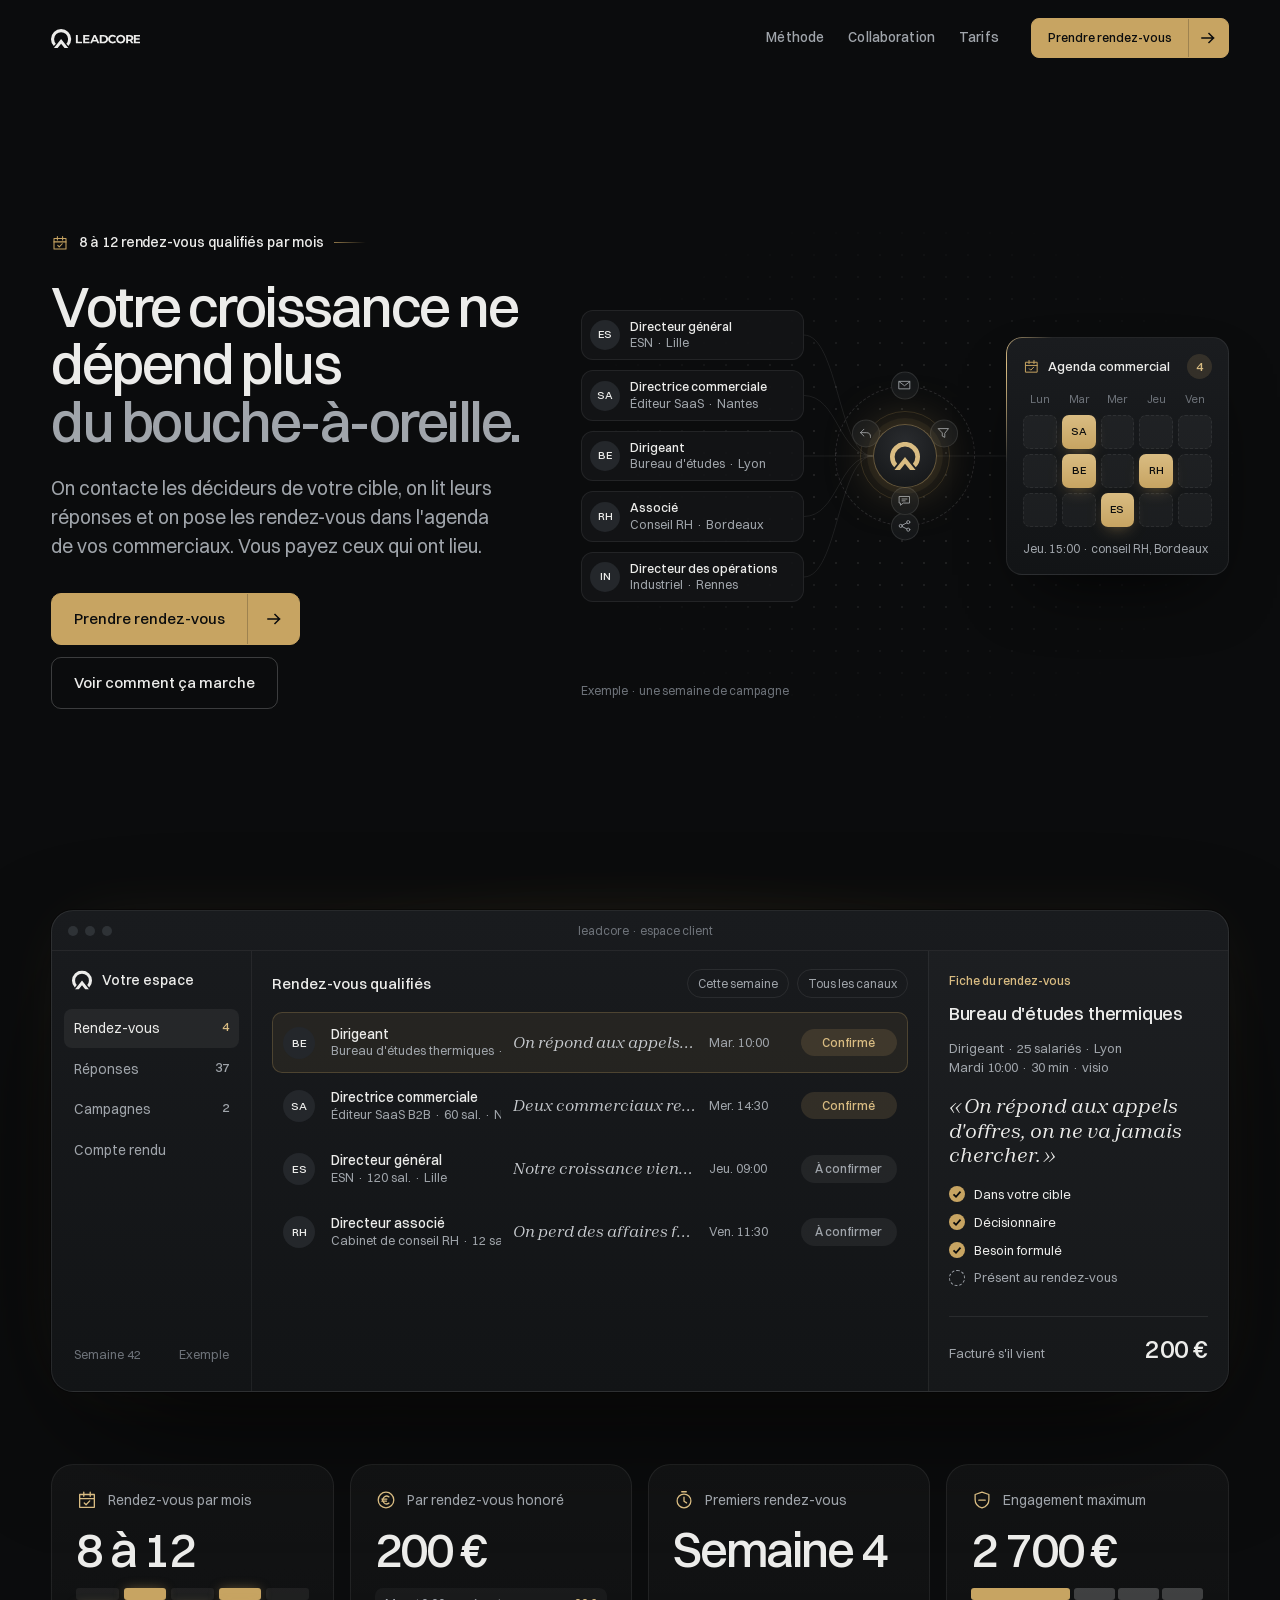
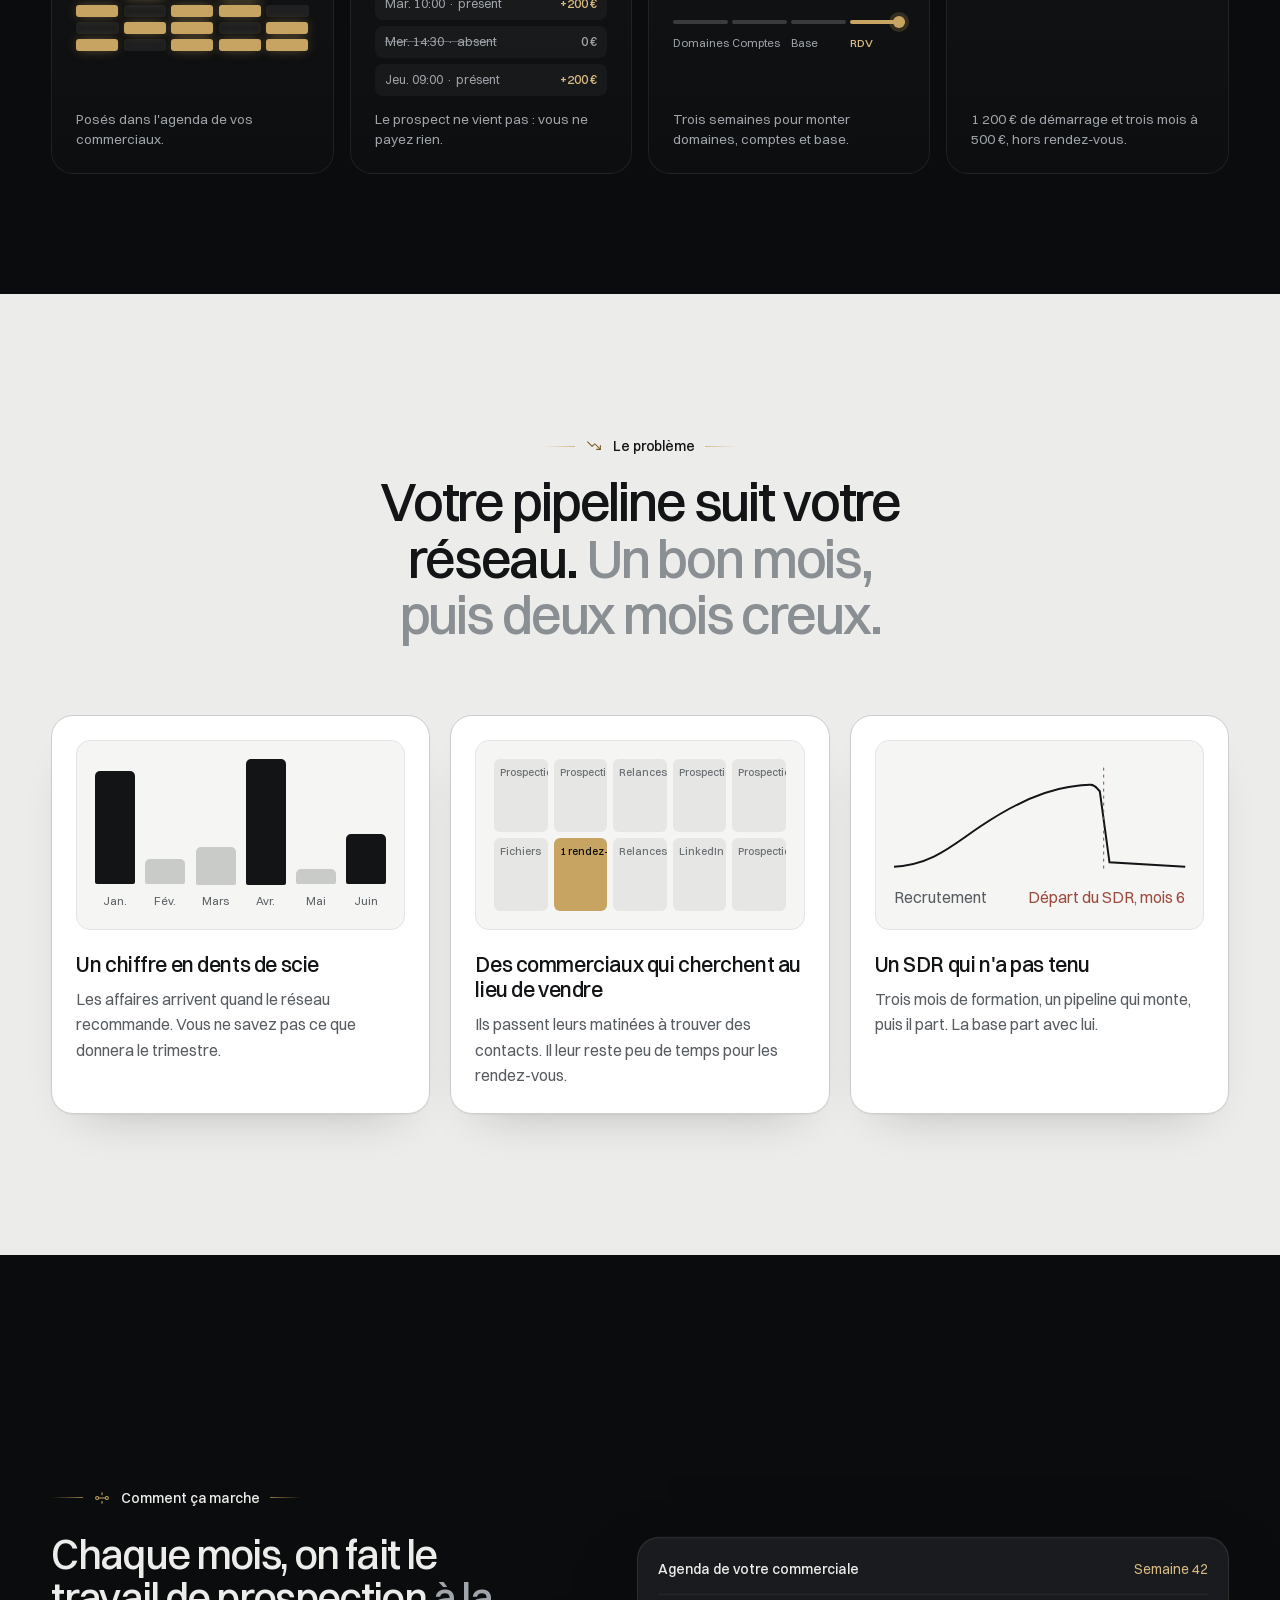
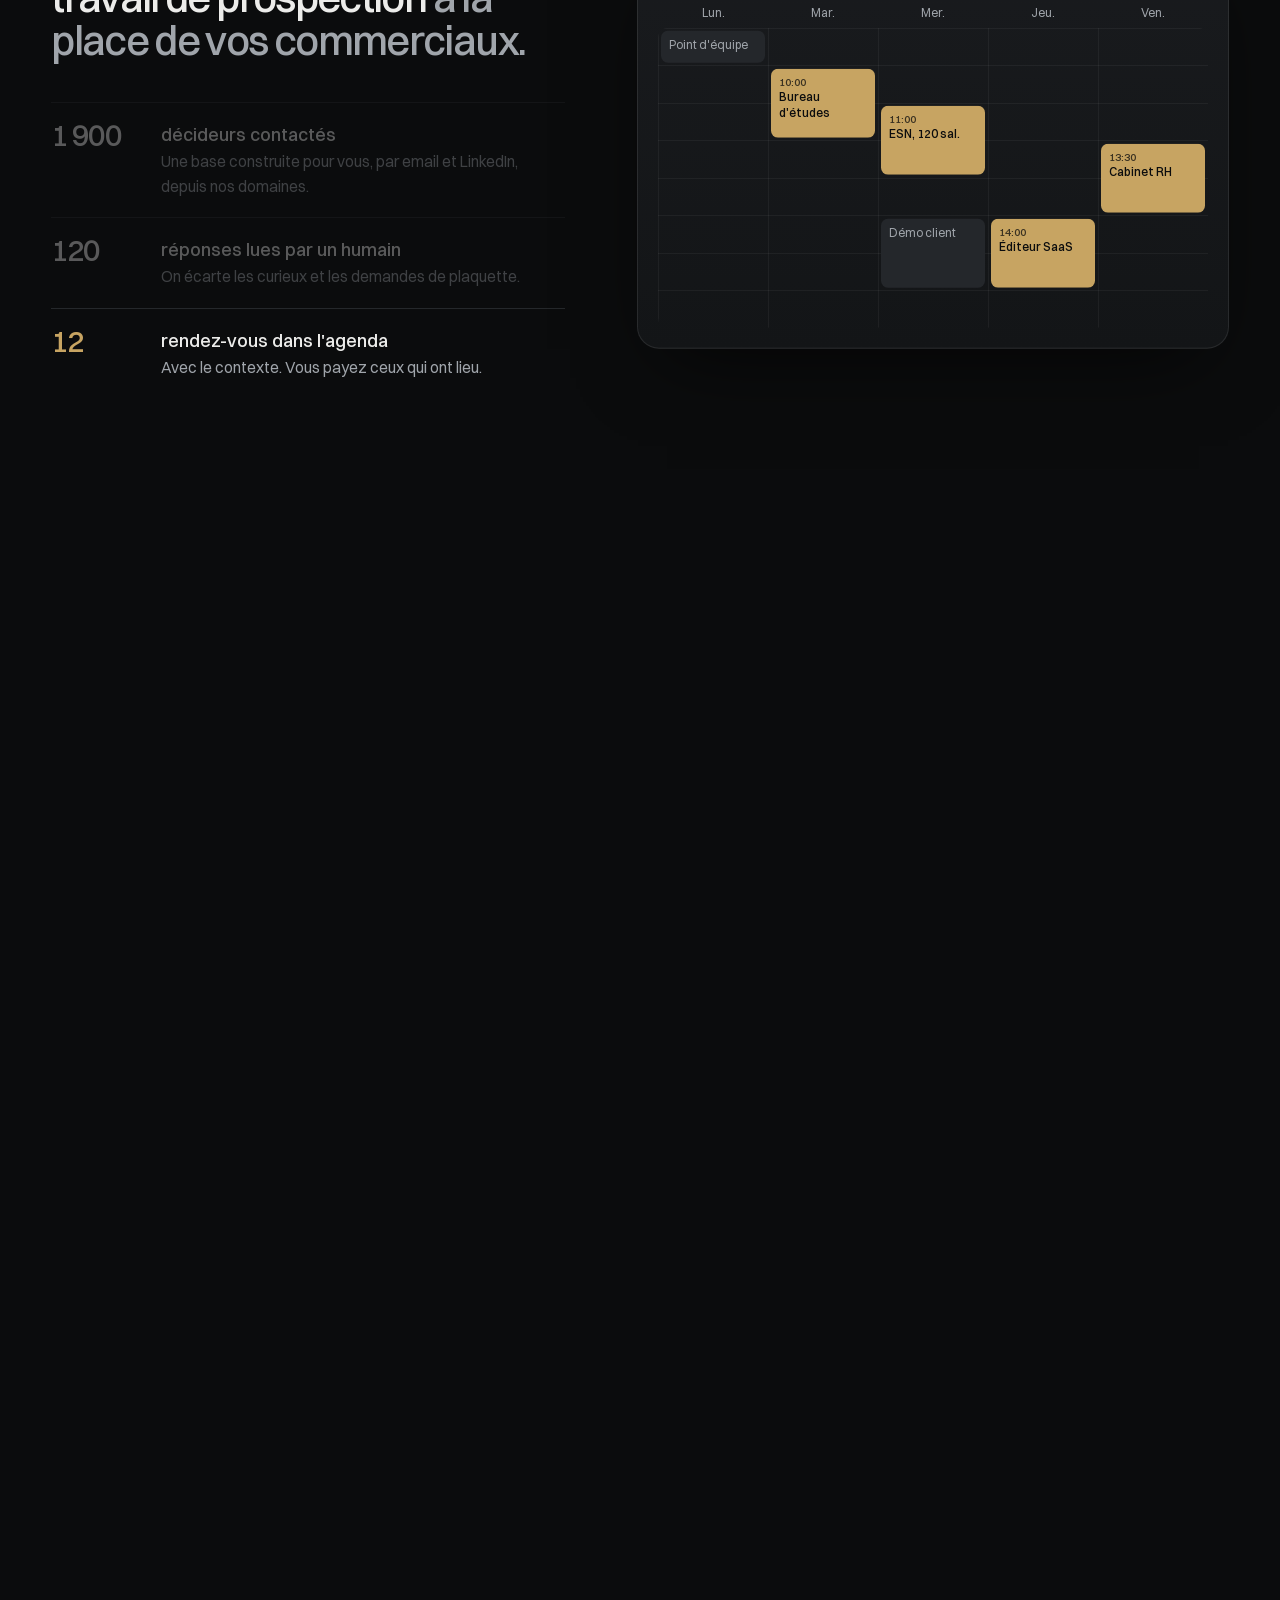
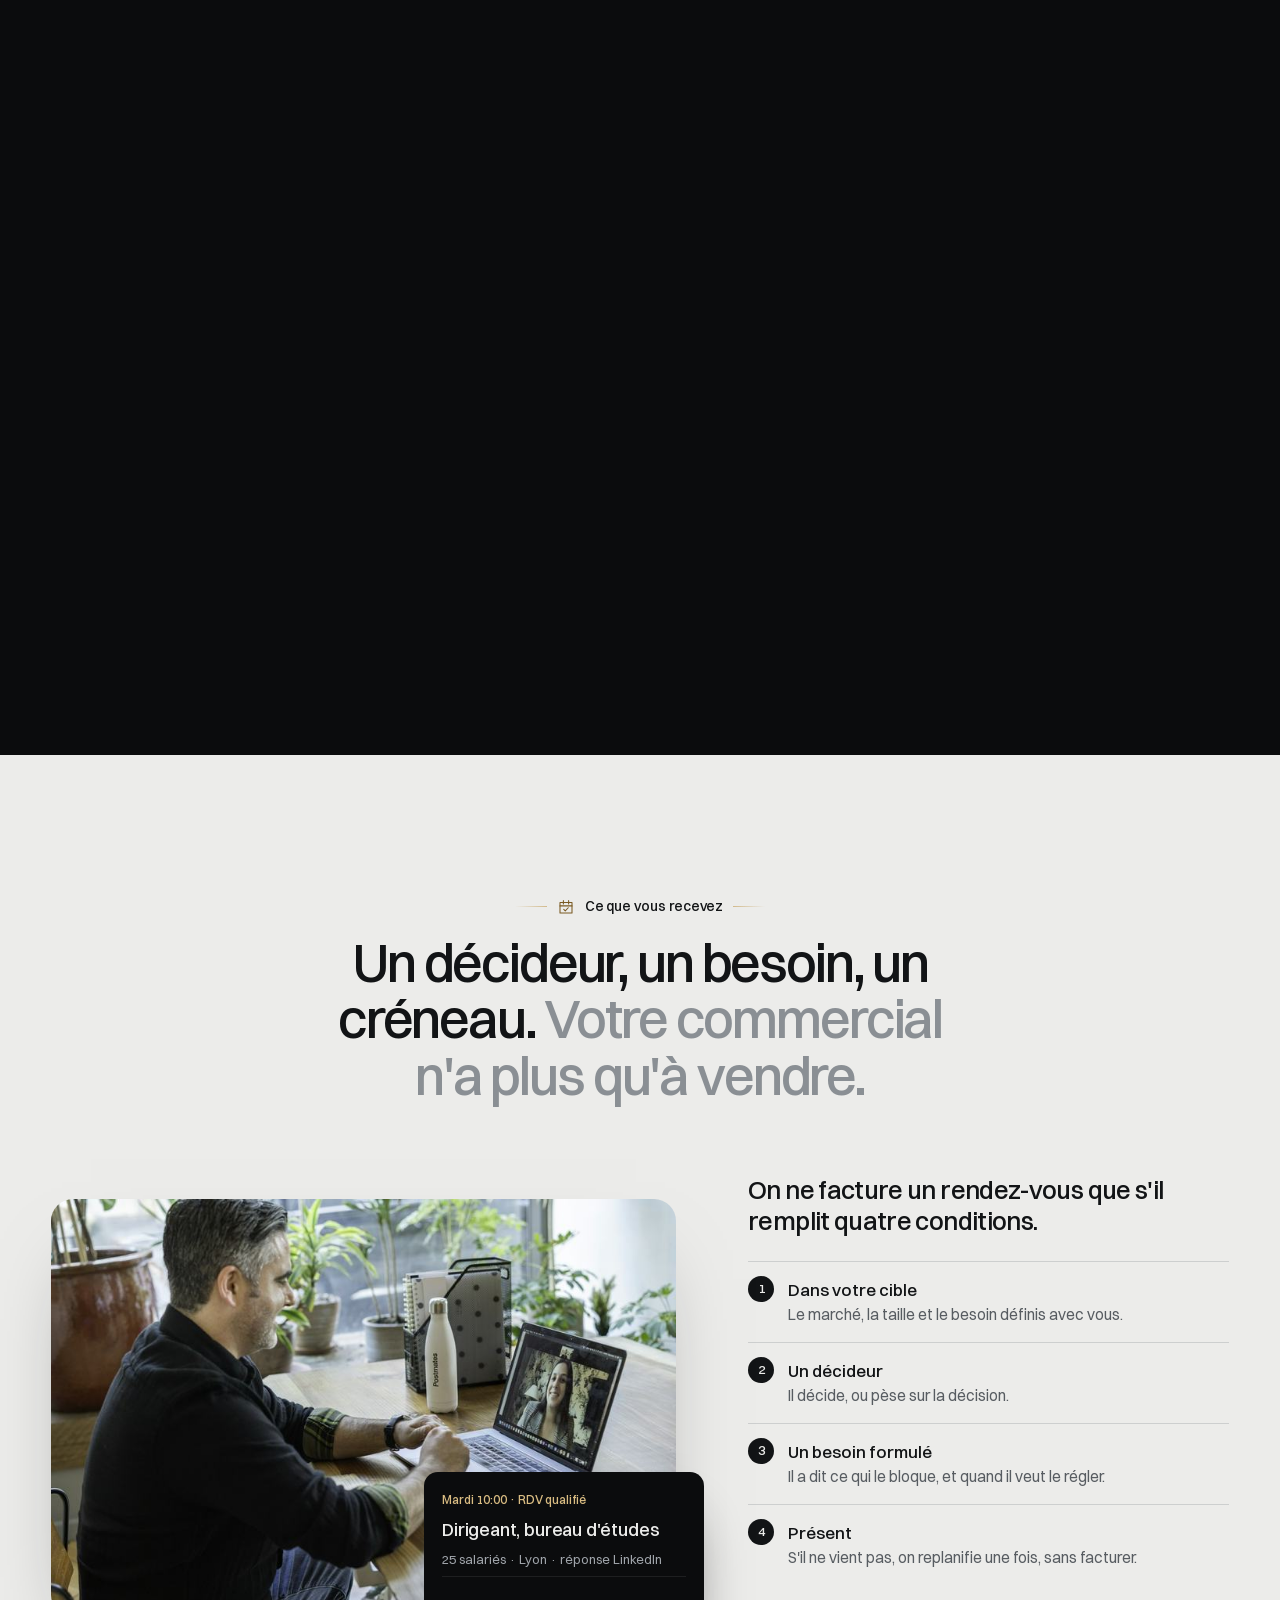
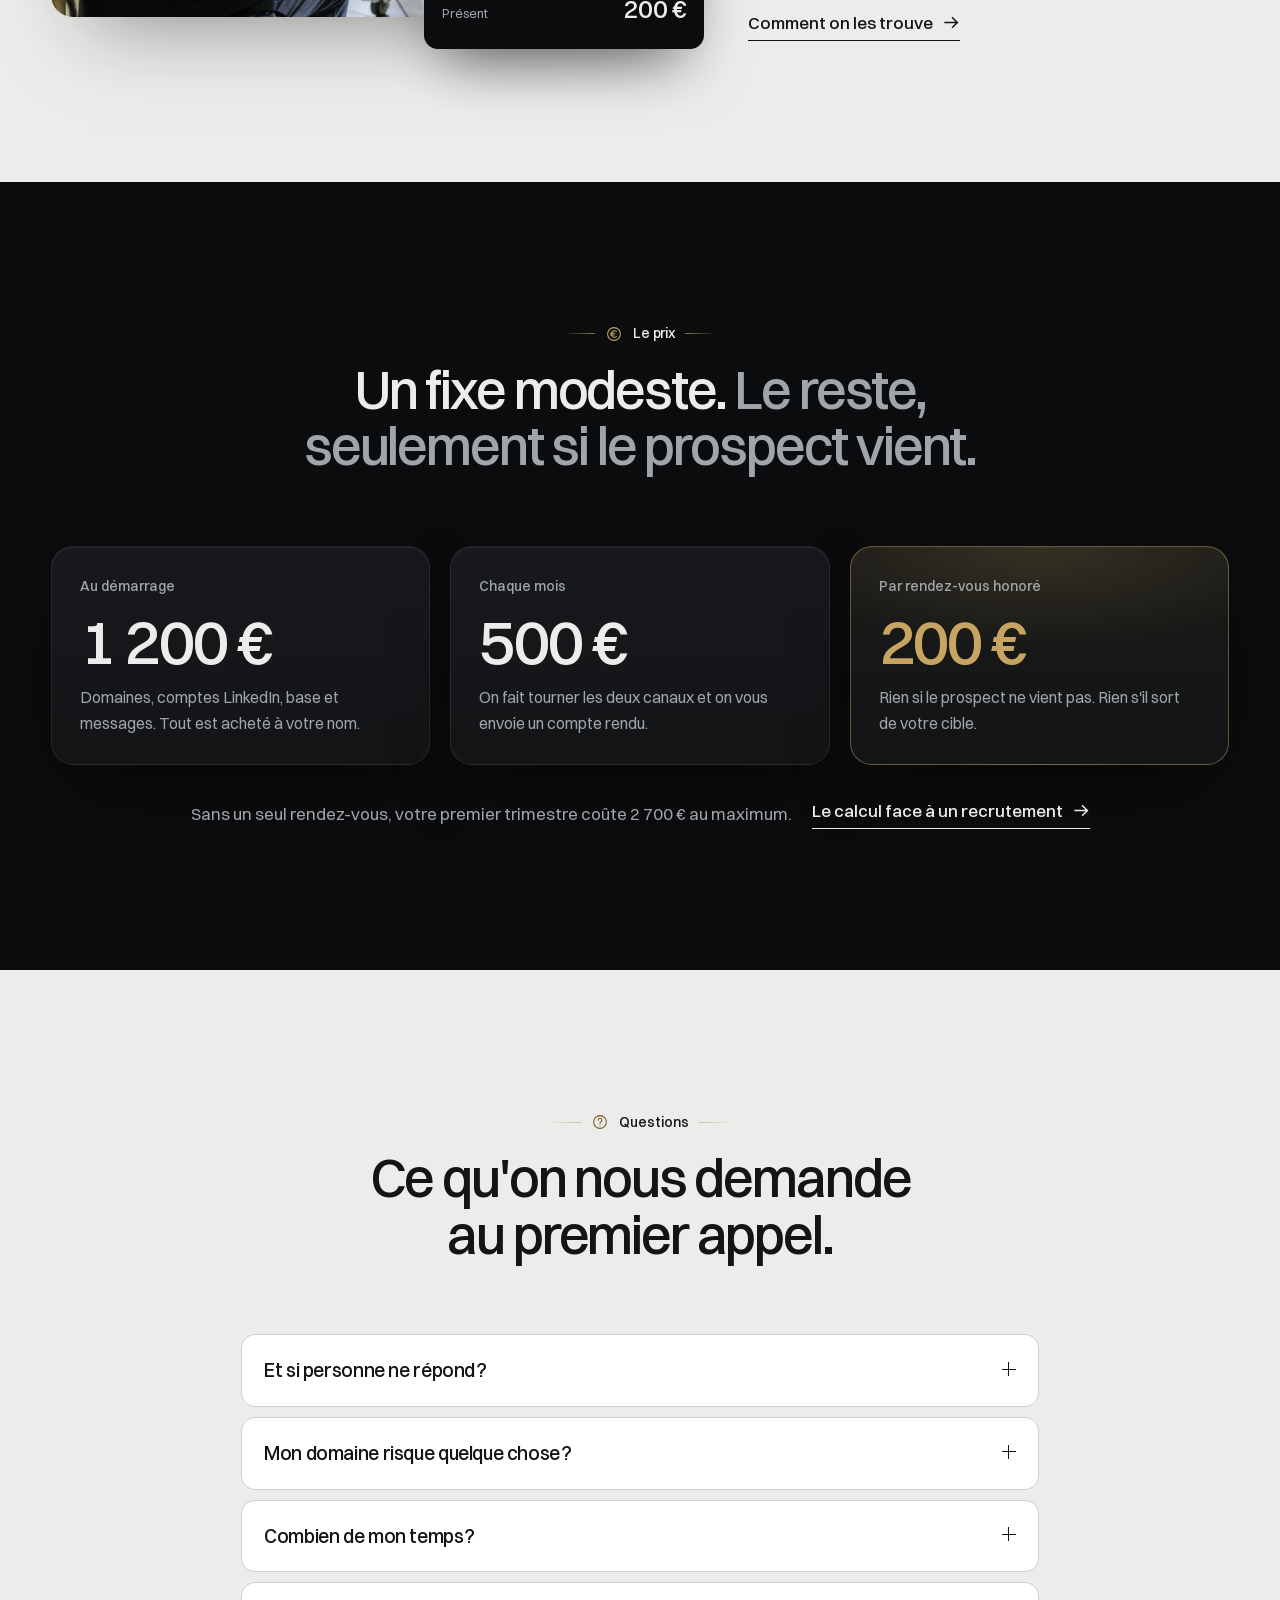
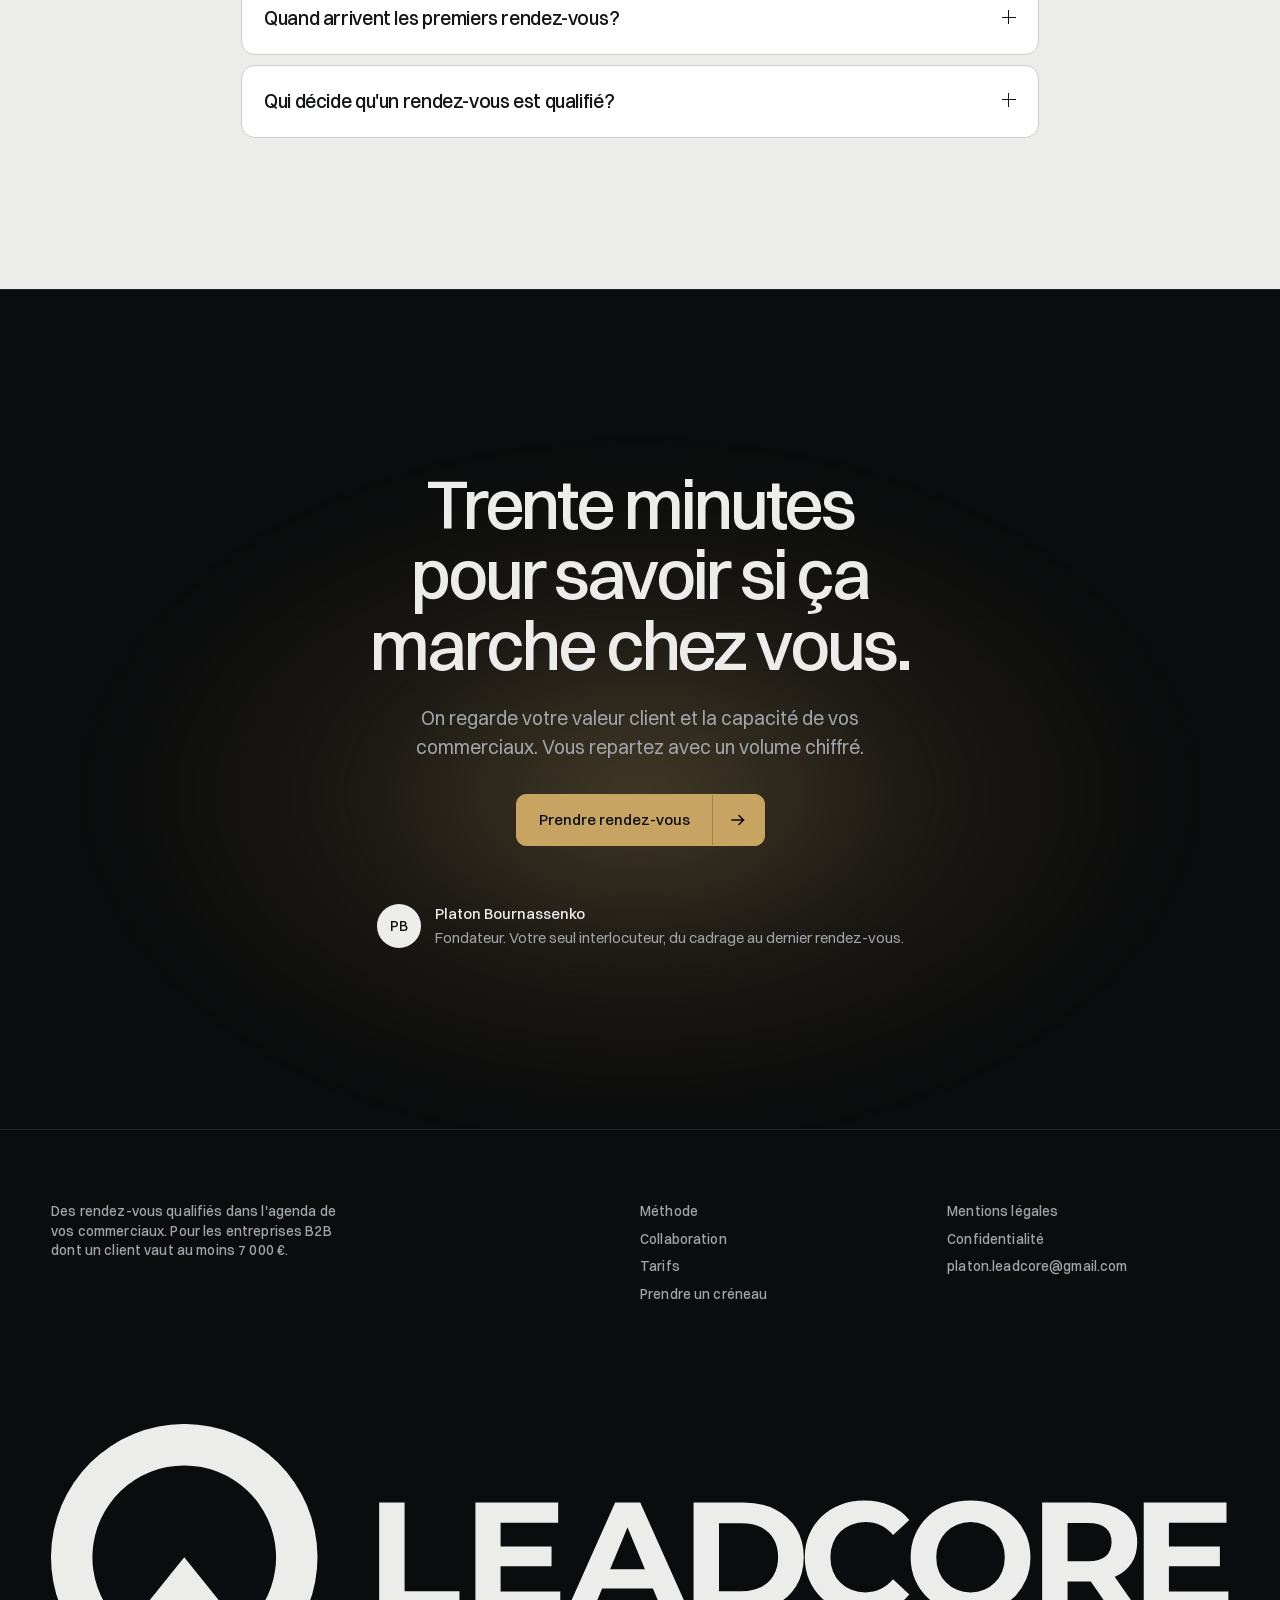
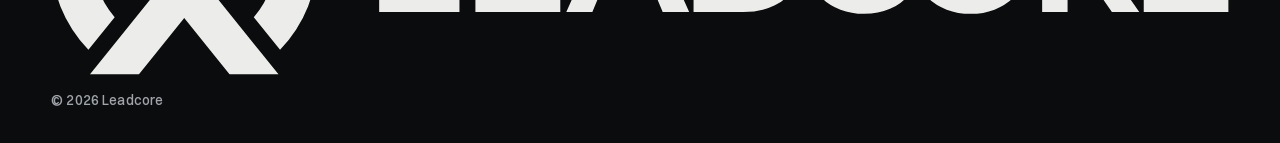
<file: site/index.html>
<!doctype html>
<html lang="fr">
<head>
<meta charset="utf-8">
<meta name="viewport" content="width=device-width,initial-scale=1,viewport-fit=cover">
<title>Leadcore — Des rendez-vous qualifiés, payés s'ils ont lieu</title>
<meta name="description" content="Leadcore remplit l’agenda de vos commerciaux de rendez-vous B2B qualifiés. Vous ne payez que ceux qui ont lieu. Pour les entreprises dont un client vaut au moins 7 000 €.">
<link rel="canonical" href="https://leadcore.fr/">
<meta property="og:type" content="website">
<meta property="og:locale" content="fr_FR">
<meta property="og:site_name" content="Leadcore">
<meta property="og:url" content="https://leadcore.fr/">
<meta property="og:title" content="Leadcore — Des rendez-vous qualifiés, payés s'ils ont lieu">
<meta property="og:description" content="Leadcore remplit l’agenda de vos commerciaux de rendez-vous B2B qualifiés. Vous ne payez que ceux qui ont lieu. Pour les entreprises dont un client vaut au moins 7 000 €.">
<meta property="og:image" content="https://leadcore.fr/assets/og-leadcore.png">
<meta property="og:image:width" content="1200">
<meta property="og:image:height" content="630">
<meta name="twitter:card" content="summary_large_image">
<meta name="theme-color" content="#0B0C0D">
<link rel="icon" href="data:image/svg+xml,%3Csvg xmlns='http://www.w3.org/2000/svg' viewBox='-150 -142 300 300'%3E%3Crect x='-150' y='-142' width='300' height='300' fill='%230B0C0D'/%3E%3Cg fill='%23ECECEA'%3E%3Cpath d='M-83.07 80.24A115.5 115.5 0 1 1 83.07 80.24L60.3 51.96A79.6 79.6 0 1 0 -60.3 51.96Z'/%3E%3Cpath d='M0 0L81.86 101.7L39.43 101.7L0 52.71L-39.43 101.7L-81.86 101.7Z'/%3E%3C/g%3E%3C/svg%3E">
<link rel="apple-touch-icon" href="assets/icon-180.png">
<link rel="preload" as="font" type="font/woff2" href="assets/fonts/switzer-300-c345686e.woff2" crossorigin>
<link rel="preload" as="font" type="font/woff2" href="assets/fonts/switzer-400-ddd95955.woff2" crossorigin>
<link rel="stylesheet" href="assets/brand.css?v=20261013f">
<link rel="stylesheet" href="assets/site.css?v=20261013f">
<script>document.documentElement.classList.add("js")</script>
</head>
<body class="p-index">
<a class="skip" href="#main">Aller au contenu</a>

<header class="hdr" id="hdr">
  <div class="wrap">
    <a class="hdr-logo" href="./" aria-label="Leadcore, accueil"><svg viewBox="0 0 1020.88 217.2" aria-hidden="true"><use href="assets/sprite.svg?v=20261013f#lockup"/></svg></a>
    <nav class="hdr-nav xs" aria-label="Navigation principale">
      <a href="methode.html">Méthode</a><a href="collaboration.html">Collaboration</a><a href="tarifs.html">Tarifs</a>
    </nav>
    <a class="btn or sm" href="rendez-vous.html"><span class="t">Prendre rendez-vous</span><span class="c" aria-hidden="true"><svg class="ar"><use href="assets/sprite.svg?v=20261013f#ar"/></svg><svg class="ar"><use href="assets/sprite.svg?v=20261013f#ar"/></svg></span></a>
  </div>
</header>

<main id="main">

<!-- ══════ HÉROS ══════ -->
<section class="h3ro" aria-labelledby="t-hero">
  <div class="wrap h3ro-g">
    <div class="h3ro-in">
      <p class="pill load" style="--d:0"><svg class="pic" aria-hidden="true"><use href="assets/sprite.svg?v=20261013f#i-cal"/></svg>8 à 12 rendez-vous qualifiés par mois</p>
      <h1 id="t-hero" class="h3ro-t">
        <span class="ln"><span class="load" style="--d:1">Votre croissance ne dépend plus</span></span>
        <span class="ln dim"><span class="load" style="--d:2">du bouche-à-oreille.</span></span>
      </h1>
      <p class="h3ro-s load" style="--d:4">On contacte les décideurs de votre cible, on lit leurs réponses et on pose les rendez-vous dans l'agenda de vos commerciaux. Vous payez ceux qui ont lieu.</p>
      <div class="h3ro-cta load" style="--d:5">
        <a class="btn or" href="rendez-vous.html"><span class="t">Prendre rendez-vous</span><span class="c" aria-hidden="true"><svg class="ar"><use href="assets/sprite.svg?v=20261013f#ar"/></svg><svg class="ar"><use href="assets/sprite.svg?v=20261013f#ar"/></svg></span></a>
        <a class="btn ghost" href="#comment"><span class="t">Voir comment ça marche</span></a>
      </div>
    </div>

    <figure class="beam load" style="--d:3" id="beam" aria-label="Schéma animé : les réponses de vos prospects arrivent chez Leadcore, qui ne transmet que les rendez-vous qualifiés à l'agenda de vos commerciaux.">
      <svg class="beam-svg" aria-hidden="true"></svg>
      <ul class="bm-pros" aria-hidden="true"><li><span class="av">ES</span><span class="who"><b>Directeur général</b>ESN · Lille</span></li><li><span class="av">SA</span><span class="who"><b>Directrice commerciale</b>Éditeur SaaS · Nantes</span></li><li><span class="av">BE</span><span class="who"><b>Dirigeant</b>Bureau d'études · Lyon</span></li><li><span class="av">RH</span><span class="who"><b>Associé</b>Conseil RH · Bordeaux</span></li><li><span class="av">IN</span><span class="who"><b>Directeur des opérations</b>Industriel · Rennes</span></li></ul>
      <div class="bm-coeur" aria-hidden="true">
        <div class="bm-orb o1"><span><svg class="pic" aria-hidden="true"><use href="assets/sprite.svg?v=20261013f#i-mail"/></svg></span><span><svg class="pic" aria-hidden="true"><use href="assets/sprite.svg?v=20261013f#i-reseau"/></svg></span></div>
        <div class="bm-orb o2"><span><svg class="pic" aria-hidden="true"><use href="assets/sprite.svg?v=20261013f#i-filtre"/></svg></span><span><svg class="pic" aria-hidden="true"><use href="assets/sprite.svg?v=20261013f#i-bulle"/></svg></span><span><svg class="pic" aria-hidden="true"><use href="assets/sprite.svg?v=20261013f#i-rep"/></svg></span></div>
        <div class="bm-noyau"><svg viewBox="0 0 231 217.2"><use href="assets/sprite.svg?v=20261013f#mark"/></svg></div>
      </div>
      <div class="bm-agenda" aria-hidden="true">
        <p class="bm-ah"><svg class="pic" aria-hidden="true"><use href="assets/sprite.svg?v=20261013f#i-cal"/></svg><span>Agenda commercial</span><b class="num" id="bmN">4</b></p>
        <div class="bm-j"><span>Lun</span><span>Mar</span><span>Mer</span><span>Jeu</span><span>Ven</span></div>
        <div class="bm-g" id="bmG"><i></i><i class="on">SA</i><i></i><i></i><i></i><i></i><i class="on">BE</i><i></i><i class="on">RH</i><i></i><i></i><i></i><i class="on">ES</i><i></i><i></i></div>
        <p class="bm-tag" id="bmT">Jeu. 15:00 · conseil RH, Bordeaux</p>
      </div>
      <figcaption>Exemple · une semaine de campagne</figcaption>
    </figure>
  </div>
  <div class="wrap scene load" style="--d:6">
    <div class="halo" aria-hidden="true"></div>
    <figure class="app" id="app" aria-label="Exemple d'interface : la liste des rendez-vous qualifiés de la semaine et la fiche de l'un d'eux.">
      <div class="app-bar" aria-hidden="true"><i></i><i></i><i></i><span>leadcore · espace client</span></div>
      <div class="app-in">
        <nav class="app-nav" aria-hidden="true">
          <p class="app-logo"><svg viewBox="0 0 231 217.2"><use href="assets/sprite.svg?v=20261013f#mark"/></svg>Votre espace</p>
          <a class="on">Rendez-vous <b id="appN">4</b></a>
          <a>Réponses <b>37</b></a>
          <a>Campagnes <b>2</b></a>
          <a>Compte rendu</a>
          <p class="app-sem">Semaine 42<span>Exemple</span></p>
        </nav>
        <div class="app-main">
          <div class="app-h"><b>Rendez-vous qualifiés</b><span class="chip">Cette semaine</span><span class="chip">Tous les canaux</span></div>
          <ol class="app-l" id="appL">
            <li class="sel" data-t="Bureau d'études thermiques" data-m="Dirigeant · 25 salariés · Lyon&lt;br&gt;Mardi 10:00 · 30 min · visio" data-q="On répond aux appels d'offres, on ne va jamais chercher."><span class="av">BE</span><span class="who"><b>Dirigeant</b>Bureau d'études thermiques · 25 sal. · Lyon</span><q>On répond aux appels d'offres, on ne va jamais chercher.</q><span class="when">Mar. 10:00</span><span class="st ok">Confirmé</span></li>
            <li data-t="Éditeur SaaS B2B" data-m="Directrice commerciale · 60 salariés · Nantes&lt;br&gt;Mercredi 14:30 · 30 min · visio" data-q="Deux commerciaux recrutés, pas assez de rendez-vous à leur donner."><span class="av">SA</span><span class="who"><b>Directrice commerciale</b>Éditeur SaaS B2B · 60 sal. · Nantes</span><q>Deux commerciaux recrutés, pas assez de rendez-vous.</q><span class="when">Mer. 14:30</span><span class="st ok">Confirmé</span></li>
            <li data-t="ESN" data-m="Directeur général · 120 salariés · Lille&lt;br&gt;Jeudi 09:00 · 30 min · visio" data-q="Notre croissance vient du bouche-à-oreille, elle plafonne."><span class="av">ES</span><span class="who"><b>Directeur général</b>ESN · 120 sal. · Lille</span><q>Notre croissance vient du bouche-à-oreille, elle plafonne.</q><span class="when">Jeu. 09:00</span><span class="st">À confirmer</span></li>
            <li data-t="Cabinet de conseil RH" data-m="Directeur associé · 12 salariés · Bordeaux&lt;br&gt;Vendredi 11:30 · 30 min · visio" data-q="On perd des affaires faute d'être consultés en amont."><span class="av">RH</span><span class="who"><b>Directeur associé</b>Cabinet de conseil RH · 12 sal. · Bordeaux</span><q>On perd des affaires faute d'être consultés en amont.</q><span class="when">Ven. 11:30</span><span class="st">À confirmer</span></li>
          </ol>
        </div>
        <aside class="app-fiche">
          <p class="af-k">Fiche du rendez-vous</p>
          <p class="af-t">Bureau d'études thermiques</p>
          <p class="af-m">Dirigeant · 25 salariés · Lyon<br>Mardi 10:00 · 30 min · visio</p>
          <blockquote>«&#8239;On répond aux appels d'offres, on ne va jamais chercher.&#8239;»</blockquote>
          <ul class="af-ok">
            <li>Dans votre cible</li><li>Décisionnaire</li><li>Besoin formulé</li><li class="att">Présent au rendez-vous</li>
          </ul>
          <p class="af-p"><span>Facturé s'il vient</span><b>200&nbsp;€</b></p>
        </aside>
      </div>
      <div class="toast" id="toast" aria-hidden="true"><i></i><span><b>Nouveau rendez-vous qualifié</b><span id="toastT">Mardi 10:00 · bureau d'études, Lyon</span></span></div>
    </figure>
  </div>

  <div class="wrap">
    <div class="chiffres" id="chiffres">
      <article class="cf cf-cal">
        <p class="cf-k"><svg class="pic"><use href="assets/sprite.svg?v=20261013f#i-cal"/></svg>Rendez-vous par mois</p>
        <p class="cf-n num"><span class="cnt" data-to="8">8</span> à <span class="cnt" data-to="12">12</span></p>
        <div class="cf-g cal" aria-hidden="true"><i></i><i class="o"></i><i></i><i class="o"></i><i></i><i class="o"></i><i></i><i class="o"></i><i class="o"></i><i></i><i></i><i class="o"></i><i class="o"></i><i></i><i class="o"></i><i class="o"></i><i></i><i class="o"></i><i class="o"></i><i class="o"></i></div>
        <p class="cf-s">Posés dans l'agenda de vos commerciaux.</p>
      </article>
      <article class="cf">
        <p class="cf-k"><svg class="pic"><use href="assets/sprite.svg?v=20261013f#i-euro"/></svg>Par rendez-vous honoré</p>
        <p class="cf-n num"><span class="cnt" data-to="200">200</span>&nbsp;€</p>
        <ul class="cf-g recu" aria-hidden="true">
          <li><span>Mar. 10:00 · présent</span><b>+200&nbsp;€</b></li>
          <li class="nul"><span>Mer. 14:30 · absent</span><b>0&nbsp;€</b></li>
          <li><span>Jeu. 09:00 · présent</span><b>+200&nbsp;€</b></li>
        </ul>
        <p class="cf-s">Le prospect ne vient pas : vous ne payez rien.</p>
      </article>
      <article class="cf">
        <p class="cf-k"><svg class="pic"><use href="assets/sprite.svg?v=20261013f#i-temps"/></svg>Premiers rendez-vous</p>
        <p class="cf-n num">Semaine&nbsp;<span class="cnt" data-to="4">4</span></p>
        <ol class="cf-g sem" aria-hidden="true"><li>Domaines</li><li>Comptes</li><li>Base</li><li class="o">RDV</li></ol>
        <p class="cf-s">Trois semaines pour monter domaines, comptes et base.</p>
      </article>
      <article class="cf">
        <p class="cf-k"><svg class="pic"><use href="assets/sprite.svg?v=20261013f#i-plafond"/></svg>Engagement maximum</p>
        <p class="cf-n num"><span class="cnt" data-to="2700">2&nbsp;700</span>&nbsp;€</p>
        <div class="cf-g pile" aria-hidden="true"><i style="--w:1200"></i><i style="--w:500"></i><i style="--w:500"></i><i style="--w:500"></i></div>
        <p class="cf-s">1&nbsp;200&nbsp;€ de démarrage et trois mois à 500&nbsp;€, hors rendez-vous.</p>
      </article>
    </div>
  </div>
</section>

<!-- ══════ LE PROBLÈME ══════ -->
<section class="sec clair" id="probleme" aria-labelledby="t-pb">
  <div class="wrap">
    <header class="sec-h rise">
      <p class="pill"><svg class="pic" aria-hidden="true"><use href="assets/sprite.svg?v=20261013f#i-baisse"/></svg>Le problème</p>
      <h2 id="t-pb" class="sec-t">Votre pipeline suit votre réseau. <span class="dim">Un bon mois, puis deux mois creux.</span></h2>
    </header>
    <div class="maux">
      <article class="mal rise" id="mal1">
        <div class="mal-v" aria-hidden="true">
          <div class="barres6"><i style="--v:.9"></i><i style="--v:.2"></i><i style="--v:.3"></i><i style="--v:1"></i><i style="--v:.12"></i><i style="--v:.4"></i></div>
          <div class="mois"><span>Jan.</span><span>Fév.</span><span>Mars</span><span>Avr.</span><span>Mai</span><span>Juin</span></div>
        </div>
        <h3>Un chiffre en dents de scie</h3>
        <p>Les affaires arrivent quand le réseau recommande. Vous ne savez pas ce que donnera le trimestre.</p>
      </article>
      <article class="mal rise" id="mal2">
        <div class="mal-v" aria-hidden="true">
          <div class="semaine5">
            <span class="pr">Prospection</span><span class="pr">Prospection</span><span class="pr">Relances</span><span class="pr">Prospection</span><span class="pr">Prospection</span>
            <span class="pr">Fichiers</span><span class="rv">1 rendez-vous</span><span class="pr">Relances</span><span class="pr">LinkedIn</span><span class="pr">Prospection</span>
          </div>
        </div>
        <h3>Des commerciaux qui cherchent au lieu de vendre</h3>
        <p>Ils passent leurs matinées à trouver des contacts. Il leur reste peu de temps pour les rendez-vous.</p>
      </article>
      <article class="mal rise" id="mal3">
        <div class="mal-v" aria-hidden="true">
          <svg class="courbe" viewBox="0 0 300 110" preserveAspectRatio="none"><path pathLength="1" d="M0 100 C40 98 60 80 90 62 S150 30 180 26 S205 24 212 30 L222 96 L300 100"/><line x1="216" y1="8" x2="216" y2="104"/></svg>
          <p class="courbe-l"><span>Recrutement</span><span>Départ du SDR, mois 6</span></p>
        </div>
        <h3>Un SDR qui n'a pas tenu</h3>
        <p>Trois mois de formation, un pipeline qui monte, puis il part. La base part avec lui.</p>
      </article>
    </div>
  </div>
</section>

<!-- ══════ COMMENT ══════ -->
<section class="cmt" id="comment" aria-labelledby="t-cmt">
  <div class="cmt-stage">
    <div class="wrap cmt-in">
      <div class="cmt-g">
        <p class="pill"><svg class="pic" aria-hidden="true"><use href="assets/sprite.svg?v=20261013f#i-etapes"/></svg>Comment ça marche</p>
        <h2 id="t-cmt" class="sec-t">Chaque mois, on fait le travail de prospection <span class="dim">à la place de vos commerciaux.</span></h2>
        <ol class="cmt-steps" id="cmtSteps">
          <li data-i="0"><span class="num">1&nbsp;900</span><b>décideurs contactés</b><p>Une base construite pour vous, par email et LinkedIn, depuis nos domaines.</p></li>
          <li data-i="1"><span class="num">120</span><b>réponses lues par un humain</b><p>On écarte les curieux et les demandes de plaquette.</p></li>
          <li data-i="2"><span class="num or-t">12</span><b>rendez-vous dans l'agenda</b><p>Avec le contexte. Vous payez ceux qui ont lieu.</p></li>
        </ol>
      </div>
      <div class="cmt-d" aria-hidden="true">
        <div class="ecran" data-i="0">
          <p class="ec-h"><b>Base · bureaux d'études, 10 à 50 salariés</b><span class="num" id="cBase">1&nbsp;900 contacts</span></p>
          <ul class="ec-base">
            <li><span>Thermibat Ingénierie</span><span>Dirigeant</span><span class="v">Vérifié</span></li>
            <li><span>Structura Conseil</span><span>Directeur technique</span><span class="v">Vérifié</span></li>
            <li><span>Hélios Études</span><span>Gérante</span><span class="v">Vérifié</span></li>
            <li class="x"><span>Votre client actuel</span><span>Exclu</span><span class="v">Retiré</span></li>
            <li><span>Arcane Fluides</span><span>Dirigeant</span><span class="v">Vérifié</span></li>
            <li><span>Novaclim Bureau</span><span>Directeur général</span><span class="v">Vérifié</span></li>
          </ul>
        </div>
        <div class="ecran" data-i="1">
          <p class="ec-h"><b>Réponses à trier</b><span class="num">120 ce mois</span></p>
          <ul class="ec-rep">
            <li class="q"><span class="tag">Qualifiée</span><q>Rappelez-moi jeudi, on cherche justement pour le T1.</q><span class="src">LinkedIn</span></li>
            <li class="n"><span class="tag">Écartée</span><q>Envoyez-moi une plaquette.</q><span class="src">Email</span></li>
            <li class="q"><span class="tag">Qualifiée</span><q>On a perdu deux appels d'offres ce trimestre. Parlons-en.</q><span class="src">Email</span></li>
            <li class="n"><span class="tag">Écartée</span><q>Je suis stagiaire, je transmets.</q><span class="src">Email</span></li>
          </ul>
        </div>
        <div class="ecran" data-i="2">
          <p class="ec-h"><b>Agenda de votre commerciale</b><span class="num">Semaine 42</span></p>
          <div class="ec-ag">
            <div class="ec-j"><span>Lun.</span><span>Mar.</span><span>Mer.</span><span>Jeu.</span><span>Ven.</span></div>
            <div class="ec-g">
              <i class="ev occ" style="--j:0;--h:0;--l:1">Point d'équipe</i>
              <i class="ev occ" style="--j:2;--h:5;--l:2">Démo client</i>
              <i class="ev rdv" style="--j:1;--h:1;--l:2"><b>10:00</b>Bureau d'études</i>
              <i class="ev rdv" style="--j:2;--h:2;--l:2"><b>11:00</b>ESN, 120 sal.</i>
              <i class="ev rdv" style="--j:3;--h:5;--l:2"><b>14:00</b>Éditeur SaaS</i>
              <i class="ev rdv" style="--j:4;--h:3;--l:2"><b>13:30</b>Cabinet RH</i>
            </div>
          </div>
        </div>
      </div>
    </div>
  </div>
</section>

<!-- ══════ LE RÉSULTAT ══════ -->
<section class="sec clair" id="resultat" aria-labelledby="t-res">
  <div class="wrap">
    <header class="sec-h rise">
      <p class="pill"><svg class="pic" aria-hidden="true"><use href="assets/sprite.svg?v=20261013f#i-cal"/></svg>Ce que vous recevez</p>
      <h2 id="t-res" class="sec-t">Un décideur, un besoin, un créneau. <span class="dim">Votre commercial n'a plus qu'à vendre.</span></h2>
    </header>
    <div class="res">
      <figure class="res-ph rise">
        <img src="assets/img/appel-1600.jpg" srcset="assets/img/appel-800.jpg 800w, assets/img/appel-1600.jpg 1600w" sizes="(max-width:900px) 100vw, 60vw" width="1600" height="1067" loading="lazy" alt="Un commercial en visio avec une prospecte, depuis son bureau.">
        <div class="res-carte">
          <p class="af-k">Mardi 10:00 · RDV qualifié</p>
          <p class="af-t">Dirigeant, bureau d'études</p>
          <p class="af-m">25 salariés · Lyon · réponse LinkedIn</p>
          <p class="af-p"><span>Présent</span><b>200&nbsp;€</b></p>
        </div>
      </figure>
      <div class="res-c rise">
        <h3>On ne facture un rendez-vous que s'il remplit quatre conditions.</h3>
        <ol class="conds">
          <li><b>Dans votre cible</b><span>Le marché, la taille et le besoin définis avec vous.</span></li>
          <li><b>Un décideur</b><span>Il décide, ou pèse sur la décision.</span></li>
          <li><b>Un besoin formulé</b><span>Il a dit ce qui le bloque, et quand il veut le régler.</span></li>
          <li><b>Présent</b><span>S'il ne vient pas, on replanifie une fois, sans facturer.</span></li>
        </ol>
        <a class="lien" href="methode.html">Comment on les trouve <svg class="ar" aria-hidden="true"><use href="assets/sprite.svg?v=20261013f#ar"/></svg></a>
      </div>
    </div>
  </div>
</section>

<!-- ══════ PRIX ══════ -->
<section class="sec" id="prix" aria-labelledby="t-prix">
  <div class="wrap">
    <header class="sec-h rise">
      <p class="pill"><svg class="pic" aria-hidden="true"><use href="assets/sprite.svg?v=20261013f#i-euro"/></svg>Le prix</p>
      <h2 id="t-prix" class="sec-t">Un fixe modeste. <span class="dim">Le reste, seulement si le prospect vient.</span></h2>
    </header>
    <div class="tarifs3">
      <article class="tf rise"><p class="tf-k">Au démarrage</p><p class="tf-p num"><span class="cnt" data-to="1200">1&nbsp;200</span>&nbsp;€</p><p>Domaines, comptes LinkedIn, base et messages. Tout est acheté à votre nom.</p></article>
      <article class="tf rise"><p class="tf-k">Chaque mois</p><p class="tf-p num"><span class="cnt" data-to="500">500</span>&nbsp;€</p><p>On fait tourner les deux canaux et on vous envoie un compte rendu.</p></article>
      <article class="tf tf-or rise"><p class="tf-k">Par rendez-vous honoré</p><p class="tf-p num"><span class="cnt" data-to="200">200</span>&nbsp;€</p><p>Rien si le prospect ne vient pas. Rien s'il sort de votre cible.</p></article>
    </div>
    <p class="tf-pied rise">Sans un seul rendez-vous, votre premier trimestre coûte 2&nbsp;700&nbsp;€ au maximum. <a class="lien" href="tarifs.html">Le calcul face à un recrutement <svg class="ar" aria-hidden="true"><use href="assets/sprite.svg?v=20261013f#ar"/></svg></a></p>
  </div>
</section>

<!-- ══════ QUESTIONS ══════ -->
<section class="sec clair" id="questions" aria-labelledby="t-q">
  <div class="wrap faq-w">
    <header class="sec-h rise">
      <p class="pill"><svg class="pic" aria-hidden="true"><use href="assets/sprite.svg?v=20261013f#i-question"/></svg>Questions</p>
      <h2 id="t-q" class="sec-t">Ce qu'on nous demande au premier appel.</h2>
    </header>
    <div class="faq rise">
      <details><summary>Et si personne ne répond&#8239;?</summary><p>Vous payez le départ et le fixe&#8239;: 2&nbsp;700&nbsp;€ sur trois mois, au maximum. Vous gardez la base, les domaines et les messages.</p></details>
      <details><summary>Mon domaine risque quelque chose&#8239;?</summary><p>Non. On écrit depuis des domaines achetés pour vous. Votre adresse principale ne sert jamais à prospecter.</p></details>
      <details><summary>Combien de mon temps&#8239;?</summary><p>Deux heures la première semaine, une relecture de trente minutes la troisième, puis trente minutes par semaine.</p></details>
      <details><summary>Quand arrivent les premiers rendez-vous&#8239;?</summary><p>En semaine 4. Les trois premières servent à monter les domaines, les comptes et la base.</p></details>
      <details><summary>Qui décide qu'un rendez-vous est qualifié&#8239;?</summary><p>Vous. On écrit la définition ensemble, avec vos mots, et elle part dans le contrat.</p></details>
    </div>
  </div>
</section>

<!-- ══════ APPEL FINAL ══════ -->
<section class="final" aria-labelledby="t-fin">
  <div class="halo halo-b" aria-hidden="true"></div>
  <div class="wrap final-in">
    <h2 id="t-fin" class="final-t rise">Trente minutes pour savoir si ça marche chez vous.</h2>
    <p class="h3ro-s rise">On regarde votre valeur client et la capacité de vos commerciaux. Vous repartez avec un volume chiffré.</p>
    <div class="h3ro-cta rise">
      <a class="btn or" href="rendez-vous.html"><span class="t">Prendre rendez-vous</span><span class="c" aria-hidden="true"><svg class="ar"><use href="assets/sprite.svg?v=20261013f#ar"/></svg><svg class="ar"><use href="assets/sprite.svg?v=20261013f#ar"/></svg></span></a>
    </div>
    <p class="qui rise"><span class="av">PB</span><span><b>Platon Bournassenko</b>Fondateur. Votre seul interlocuteur, du cadrage au dernier rendez-vous.</span></p>
  </div>
</section>
</main>

<footer class="ftr">
  <div class="wrap">
    <div class="ftr-grid xs">
      <p class="dim">Des rendez-vous qualifiés dans l'agenda de vos commerciaux. Pour les entreprises B2B dont un client vaut au moins 7&nbsp;000&nbsp;€.</p>
      <nav aria-label="Pied de page"><a href="methode.html">Méthode</a><a href="collaboration.html">Collaboration</a><a href="tarifs.html">Tarifs</a><a href="rendez-vous.html">Prendre un créneau</a></nav>
      <nav aria-label="Informations légales"><a href="mentions-legales.html">Mentions légales</a><a href="confidentialite.html">Confidentialité</a><a data-email href="mailto:platon.leadcore@gmail.com">platon.leadcore@gmail.com</a></nav>
    </div>
    <svg class="ftr-logo" viewBox="0 0 1020.88 217.2" role="img" aria-label="Leadcore"><use href="assets/sprite.svg?v=20261013f#lockup"/></svg>
    <p class="xs dim ftr-c">© 2026 Leadcore</p>
  </div>
</footer>

<script src="assets/config.js?v=20261013f"></script>
<script src="assets/site.js?v=20261013f" defer></script>
</body>
</html>
</file>
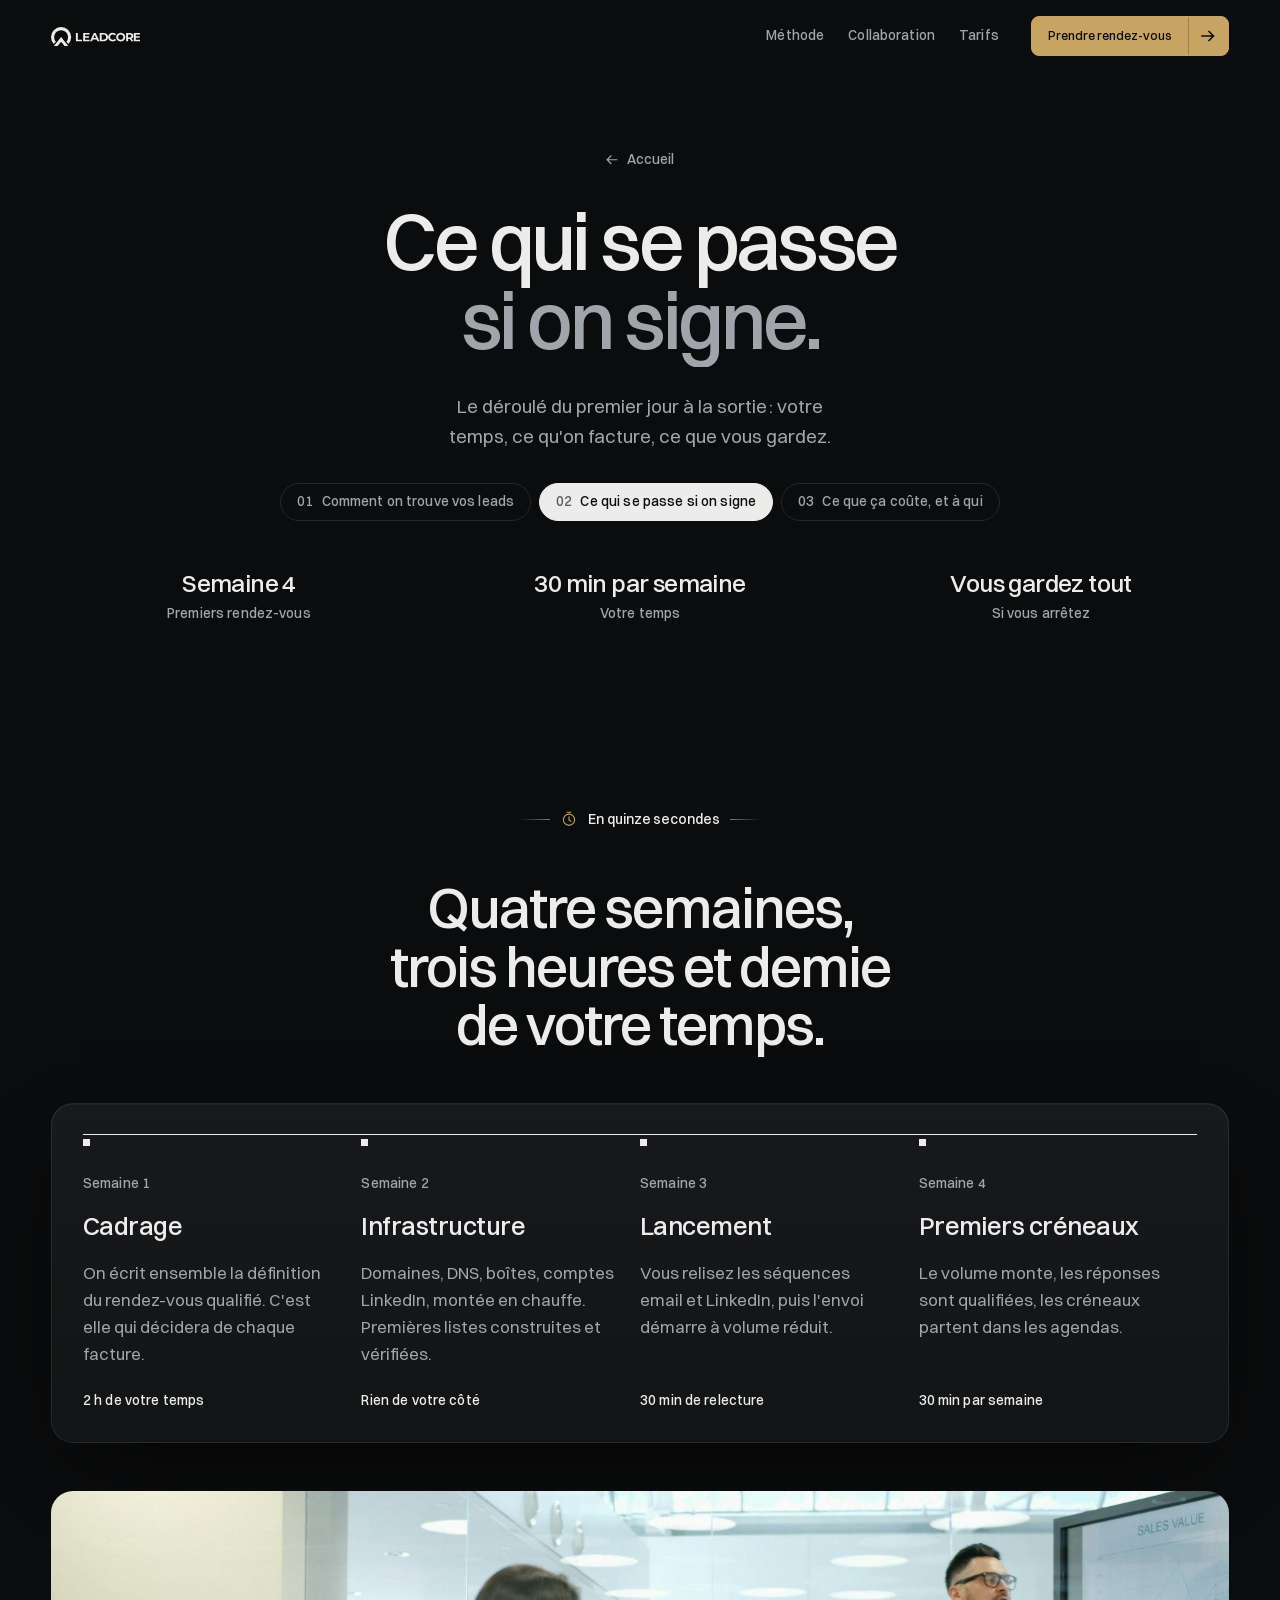
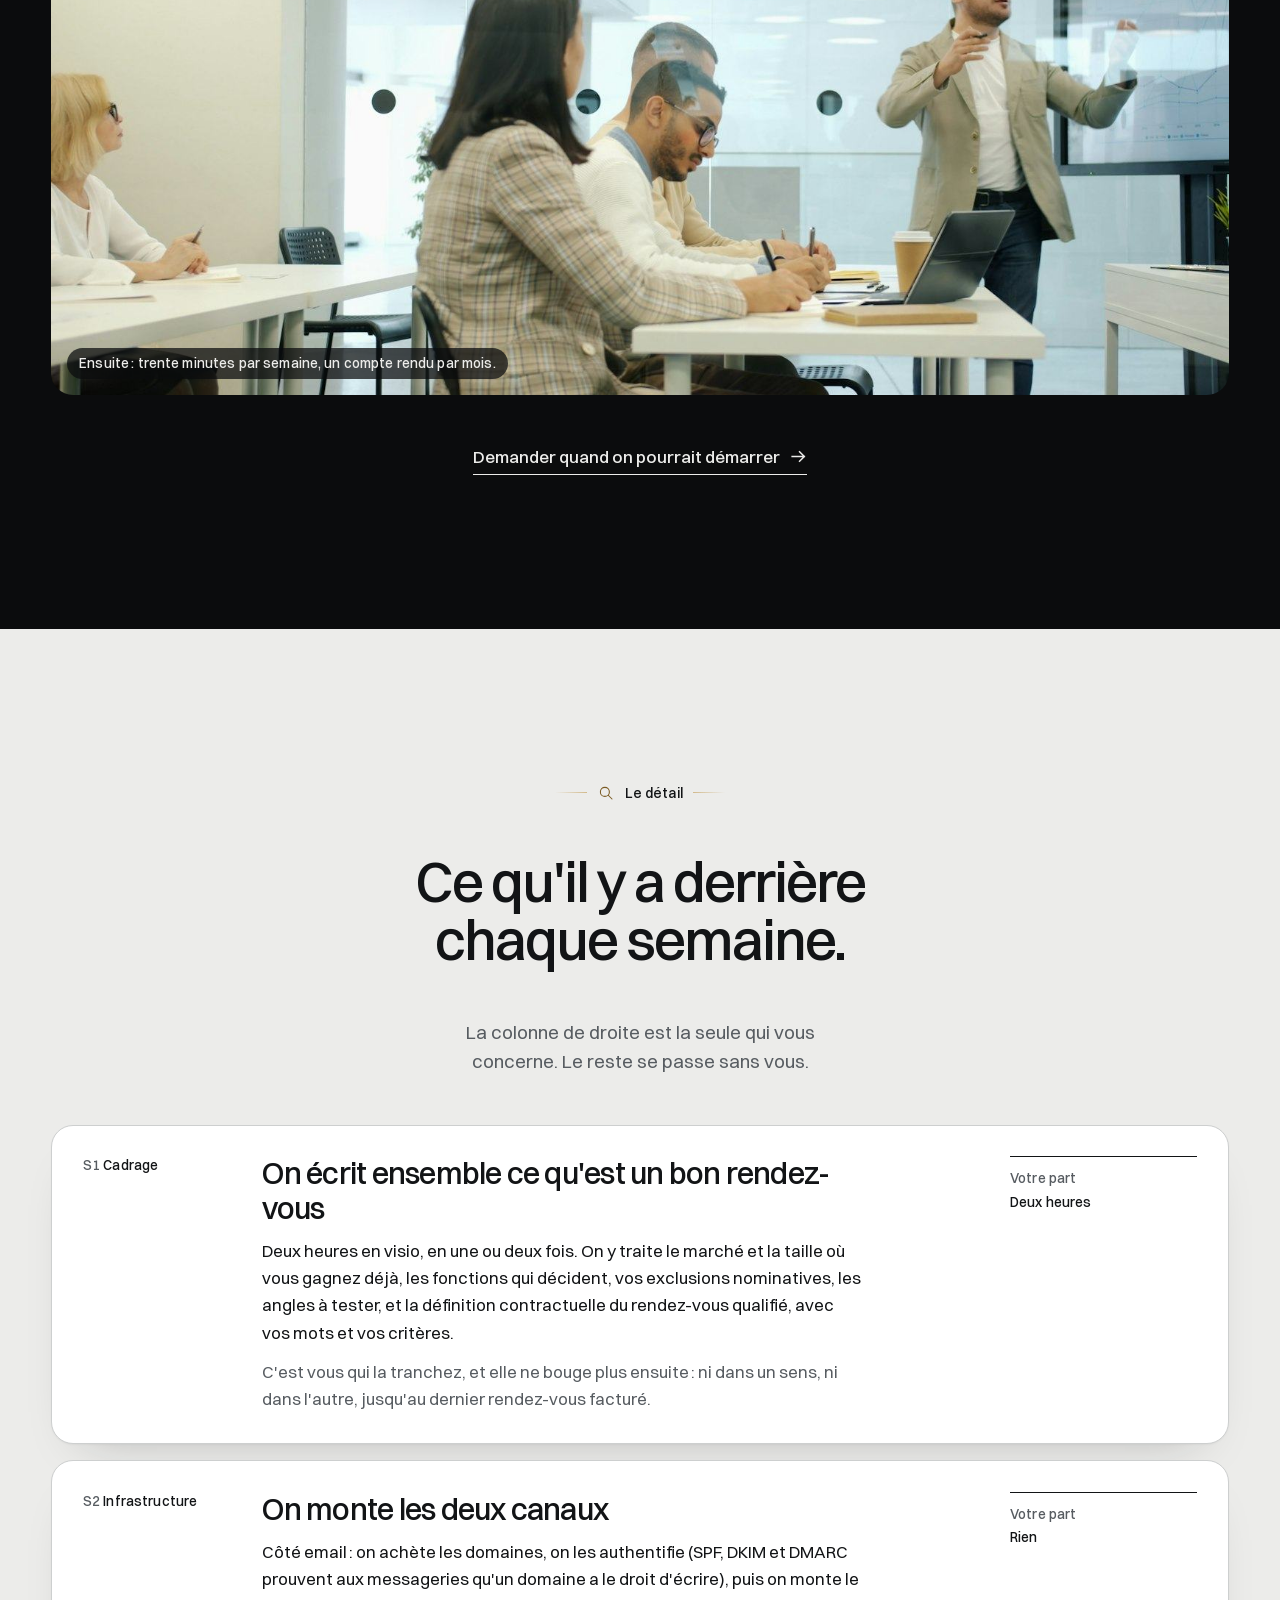
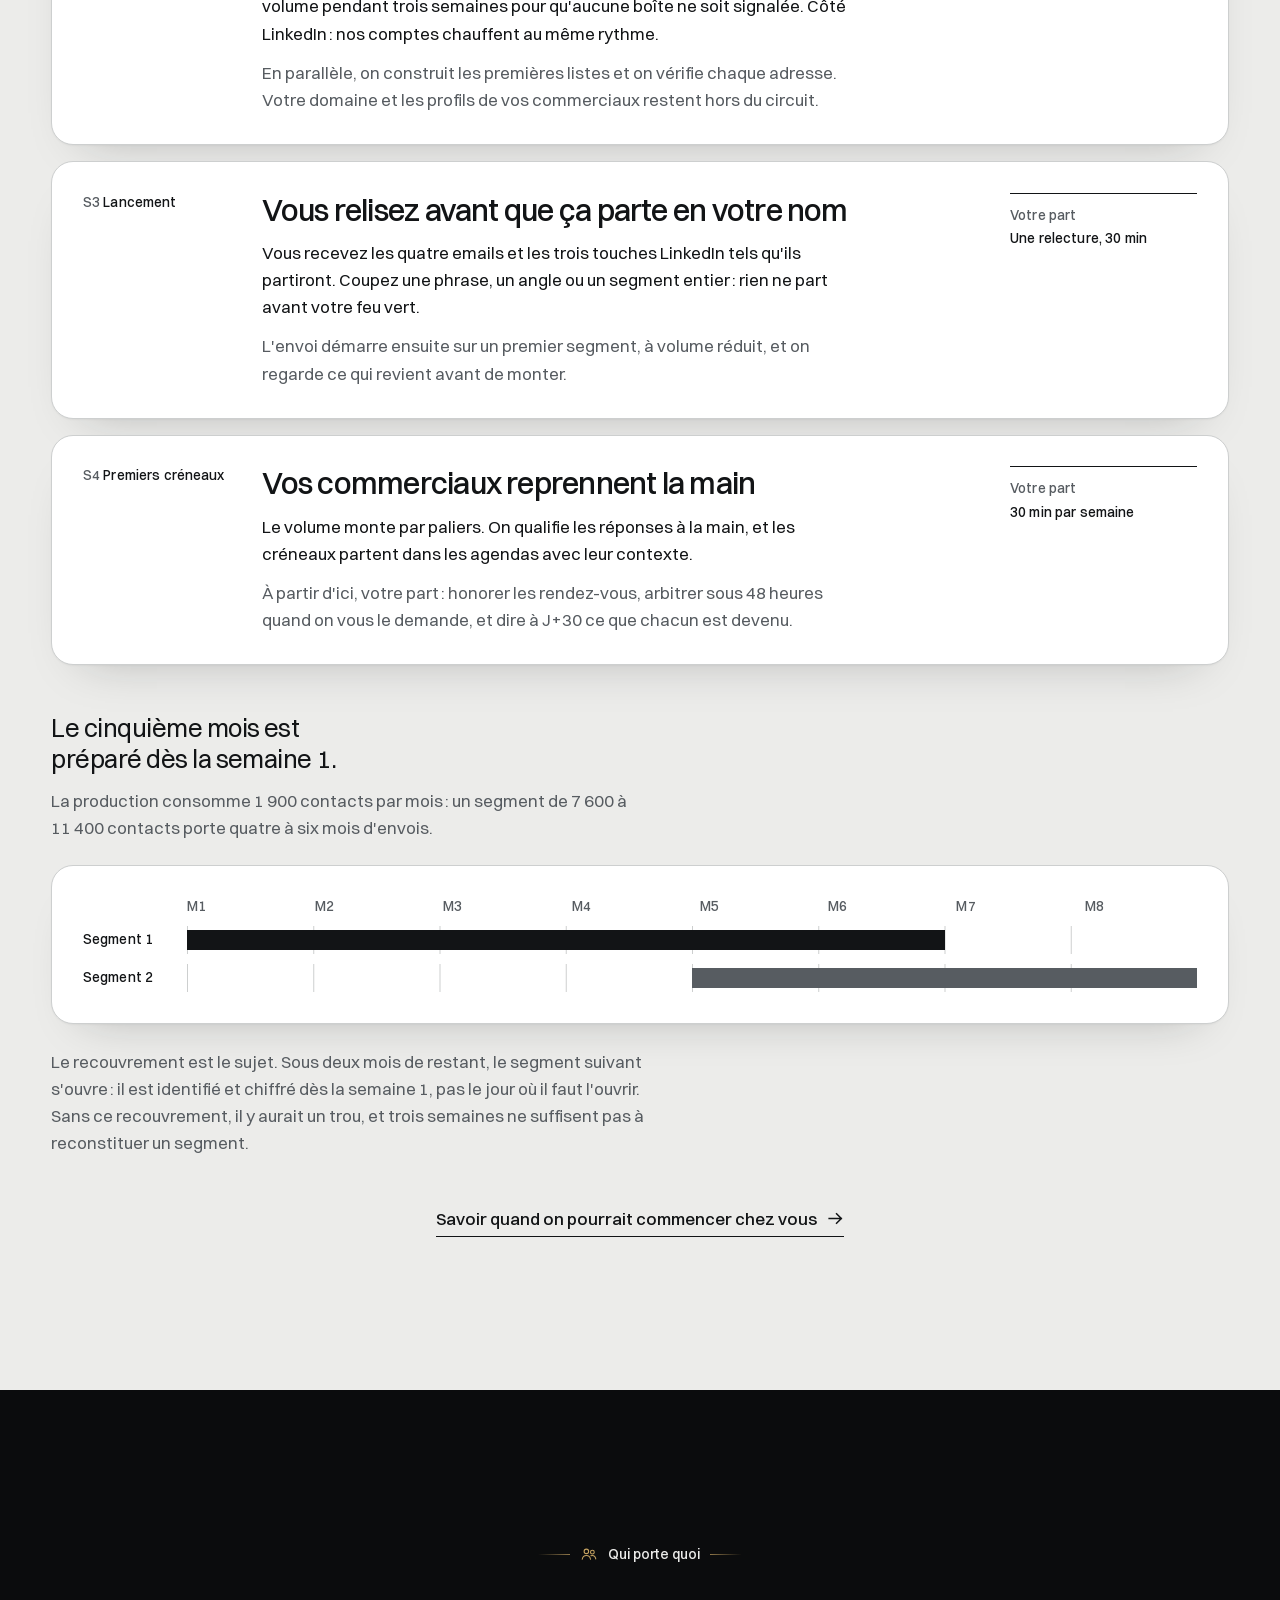
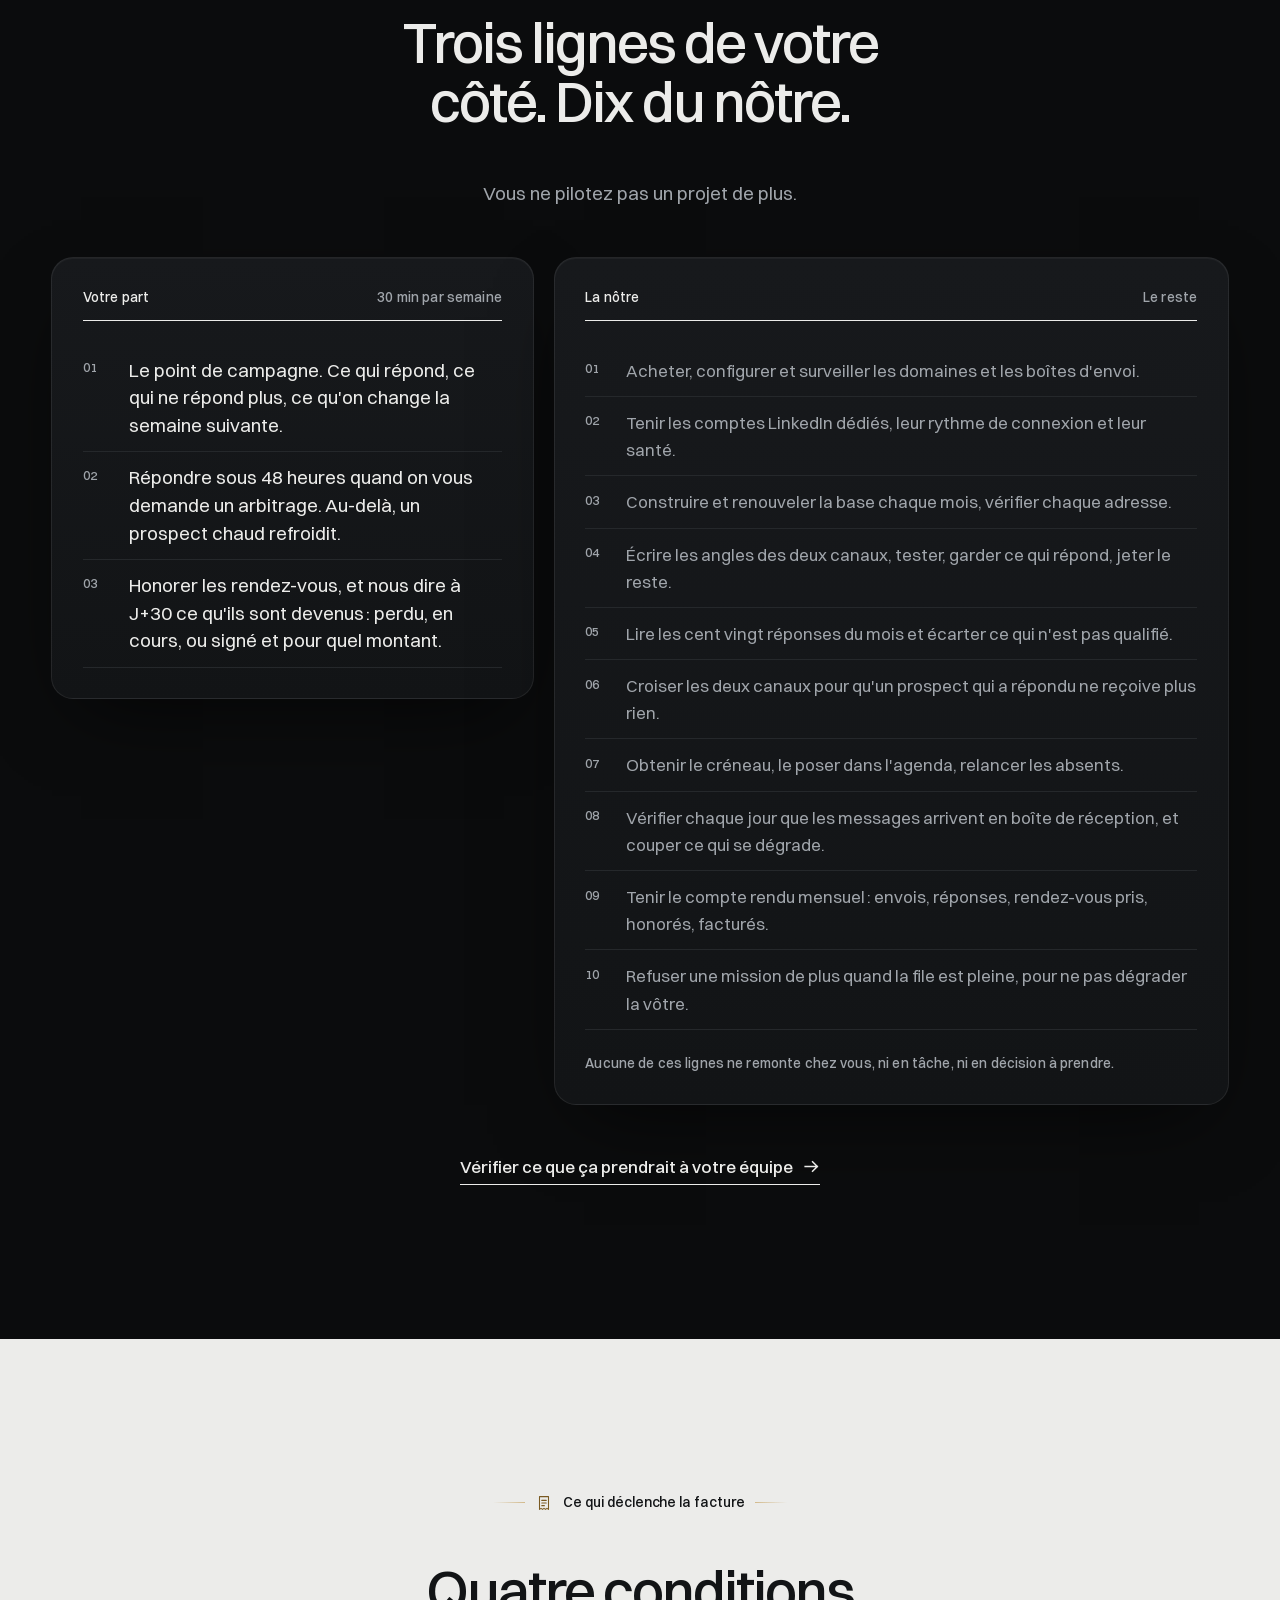
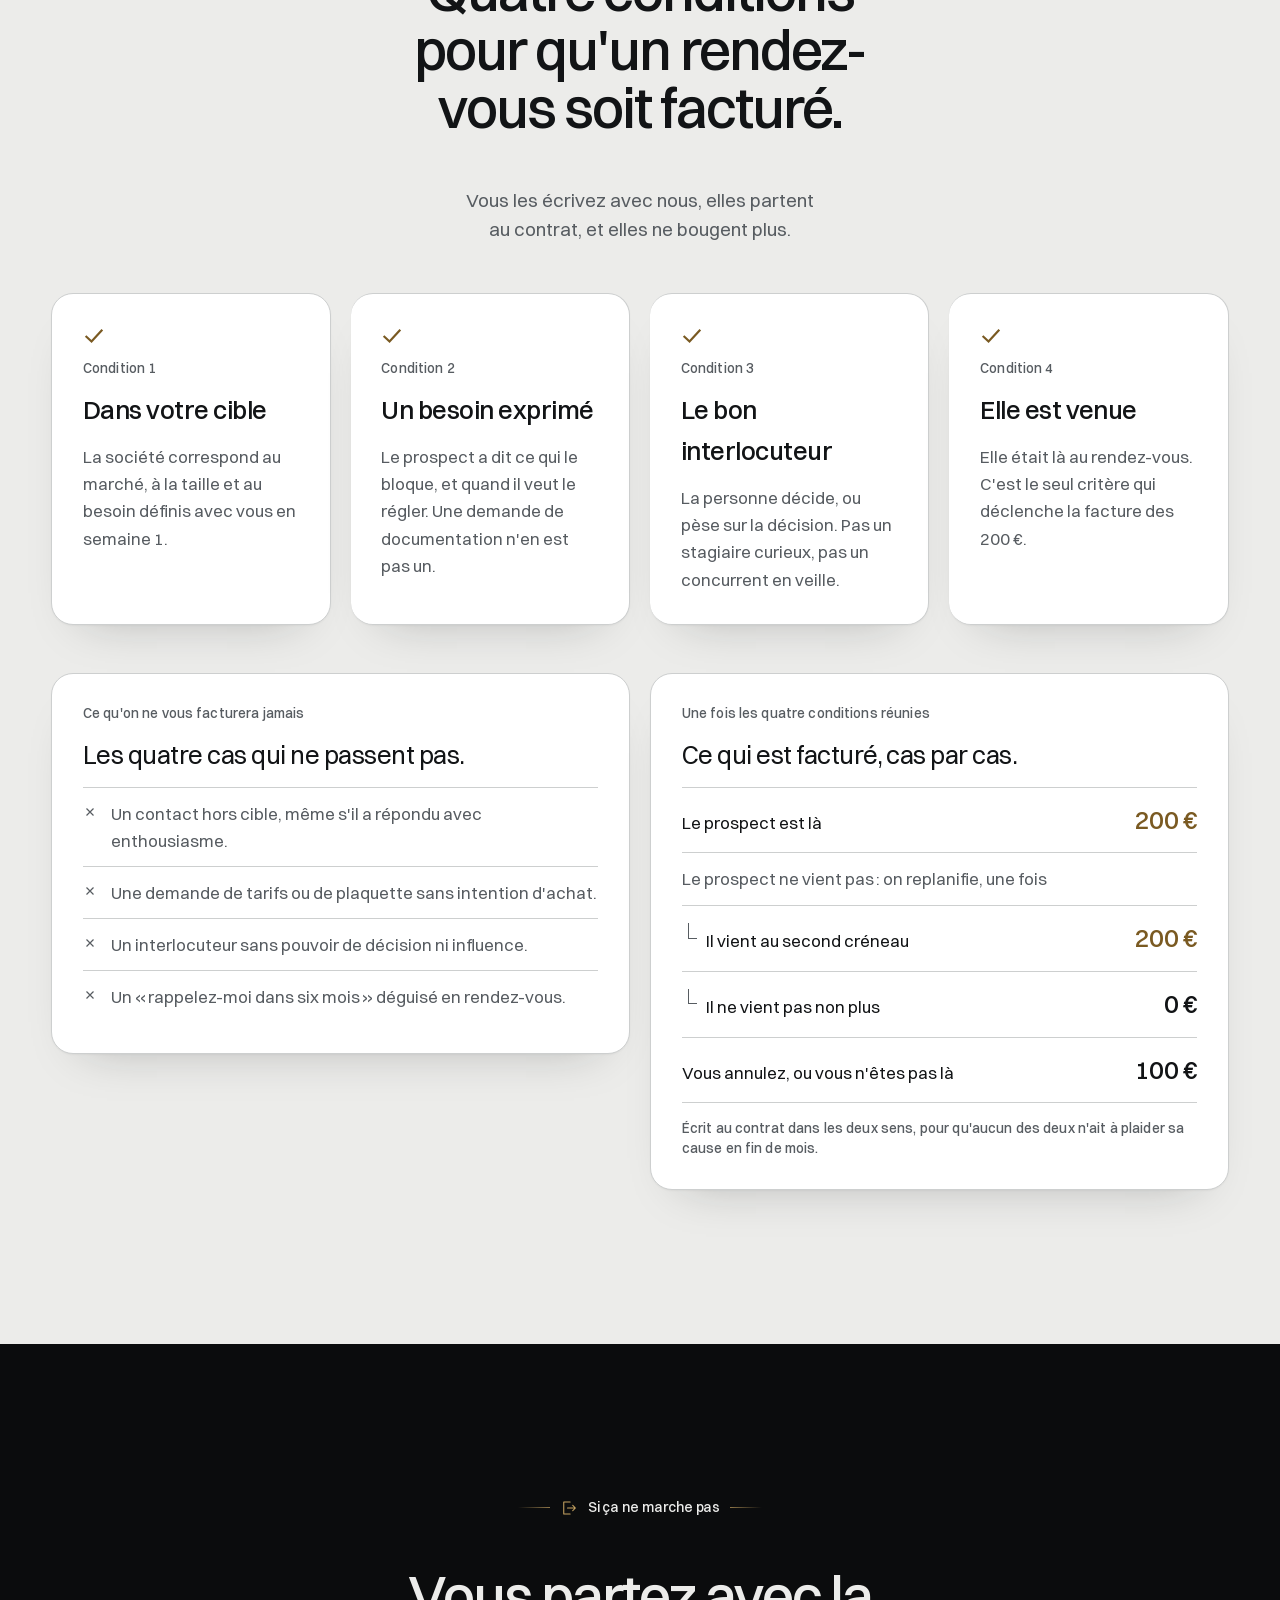
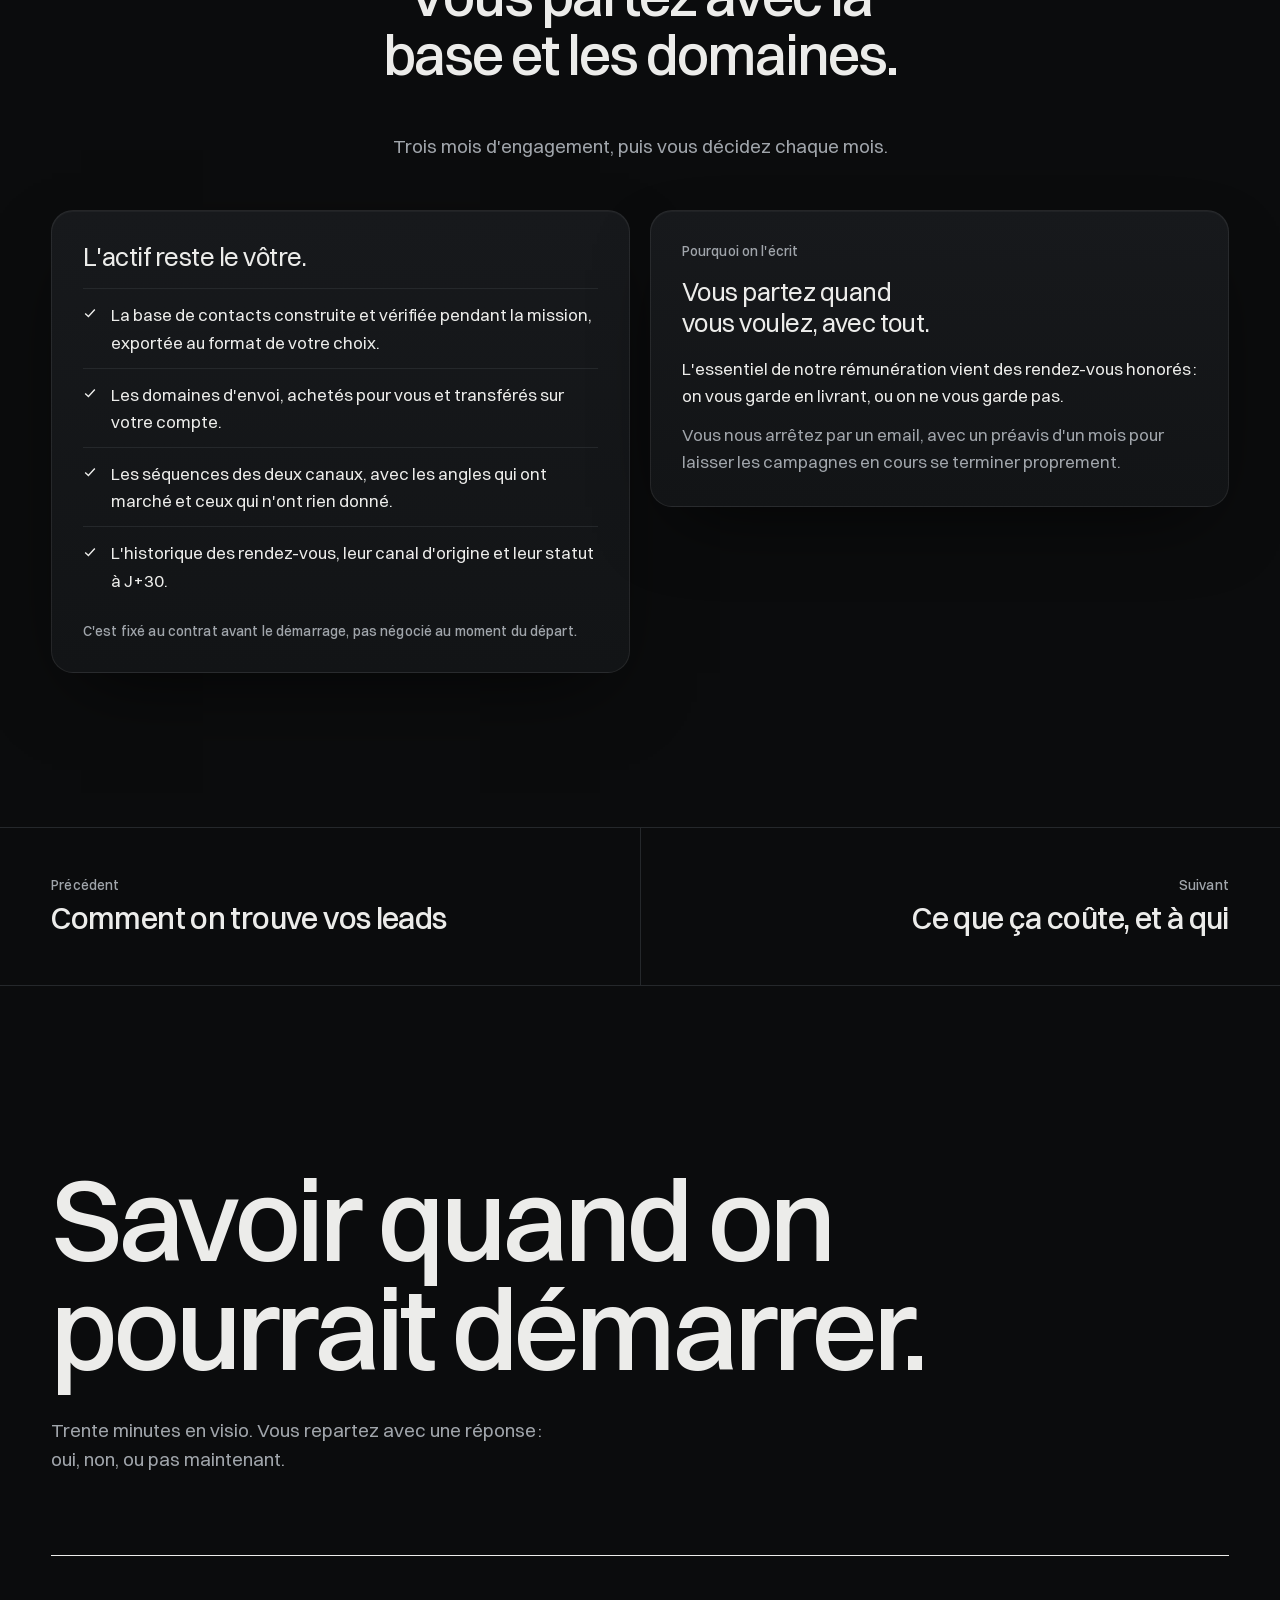
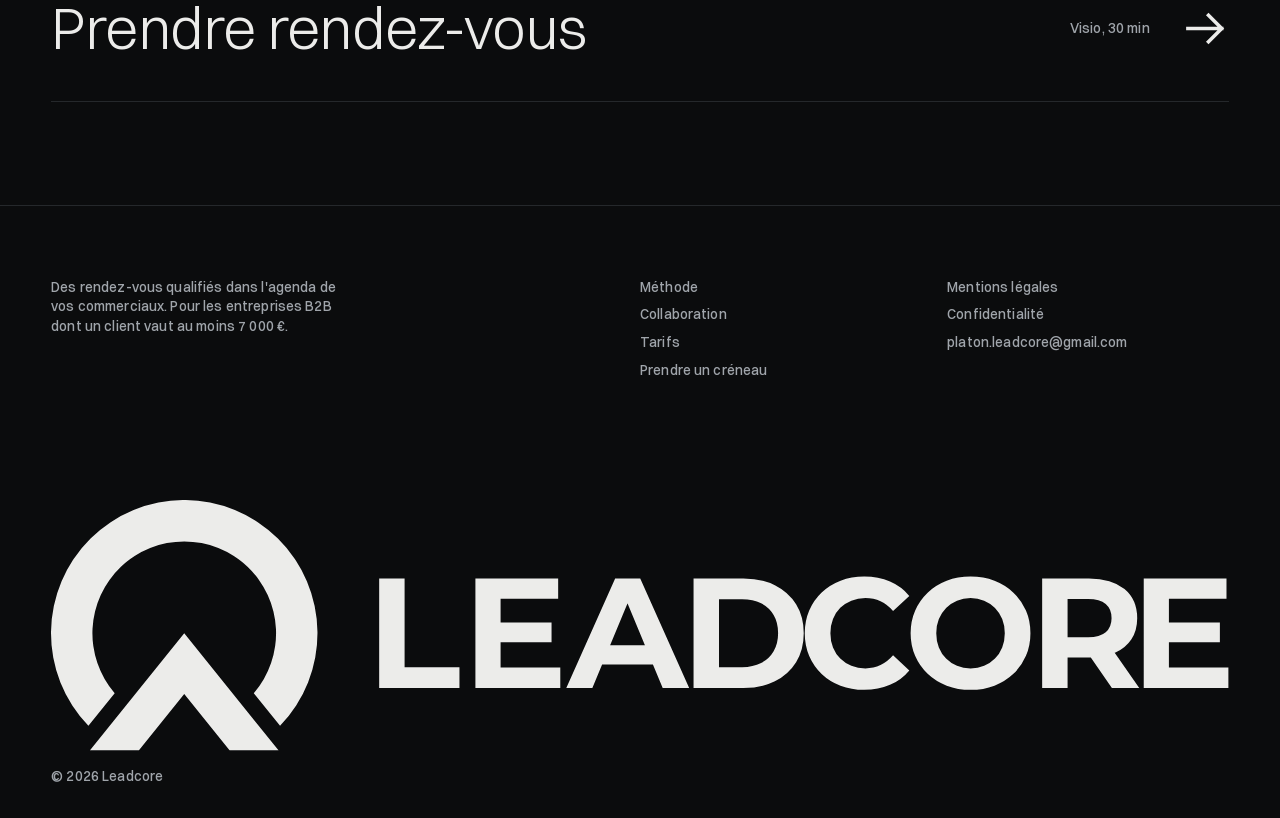
<file: site/collaboration.html>
<!doctype html>
<html lang="fr">
<head>
<meta charset="utf-8">
<meta name="viewport" content="width=device-width,initial-scale=1,viewport-fit=cover">
<title>Travailler ensemble — Leadcore</title>
<meta name="description" content="Les trente premiers jours semaine par semaine, le partage exact du travail, ce qui déclenche la facture, et ce que vous emportez si vous partez.">
<link rel="canonical" href="https://leadcore.fr/collaboration.html">
<meta property="og:type" content="website">
<meta property="og:locale" content="fr_FR">
<meta property="og:site_name" content="Leadcore">
<meta property="og:url" content="https://leadcore.fr/collaboration.html">
<meta property="og:title" content="Leadcore — Ce qui se passe si on signe">
<meta property="og:description" content="Les trente premiers jours semaine par semaine, le partage exact du travail, ce qui déclenche la facture, et ce que vous emportez si vous partez.">
<meta property="og:image" content="https://leadcore.fr/assets/og-leadcore.png">
<meta property="og:image:width" content="1200">
<meta property="og:image:height" content="630">
<meta name="twitter:card" content="summary_large_image">
<meta name="theme-color" content="#0B0C0D">
<link rel="icon" href="data:image/svg+xml,%3Csvg xmlns='http://www.w3.org/2000/svg' viewBox='-150 -142 300 300'%3E%3Crect x='-150' y='-142' width='300' height='300' fill='%230B0C0D'/%3E%3Cg fill='%23ECECEA'%3E%3Cpath d='M-83.07 80.24A115.5 115.5 0 1 1 83.07 80.24L60.3 51.96A79.6 79.6 0 1 0 -60.3 51.96Z'/%3E%3Cpath d='M0 0L81.86 101.7L39.43 101.7L0 52.71L-39.43 101.7L-81.86 101.7Z'/%3E%3C/g%3E%3C/svg%3E">
<link rel="apple-touch-icon" href="assets/icon-180.png">
<link rel="preload" as="font" type="font/woff2" href="assets/fonts/switzer-300-c345686e.woff2" crossorigin>
<link rel="preload" as="font" type="font/woff2" href="assets/fonts/switzer-400-ddd95955.woff2" crossorigin>
<link rel="stylesheet" href="assets/brand.css?v=20261013f">
<link rel="stylesheet" href="assets/site.css?v=20261013f">
<script>document.documentElement.classList.add("js")</script>
</head>
<body class="p-collaboration">
<a class="skip" href="#main">Aller au contenu</a>

<header class="hdr" id="hdr">
  <div class="wrap">
    <a class="hdr-logo" href="./" aria-label="Leadcore, accueil"><svg viewBox="0 0 1020.88 217.2" aria-hidden="true"><use href="assets/sprite.svg?v=20261013f#lockup"/></svg></a>
    <nav class="hdr-nav xs" aria-label="Navigation principale"><a href="methode.html">Méthode</a><a href="collaboration.html" aria-current="page">Collaboration</a><a href="tarifs.html">Tarifs</a></nav>
    <a class="btn or sm" href="rendez-vous.html"><span class="t">Prendre rendez-vous</span><span class="c" aria-hidden="true"><svg class="ar"><use href="assets/sprite.svg?v=20261013f#ar"/></svg><svg class="ar"><use href="assets/sprite.svg?v=20261013f#ar"/></svg></span></a>
  </div>
</header>

<main id="main">
<section class="tete" aria-labelledby="t-page">
  <div class="wrap">
    <a class="retour xs load" style="--d:0" href="./"><svg class="ar" aria-hidden="true"><use href="assets/sprite.svg?v=20261013f#ag"/></svg>Accueil</a>
    <h1 id="t-page" class="tete-t">
      <span class="ln"><span class="load" style="--d:1">Ce qui se passe</span></span>
      <span class="ln dim"><span class="load" style="--d:2">si on signe.</span></span>
    </h1>
    <div class="tete-row">
      <p class="lede dim load" style="--d:4">Le déroulé du premier jour à la sortie&#8239;: votre temps, ce qu'on facture, ce que vous gardez.</p>
      <nav class="parcours xs load" style="--d:5" aria-label="Le détail, en trois pages"><ol><li><a href="methode.html"><span class="num">01</span>Comment on trouve vos leads</a></li><li><a href="collaboration.html" aria-current="page"><span class="num">02</span>Ce qui se passe si on signe</a></li><li><a href="tarifs.html"><span class="num">03</span>Ce que ça coûte, et à qui</a></li></ol></nav>
    </div>
  </div>
</section>

<section class="enbref" aria-label="En bref">
  <div class="wrap"><dl class="bref load" style="--d:6"><div><dt class="xs dim">Premiers rendez-vous</dt><dd>Semaine 4</dd></div><div><dt class="xs dim">Votre temps</dt><dd>30 min par semaine</dd></div><div><dt class="xs dim">Si vous arrêtez</dt><dd>Vous gardez tout</dd></div></dl></div>
</section>

<section class="ch" id="resume" aria-labelledby="t-resume">
  <div class="wrap">
    <div class="ix xs"><svg class="pic" aria-hidden="true"><use href="assets/sprite.svg?v=20261013f#i-temps"/></svg><span>En quinze secondes</span></div>
    <div class="bd">
      <h2 id="t-resume" class="h-sec rise">Quatre semaines, trois heures et demie de votre temps.</h2>
      <ol class="semaines rise" id="semaines">
        <li><span class="xs dim num">Semaine 1</span><h3>Cadrage</h3><p class="dim">On écrit ensemble la définition du rendez-vous qualifié. C'est elle qui décidera de chaque facture.</p><b class="xs">2 h de votre temps</b></li>
        <li><span class="xs dim num">Semaine 2</span><h3>Infrastructure</h3><p class="dim">Domaines, DNS, boîtes, comptes LinkedIn, montée en chauffe. Premières listes construites et vérifiées.</p><b class="xs">Rien de votre côté</b></li>
        <li><span class="xs dim num">Semaine 3</span><h3>Lancement</h3><p class="dim">Vous relisez les séquences email et LinkedIn, puis l'envoi démarre à volume réduit.</p><b class="xs">30 min de relecture</b></li>
        <li><span class="xs dim num">Semaine 4</span><h3>Premiers créneaux</h3><p class="dim">Le volume monte, les réponses sont qualifiées, les créneaux partent dans les agendas.</p><b class="xs">30 min par semaine</b></li>
      </ol>
      <figure class="photo photo-l rise"><img src="assets/img/equipe-1600.jpg" srcset="assets/img/equipe-800.jpg 800w, assets/img/equipe-1600.jpg 1600w" sizes="(max-width:900px) 100vw, 70vw" width="1600" height="900" loading="lazy" alt="Une équipe commerciale en réunion autour d'un écran."><figcaption class="xs">Ensuite&#8239;: trente minutes par semaine, un compte rendu par mois.</figcaption></figure>
      <a class="lien rise" href="rendez-vous.html">Demander quand on pourrait démarrer <svg class="ar" aria-hidden="true"><use href="assets/sprite.svg?v=20261013f#ar"/></svg></a>
    </div>
  </div>
</section>

<section class="ch clair" id="demarrage" aria-labelledby="t-demarrage">
  <div class="wrap">
    <div class="ix xs"><svg class="pic" aria-hidden="true"><use href="assets/sprite.svg?v=20261013f#i-loupe"/></svg><span>Le détail</span></div>
    <div class="bd">
      <h2 id="t-demarrage" class="h-sec rise">Ce qu'il y a derrière chaque semaine.</h2>
      <p class="lede dim rise">La colonne de droite est la seule qui vous concerne. Le reste se passe sans vous.</p>
      <div class="detail">
        <article class="rise"><p class="xs"><span class="num dim">S1</span> Cadrage</p><div><h3>On écrit ensemble ce qu'est un bon rendez-vous</h3><p>Deux heures en visio, en une ou deux fois. On y traite le marché et la taille où vous gagnez déjà, les fonctions qui décident, vos exclusions nominatives, les angles à tester, et la définition contractuelle du rendez-vous qualifié, avec vos mots et vos critères.</p><p class="dim">C'est vous qui la tranchez, et elle ne bouge plus ensuite&#8239;: ni dans un sens, ni dans l'autre, jusqu'au dernier rendez-vous facturé.</p></div><p class="part xs"><span class="dim">Votre part</span>Deux heures</p></article>
        <article class="rise"><p class="xs"><span class="num dim">S2</span> Infrastructure</p><div><h3>On monte les deux canaux</h3><p>Côté email&#8239;: on achète les domaines, on les authentifie (SPF, DKIM et DMARC prouvent aux messageries qu'un domaine a le droit d'écrire), puis on monte le volume pendant trois semaines pour qu'aucune boîte ne soit signalée. Côté LinkedIn&#8239;: nos comptes chauffent au même rythme.</p><p class="dim">En parallèle, on construit les premières listes et on vérifie chaque adresse. Votre domaine et les profils de vos commerciaux restent hors du circuit.</p></div><p class="part xs"><span class="dim">Votre part</span>Rien</p></article>
        <article class="rise"><p class="xs"><span class="num dim">S3</span> Lancement</p><div><h3>Vous relisez avant que ça parte en votre nom</h3><p>Vous recevez les quatre emails et les trois touches LinkedIn tels qu'ils partiront. Coupez une phrase, un angle ou un segment entier&#8239;: rien ne part avant votre feu vert.</p><p class="dim">L'envoi démarre ensuite sur un premier segment, à volume réduit, et on regarde ce qui revient avant de monter.</p></div><p class="part xs"><span class="dim">Votre part</span>Une relecture, 30 min</p></article>
        <article class="rise"><p class="xs"><span class="num dim">S4</span> Premiers créneaux</p><div><h3>Vos commerciaux reprennent la main</h3><p>Le volume monte par paliers. On qualifie les réponses à la main, et les créneaux partent dans les agendas avec leur contexte.</p><p class="dim">À partir d'ici, votre part&#8239;: honorer les rendez-vous, arbitrer sous 48 heures quand on vous le demande, et dire à J+30 ce que chacun est devenu.</p></div><p class="part xs"><span class="dim">Votre part</span>30 min par semaine</p></article>
      </div>
      <div class="rise">
        <h3 class="h-3">Le cinquième mois est préparé dès la semaine 1.</h3>
        <p class="dim" style="max-width:60ch;margin-top:var(--e3)">La production consomme 1&nbsp;900 contacts par mois&#8239;: un segment de 7&nbsp;600 à 11&nbsp;400 contacts porte quatre à six mois d'envois.</p>
        <div class="gantt xs" id="gantt" role="img" aria-label="Le segment 1 couvre les mois 1 à 6 ; le segment 2 s'ouvre au mois 5, avant la fin du premier.">
          <div class="g-mois"><span>M1</span><span>M2</span><span>M3</span><span>M4</span><span>M5</span><span>M6</span><span>M7</span><span>M8</span></div>
          <div class="g-l"><span>Segment 1</span><i style="--a:0;--b:6"></i></div>
          <div class="g-l"><span>Segment 2</span><i style="--a:4;--b:8"></i></div>
        </div>
        <p class="dim" style="max-width:62ch">Le recouvrement est le sujet. Sous deux mois de restant, le segment suivant s'ouvre&#8239;: il est identifié et chiffré dès la semaine 1, pas le jour où il faut l'ouvrir. Sans ce recouvrement, il y aurait un trou, et trois semaines ne suffisent pas à reconstituer un segment.</p>
      </div>
      <a class="lien rise" href="rendez-vous.html">Savoir quand on pourrait commencer chez vous <svg class="ar" aria-hidden="true"><use href="assets/sprite.svg?v=20261013f#ar"/></svg></a>
    </div>
  </div>
</section>

<section class="ch" id="charge" aria-labelledby="t-charge">
  <div class="wrap">
    <div class="ix xs"><svg class="pic" aria-hidden="true"><use href="assets/sprite.svg?v=20261013f#i-duo"/></svg><span>Qui porte quoi</span></div>
    <div class="bd">
      <h2 id="t-charge" class="h-sec rise">Trois lignes de votre côté. Dix du nôtre.</h2>
      <p class="lede dim rise">Vous ne pilotez pas un projet de plus.</p>
      <div class="balance">
        <div class="rise">
          <p class="xs bal-h"><span>Votre part</span><span class="dim">30 min par semaine</span></p>
          <ol class="bal-l">
            <li>Le point de campagne. Ce qui répond, ce qui ne répond plus, ce qu'on change la semaine suivante.</li>
            <li>Répondre sous 48 heures quand on vous demande un arbitrage. Au-delà, un prospect chaud refroidit.</li>
            <li>Honorer les rendez-vous, et nous dire à J+30 ce qu'ils sont devenus&#8239;: perdu, en cours, ou signé et pour quel montant.</li>
          </ol>
                  </div>
        <div class="rise">
          <p class="xs bal-h"><span>La nôtre</span><span class="dim">Le reste</span></p>
          <ol class="bal-l dim">
            <li>Acheter, configurer et surveiller les domaines et les boîtes d'envoi.</li>
            <li>Tenir les comptes LinkedIn dédiés, leur rythme de connexion et leur santé.</li>
            <li>Construire et renouveler la base chaque mois, vérifier chaque adresse.</li>
            <li>Écrire les angles des deux canaux, tester, garder ce qui répond, jeter le reste.</li>
            <li>Lire les cent vingt réponses du mois et écarter ce qui n'est pas qualifié.</li>
            <li>Croiser les deux canaux pour qu'un prospect qui a répondu ne reçoive plus rien.</li>
            <li>Obtenir le créneau, le poser dans l'agenda, relancer les absents.</li>
            <li>Vérifier chaque jour que les messages arrivent en boîte de réception, et couper ce qui se dégrade.</li>
            <li>Tenir le compte rendu mensuel&#8239;: envois, réponses, rendez-vous pris, honorés, facturés.</li>
            <li>Refuser une mission de plus quand la file est pleine, pour ne pas dégrader la vôtre.</li>
          </ol>
          <p class="xs dim">Aucune de ces lignes ne remonte chez vous, ni en tâche, ni en décision à prendre.</p>
        </div>
      </div>
      <a class="lien rise" href="rendez-vous.html">Vérifier ce que ça prendrait à votre équipe <svg class="ar" aria-hidden="true"><use href="assets/sprite.svg?v=20261013f#ar"/></svg></a>
    </div>
  </div>
</section>

<section class="ch clair" id="facturation" aria-labelledby="t-fact">
  <div class="wrap">
    <div class="ix xs"><svg class="pic" aria-hidden="true"><use href="assets/sprite.svg?v=20261013f#i-facture"/></svg><span>Ce qui déclenche la facture</span></div>
    <div class="bd">
      <h2 id="t-fact" class="h-sec rise">Quatre conditions pour qu'un rendez-vous soit facturé.</h2>
      <p class="lede dim rise">Vous les écrivez avec nous, elles partent au contrat, et elles ne bougent plus.</p>
      <ol class="conditions rise" id="conditions">
        <li><svg viewBox="0 0 16 16" aria-hidden="true"><path d="M2.5 8.5 6.2 12 13.5 4" pathLength="1"/></svg><span class="xs dim">Condition 1</span><h3>Dans votre cible</h3><p class="dim">La société correspond au marché, à la taille et au besoin définis avec vous en semaine 1.</p></li>
        <li><svg viewBox="0 0 16 16" aria-hidden="true"><path d="M2.5 8.5 6.2 12 13.5 4" pathLength="1"/></svg><span class="xs dim">Condition 2</span><h3>Un besoin exprimé</h3><p class="dim">Le prospect a dit ce qui le bloque, et quand il veut le régler. Une demande de documentation n'en est pas un.</p></li>
        <li><svg viewBox="0 0 16 16" aria-hidden="true"><path d="M2.5 8.5 6.2 12 13.5 4" pathLength="1"/></svg><span class="xs dim">Condition 3</span><h3>Le bon interlocuteur</h3><p class="dim">La personne décide, ou pèse sur la décision. Pas un stagiaire curieux, pas un concurrent en veille.</p></li>
        <li><svg viewBox="0 0 16 16" aria-hidden="true"><path d="M2.5 8.5 6.2 12 13.5 4" pathLength="1"/></svg><span class="xs dim">Condition 4</span><h3>Elle est venue</h3><p class="dim">Elle était là au rendez-vous. C'est le seul critère qui déclenche la facture des 200&nbsp;€.</p></li>
      </ol>
      <div class="pair">
        <div class="rise">
          <p class="xs dim">Ce qu'on ne vous facturera jamais</p>
          <h3 class="h-3">Les quatre cas qui ne passent pas.</h3>
          <ul class="refus">
            <li>Un contact hors cible, même s'il a répondu avec enthousiasme.</li>
            <li>Une demande de tarifs ou de plaquette sans intention d'achat.</li>
            <li>Un interlocuteur sans pouvoir de décision ni influence.</li>
            <li>Un «&#8239;rappelez-moi dans six mois&#8239;» déguisé en rendez-vous.</li>
          </ul>
        </div>
        <div class="rise">
          <p class="xs dim">Une fois les quatre conditions réunies</p>
          <h3 class="h-3">Ce qui est facturé, cas par cas.</h3>
          <dl class="cas">
            <div><dt>Le prospect est là</dt><dd class="num or-t">200&nbsp;€</dd></div>
            <div class="sous"><dt>Le prospect ne vient pas&#8239;: on replanifie, une fois</dt><dd></dd></div>
            <div class="sous2"><dt>Il vient au second créneau</dt><dd class="num or-t">200&nbsp;€</dd></div>
            <div class="sous2"><dt>Il ne vient pas non plus</dt><dd class="num">0&nbsp;€</dd></div>
            <div><dt>Vous annulez, ou vous n'êtes pas là</dt><dd class="num">100&nbsp;€</dd></div>
          </dl>
          <p class="xs dim">Écrit au contrat dans les deux sens, pour qu'aucun des deux n'ait à plaider sa cause en fin de mois.</p>
        </div>
      </div>
    </div>
  </div>
</section>

<section class="ch" id="sortie" aria-labelledby="t-sortie">
  <div class="wrap">
    <div class="ix xs"><svg class="pic" aria-hidden="true"><use href="assets/sprite.svg?v=20261013f#i-sortie"/></svg><span>Si ça ne marche pas</span></div>
    <div class="bd">
      <h2 id="t-sortie" class="h-sec rise">Vous partez avec la base et les domaines.</h2>
      <p class="lede dim rise">Trois mois d'engagement, puis vous décidez chaque mois.</p>
      <div class="pair">
        <div class="rise">
          <h3 class="h-3">L'actif reste le vôtre.</h3>
          <ul class="coches">
            <li>La base de contacts construite et vérifiée pendant la mission, exportée au format de votre choix.</li>
            <li>Les domaines d'envoi, achetés pour vous et transférés sur votre compte.</li>
            <li>Les séquences des deux canaux, avec les angles qui ont marché et ceux qui n'ont rien donné.</li>
            <li>L'historique des rendez-vous, leur canal d'origine et leur statut à J+30.</li>
          </ul>
          <p class="xs dim">C'est fixé au contrat avant le démarrage, pas négocié au moment du départ.</p>
        </div>
        <div class="rise">
          <p class="xs dim">Pourquoi on l'écrit</p>
          <h3 class="h-3">Vous partez quand vous voulez, avec tout.</h3>
          <div class="prose">
            <p>L'essentiel de notre rémunération vient des rendez-vous honorés&#8239;: on vous garde en livrant, ou on ne vous garde pas.</p>
            <p class="dim">Vous nous arrêtez par un email, avec un préavis d'un mois pour laisser les campagnes en cours se terminer proprement.</p>
          </div>
        </div>
      </div>
    </div>
  </div>
</section>

<nav class="suite" aria-label="Pages voisines">
  <div class="wrap">
    <a class="suite-p" href="methode.html"><span class="xs dim">Précédent</span><span>Comment on trouve vos leads</span></a>
    <a class="suite-n" href="tarifs.html"><span class="xs dim">Suivant</span><span>Ce que ça coûte, et à qui</span></a>
  </div>
</nav>
<section class="fin" aria-labelledby="t-fin">
  <div class="wrap">
    <h2 id="t-fin" class="fin-t rise">Savoir quand on pourrait démarrer.</h2>
    <p class="lede dim rise">Trente minutes en visio. Vous repartez avec une réponse&#8239;: oui, non, ou pas maintenant.</p>
    <a class="fin-btn rise" href="rendez-vous.html">
      <span>Prendre rendez-vous</span>
      <span class="fin-meta xs">Visio, 30 min</span>
      <svg class="ar" aria-hidden="true"><use href="assets/sprite.svg?v=20261013f#ar"/></svg>
    </a>
  </div>
</section>
</main>

<footer class="ftr">
  <div class="wrap">
    <div class="ftr-grid xs">
      <p class="dim">Des rendez-vous qualifiés dans l'agenda de vos commerciaux. Pour les entreprises B2B dont un client vaut au moins 7&nbsp;000&nbsp;€.</p>
      <nav aria-label="Pied de page"><a href="methode.html">Méthode</a><a href="collaboration.html">Collaboration</a><a href="tarifs.html">Tarifs</a><a href="rendez-vous.html">Prendre un créneau</a></nav>
      <nav aria-label="Informations légales"><a href="mentions-legales.html">Mentions légales</a><a href="confidentialite.html">Confidentialité</a><a data-email href="mailto:platon.leadcore@gmail.com">platon.leadcore@gmail.com</a></nav>
    </div>
    <svg class="ftr-logo" viewBox="0 0 1020.88 217.2" role="img" aria-label="Leadcore"><use href="assets/sprite.svg?v=20261013f#lockup"/></svg>
    <p class="xs dim ftr-c">© 2026 Leadcore</p>
  </div>
</footer>

<script src="assets/config.js?v=20261013f"></script>
<script src="assets/site.js?v=20261013f" defer></script>
</body>
</html>
</file>
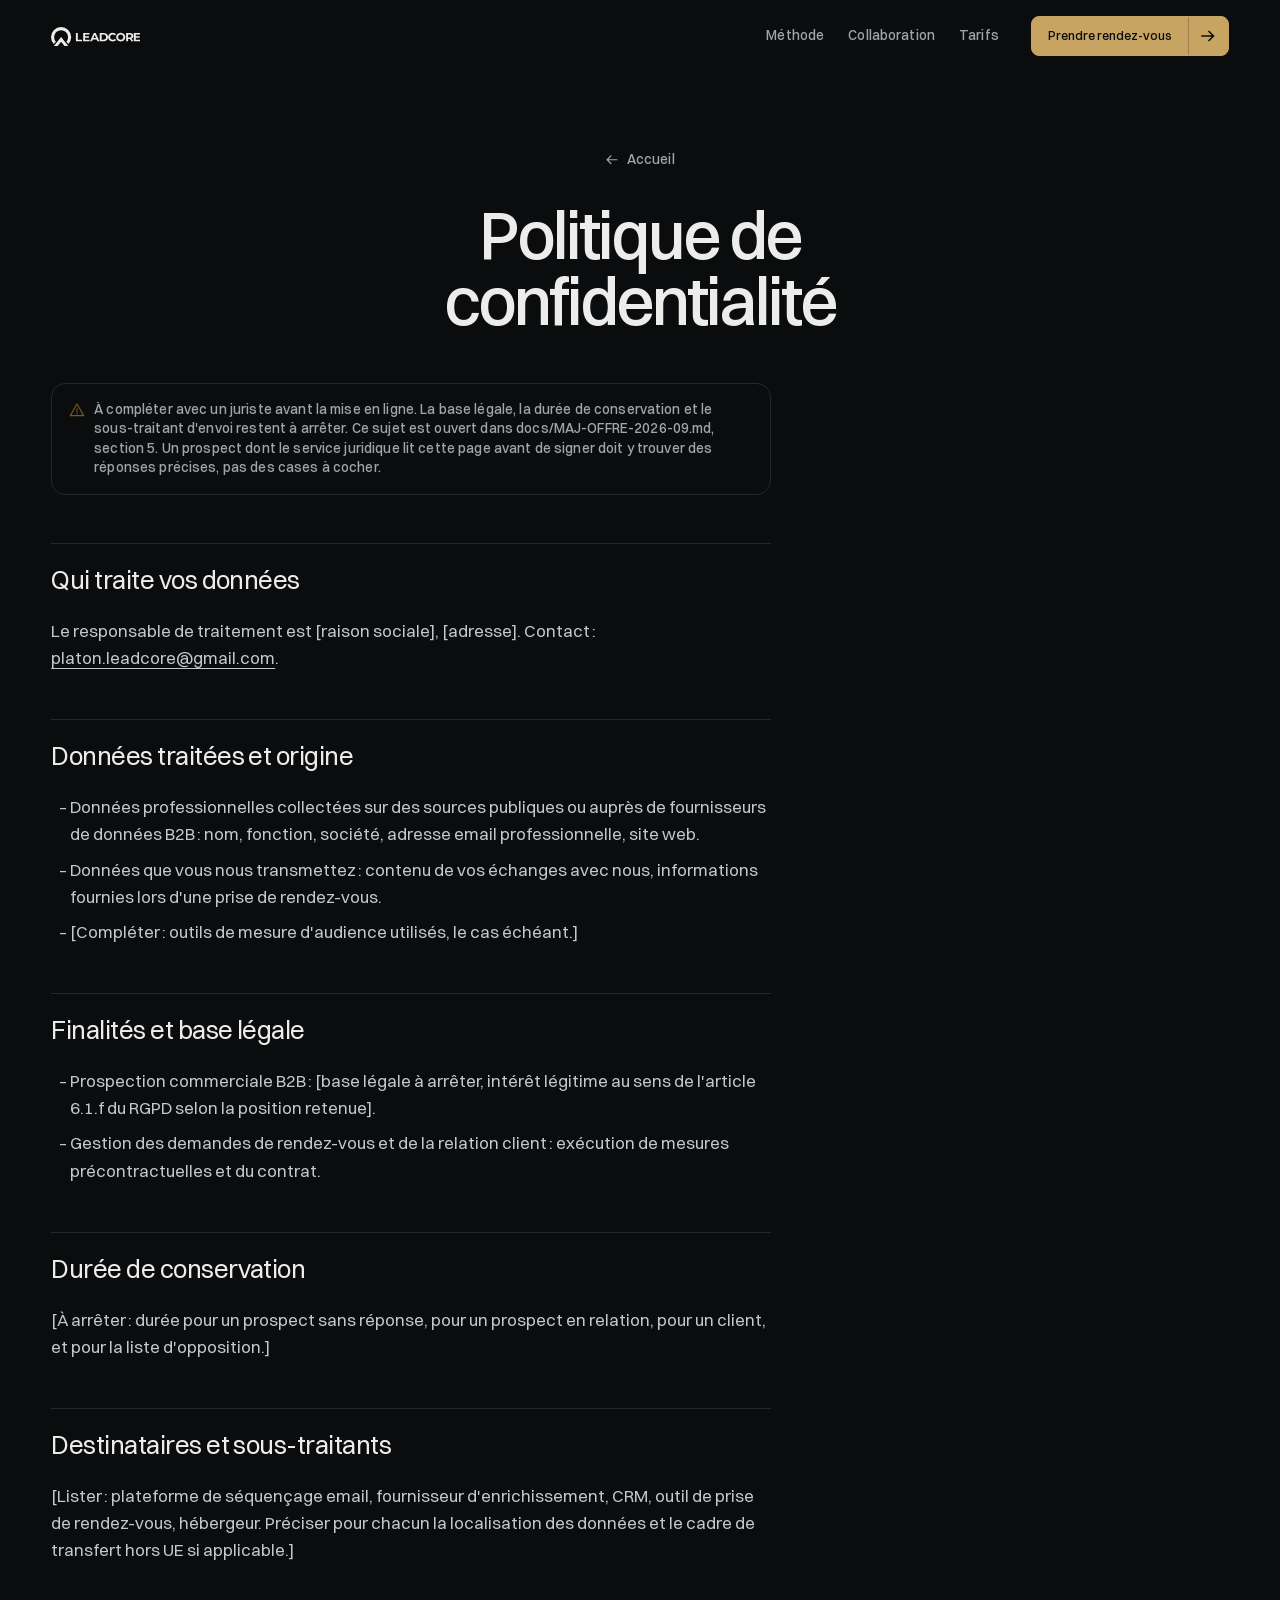
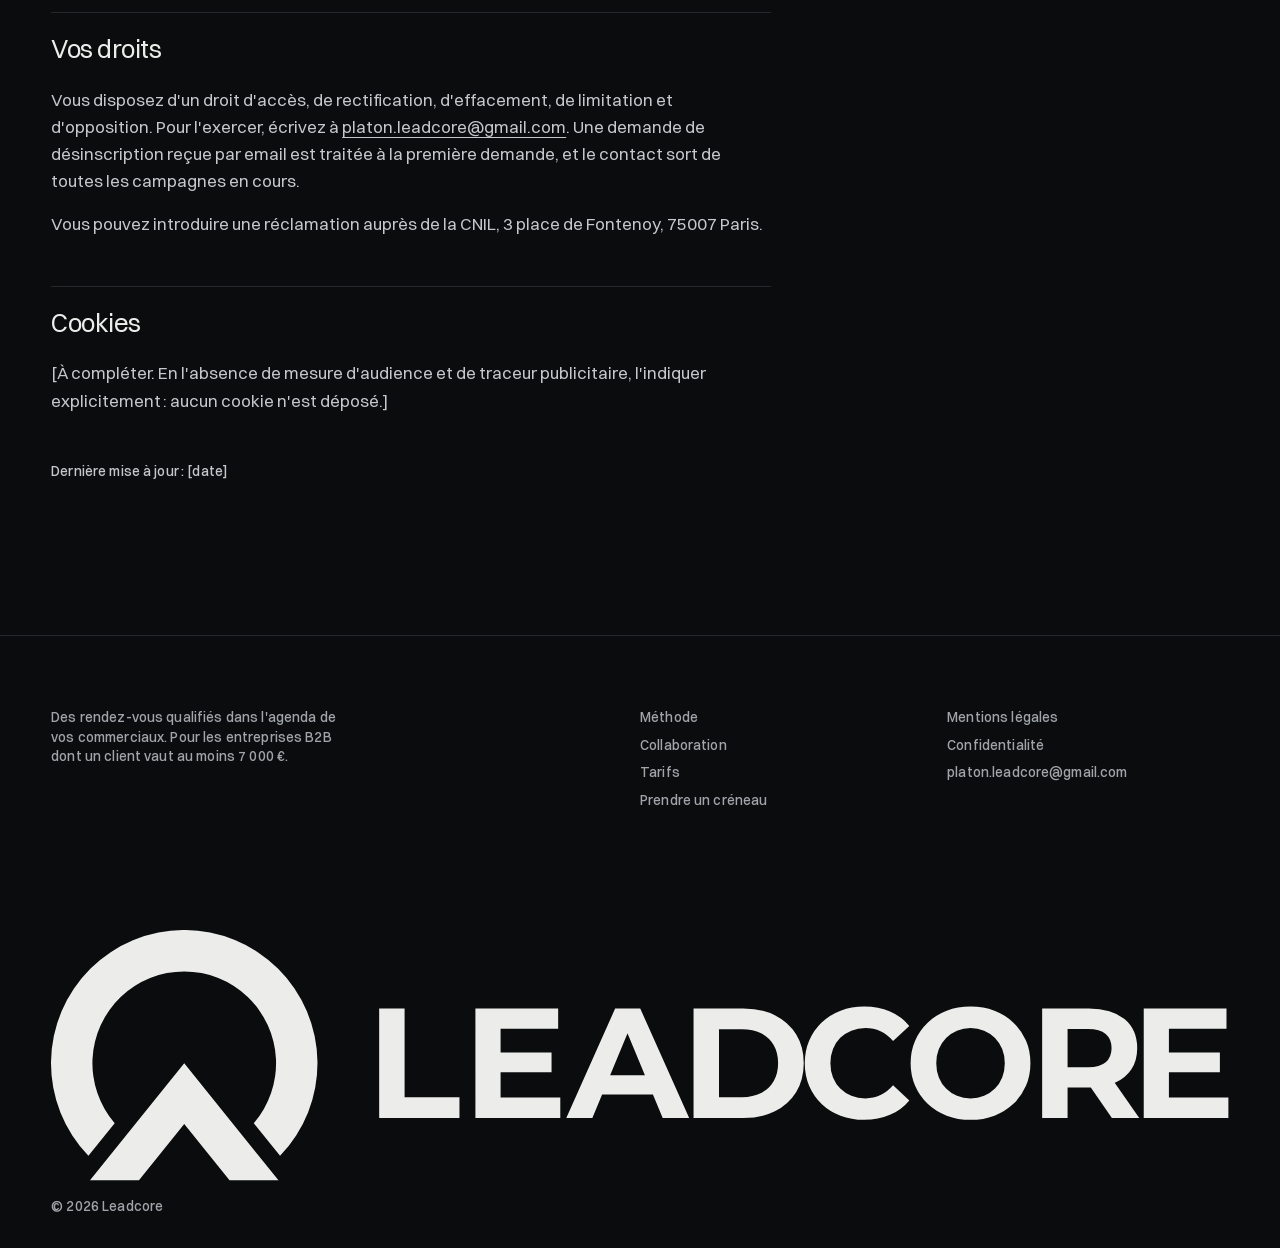
<file: site/confidentialite.html>
<!doctype html>
<html lang="fr">
<head>
<meta charset="utf-8">
<meta name="viewport" content="width=device-width,initial-scale=1,viewport-fit=cover">
<title>Politique de confidentialité — Leadcore</title>
<meta name="description" content="Politique de confidentialité et traitement des données personnelles chez Leadcore.">
<meta name="robots" content="noindex">
<meta name="theme-color" content="#0B0C0D">
<link rel="icon" href="data:image/svg+xml,%3Csvg xmlns='http://www.w3.org/2000/svg' viewBox='-150 -142 300 300'%3E%3Crect x='-150' y='-142' width='300' height='300' fill='%230B0C0D'/%3E%3Cg fill='%23ECECEA'%3E%3Cpath d='M-83.07 80.24A115.5 115.5 0 1 1 83.07 80.24L60.3 51.96A79.6 79.6 0 1 0 -60.3 51.96Z'/%3E%3Cpath d='M0 0L81.86 101.7L39.43 101.7L0 52.71L-39.43 101.7L-81.86 101.7Z'/%3E%3C/g%3E%3C/svg%3E">
<link rel="apple-touch-icon" href="assets/icon-180.png">
<link rel="preload" as="font" type="font/woff2" href="assets/fonts/switzer-300-c345686e.woff2" crossorigin>
<link rel="preload" as="font" type="font/woff2" href="assets/fonts/switzer-400-ddd95955.woff2" crossorigin>
<link rel="stylesheet" href="assets/brand.css?v=20261013f">
<link rel="stylesheet" href="assets/site.css?v=20261013f">
<script>document.documentElement.classList.add("js")</script>
</head>
<body class="p-confidentialite">
<a class="skip" href="#main">Aller au contenu</a>

<header class="hdr" id="hdr">
  <div class="wrap">
    <a class="hdr-logo" href="./" aria-label="Leadcore, accueil"><svg viewBox="0 0 1020.88 217.2" aria-hidden="true"><use href="assets/sprite.svg?v=20261013f#lockup"/></svg></a>
    <nav class="hdr-nav xs" aria-label="Navigation principale"><a href="methode.html">Méthode</a><a href="collaboration.html">Collaboration</a><a href="tarifs.html">Tarifs</a></nav>
    <a class="btn or sm" href="rendez-vous.html"><span class="t">Prendre rendez-vous</span><span class="c" aria-hidden="true"><svg class="ar"><use href="assets/sprite.svg?v=20261013f#ar"/></svg><svg class="ar"><use href="assets/sprite.svg?v=20261013f#ar"/></svg></span></a>
  </div>
</header>

<main id="main">
<section class="tete tete-legal" aria-labelledby="t-page">
  <div class="wrap">
    <a class="retour xs" href="./"><svg class="ar" aria-hidden="true"><use href="assets/sprite.svg?v=20261013f#ag"/></svg>Accueil</a>
    <h1 id="t-page" class="tete-t">Politique de confidentialité</h1>
  </div>
</section>
<section class="legal">
  <div class="wrap">
    <div class="prose-l">
      <p class="avertir xs ico"><svg class="pic" aria-hidden="true"><use href="assets/sprite.svg?v=20261013f#i-alerte"/></svg>À compléter avec un juriste avant la mise en ligne. La base légale, la durée de conservation et le sous-traitant d'envoi restent à arrêter. Ce sujet est ouvert dans docs/MAJ-OFFRE-2026-09.md, section 5. Un prospect dont le service juridique lit cette page avant de signer doit y trouver des réponses précises, pas des cases à cocher.</p>
      <h2>Qui traite vos données</h2>
      <p>Le responsable de traitement est [raison sociale], [adresse]. Contact&#8239;: <a href="mailto:platon.leadcore@gmail.com" data-contact-email data-contact-email-text>platon.leadcore@gmail.com</a>.</p>
      <h2>Données traitées et origine</h2>
      <ul>
        <li>Données professionnelles collectées sur des sources publiques ou auprès de fournisseurs de données B2B&#8239;: nom, fonction, société, adresse email professionnelle, site web.</li>
        <li>Données que vous nous transmettez&#8239;: contenu de vos échanges avec nous, informations fournies lors d'une prise de rendez-vous.</li>
        <li>[Compléter&#8239;: outils de mesure d'audience utilisés, le cas échéant.]</li>
      </ul>
      <h2>Finalités et base légale</h2>
      <ul>
        <li>Prospection commerciale B2B&#8239;: [base légale à arrêter, intérêt légitime au sens de l'article 6.1.f du RGPD selon la position retenue].</li>
        <li>Gestion des demandes de rendez-vous et de la relation client&#8239;: exécution de mesures précontractuelles et du contrat.</li>
      </ul>
      <h2>Durée de conservation</h2>
      <p>[À arrêter&#8239;: durée pour un prospect sans réponse, pour un prospect en relation, pour un client, et pour la liste d'opposition.]</p>
      <h2>Destinataires et sous-traitants</h2>
      <p>[Lister&#8239;: plateforme de séquençage email, fournisseur d'enrichissement, CRM, outil de prise de rendez-vous, hébergeur. Préciser pour chacun la localisation des données et le cadre de transfert hors UE si applicable.]</p>
      <h2>Vos droits</h2>
      <p>Vous disposez d'un droit d'accès, de rectification, d'effacement, de limitation et d'opposition. Pour l'exercer, écrivez à <a href="mailto:platon.leadcore@gmail.com" data-contact-email data-contact-email-text>platon.leadcore@gmail.com</a>. Une demande de désinscription reçue par email est traitée à la première demande, et le contact sort de toutes les campagnes en cours.</p>
      <p>Vous pouvez introduire une réclamation auprès de la CNIL, 3 place de Fontenoy, 75007 Paris.</p>
      <h2>Cookies</h2>
      <p>[À compléter. En l'absence de mesure d'audience et de traceur publicitaire, l'indiquer explicitement&#8239;: aucun cookie n'est déposé.]</p>
      <p class="xs dim maj">Dernière mise à jour&#8239;: [date]</p>
    </div>
  </div>
</section>

</main>

<footer class="ftr">
  <div class="wrap">
    <div class="ftr-grid xs">
      <p class="dim">Des rendez-vous qualifiés dans l'agenda de vos commerciaux. Pour les entreprises B2B dont un client vaut au moins 7&nbsp;000&nbsp;€.</p>
      <nav aria-label="Pied de page"><a href="methode.html">Méthode</a><a href="collaboration.html">Collaboration</a><a href="tarifs.html">Tarifs</a><a href="rendez-vous.html">Prendre un créneau</a></nav>
      <nav aria-label="Informations légales"><a href="mentions-legales.html">Mentions légales</a><a href="confidentialite.html">Confidentialité</a><a data-email href="mailto:platon.leadcore@gmail.com">platon.leadcore@gmail.com</a></nav>
    </div>
    <svg class="ftr-logo" viewBox="0 0 1020.88 217.2" role="img" aria-label="Leadcore"><use href="assets/sprite.svg?v=20261013f#lockup"/></svg>
    <p class="xs dim ftr-c">© 2026 Leadcore</p>
  </div>
</footer>

<script src="assets/config.js?v=20261013f"></script>
<script src="assets/site.js?v=20261013f" defer></script>
</body>
</html>
</file>
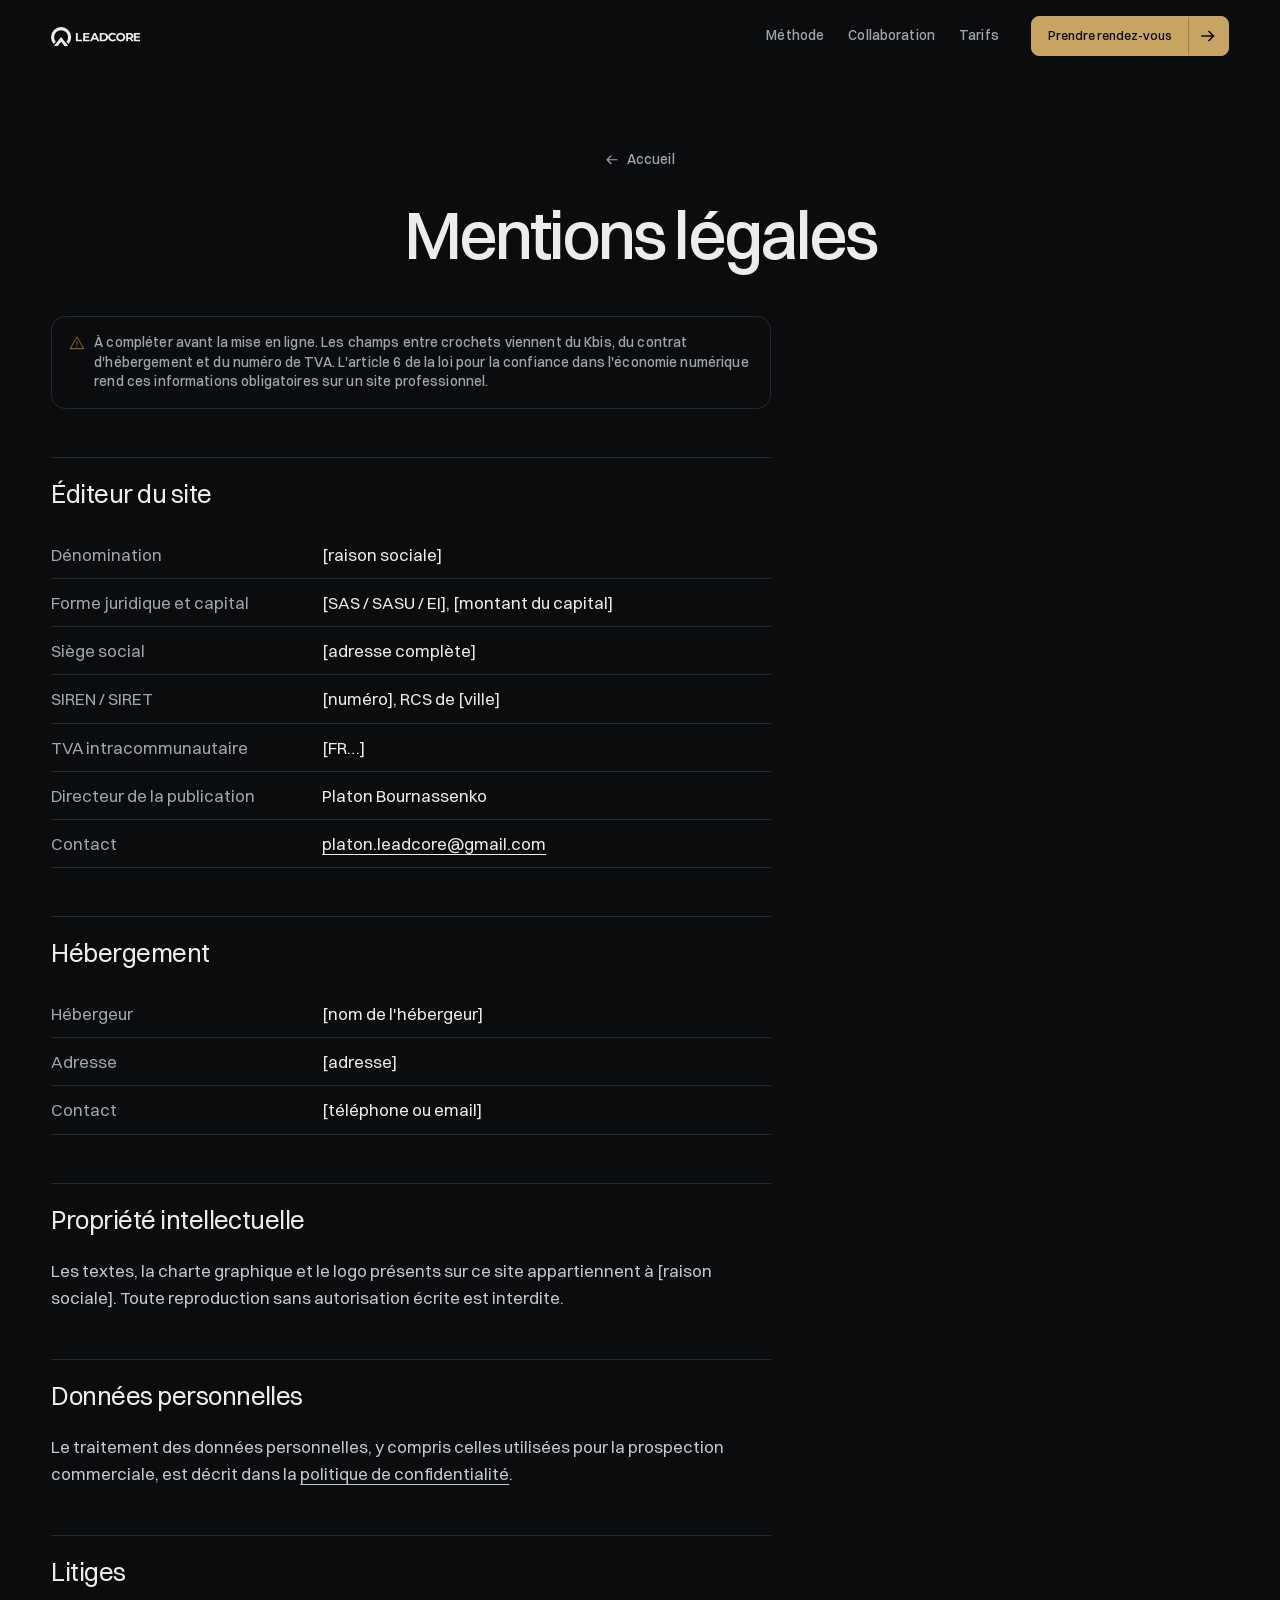
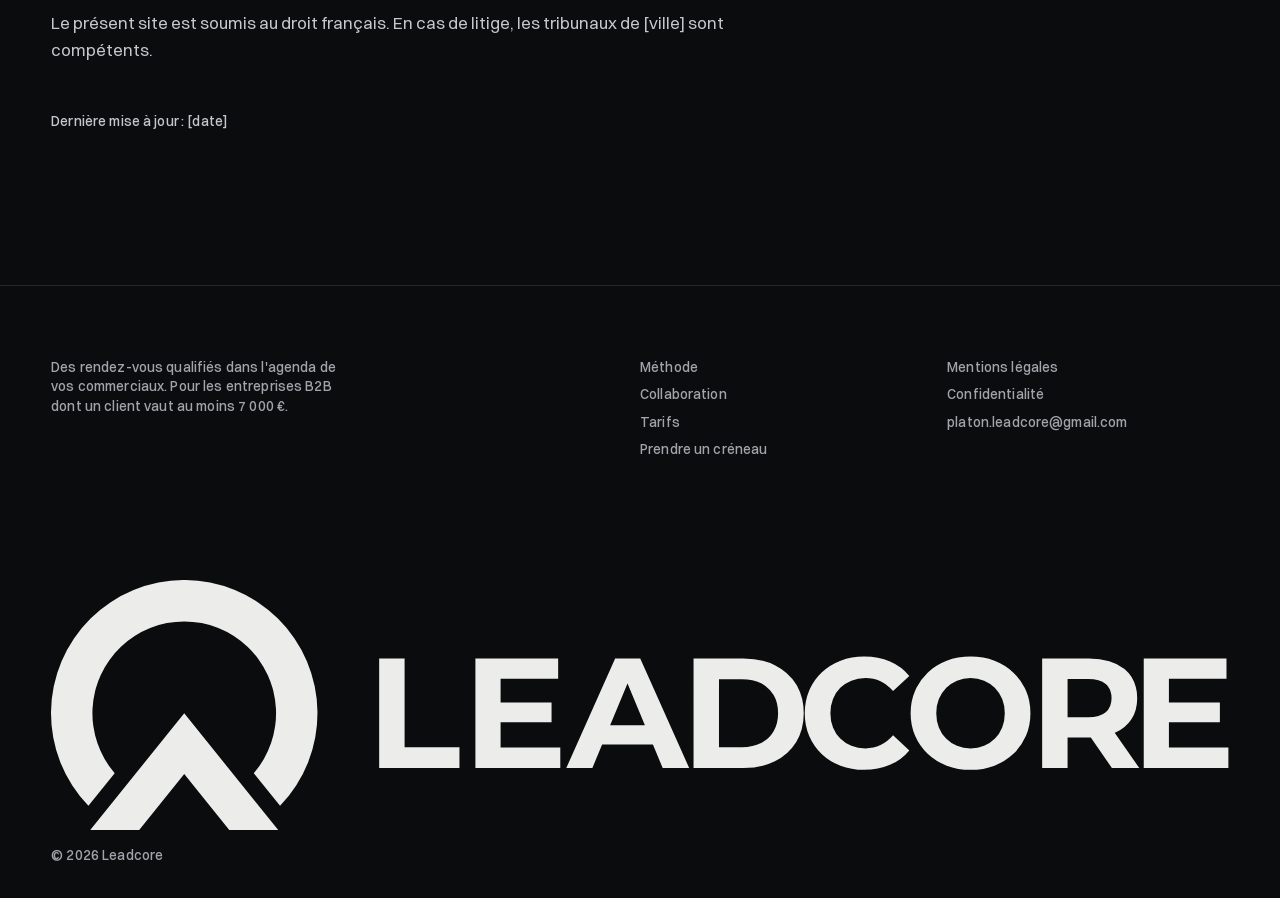
<file: site/mentions-legales.html>
<!doctype html>
<html lang="fr">
<head>
<meta charset="utf-8">
<meta name="viewport" content="width=device-width,initial-scale=1,viewport-fit=cover">
<title>Mentions légales — Leadcore</title>
<meta name="description" content="Mentions légales du site Leadcore.">
<meta name="robots" content="noindex">
<meta name="theme-color" content="#0B0C0D">
<link rel="icon" href="data:image/svg+xml,%3Csvg xmlns='http://www.w3.org/2000/svg' viewBox='-150 -142 300 300'%3E%3Crect x='-150' y='-142' width='300' height='300' fill='%230B0C0D'/%3E%3Cg fill='%23ECECEA'%3E%3Cpath d='M-83.07 80.24A115.5 115.5 0 1 1 83.07 80.24L60.3 51.96A79.6 79.6 0 1 0 -60.3 51.96Z'/%3E%3Cpath d='M0 0L81.86 101.7L39.43 101.7L0 52.71L-39.43 101.7L-81.86 101.7Z'/%3E%3C/g%3E%3C/svg%3E">
<link rel="apple-touch-icon" href="assets/icon-180.png">
<link rel="preload" as="font" type="font/woff2" href="assets/fonts/switzer-300-c345686e.woff2" crossorigin>
<link rel="preload" as="font" type="font/woff2" href="assets/fonts/switzer-400-ddd95955.woff2" crossorigin>
<link rel="stylesheet" href="assets/brand.css?v=20261013f">
<link rel="stylesheet" href="assets/site.css?v=20261013f">
<script>document.documentElement.classList.add("js")</script>
</head>
<body class="p-mentions-legales">
<a class="skip" href="#main">Aller au contenu</a>

<header class="hdr" id="hdr">
  <div class="wrap">
    <a class="hdr-logo" href="./" aria-label="Leadcore, accueil"><svg viewBox="0 0 1020.88 217.2" aria-hidden="true"><use href="assets/sprite.svg?v=20261013f#lockup"/></svg></a>
    <nav class="hdr-nav xs" aria-label="Navigation principale"><a href="methode.html">Méthode</a><a href="collaboration.html">Collaboration</a><a href="tarifs.html">Tarifs</a></nav>
    <a class="btn or sm" href="rendez-vous.html"><span class="t">Prendre rendez-vous</span><span class="c" aria-hidden="true"><svg class="ar"><use href="assets/sprite.svg?v=20261013f#ar"/></svg><svg class="ar"><use href="assets/sprite.svg?v=20261013f#ar"/></svg></span></a>
  </div>
</header>

<main id="main">
<section class="tete tete-legal" aria-labelledby="t-page">
  <div class="wrap">
    <a class="retour xs" href="./"><svg class="ar" aria-hidden="true"><use href="assets/sprite.svg?v=20261013f#ag"/></svg>Accueil</a>
    <h1 id="t-page" class="tete-t">Mentions légales</h1>
  </div>
</section>
<section class="legal">
  <div class="wrap">
    <div class="prose-l">
      <p class="avertir xs ico"><svg class="pic" aria-hidden="true"><use href="assets/sprite.svg?v=20261013f#i-alerte"/></svg>À compléter avant la mise en ligne. Les champs entre crochets viennent du Kbis, du contrat d'hébergement et du numéro de TVA. L'article 6 de la loi pour la confiance dans l'économie numérique rend ces informations obligatoires sur un site professionnel.</p>
      <h2>Éditeur du site</h2>
      <dl>
        <div><dt>Dénomination</dt><dd>[raison sociale]</dd></div>
        <div><dt>Forme juridique et capital</dt><dd>[SAS / SASU / EI], [montant du capital]</dd></div>
        <div><dt>Siège social</dt><dd>[adresse complète]</dd></div>
        <div><dt>SIREN / SIRET</dt><dd>[numéro], RCS de [ville]</dd></div>
        <div><dt>TVA intracommunautaire</dt><dd>[FR…]</dd></div>
        <div><dt>Directeur de la publication</dt><dd>Platon Bournassenko</dd></div>
        <div><dt>Contact</dt><dd><a href="mailto:platon.leadcore@gmail.com" data-contact-email data-contact-email-text>platon.leadcore@gmail.com</a></dd></div>
      </dl>
      <h2>Hébergement</h2>
      <dl>
        <div><dt>Hébergeur</dt><dd>[nom de l'hébergeur]</dd></div>
        <div><dt>Adresse</dt><dd>[adresse]</dd></div>
        <div><dt>Contact</dt><dd>[téléphone ou email]</dd></div>
      </dl>
      <h2>Propriété intellectuelle</h2>
      <p>Les textes, la charte graphique et le logo présents sur ce site appartiennent à [raison sociale]. Toute reproduction sans autorisation écrite est interdite.</p>
      <h2>Données personnelles</h2>
      <p>Le traitement des données personnelles, y compris celles utilisées pour la prospection commerciale, est décrit dans la <a href="confidentialite.html">politique de confidentialité</a>.</p>
      <h2>Litiges</h2>
      <p>Le présent site est soumis au droit français. En cas de litige, les tribunaux de [ville] sont compétents.</p>
      <p class="xs dim maj">Dernière mise à jour&#8239;: [date]</p>
    </div>
  </div>
</section>

</main>

<footer class="ftr">
  <div class="wrap">
    <div class="ftr-grid xs">
      <p class="dim">Des rendez-vous qualifiés dans l'agenda de vos commerciaux. Pour les entreprises B2B dont un client vaut au moins 7&nbsp;000&nbsp;€.</p>
      <nav aria-label="Pied de page"><a href="methode.html">Méthode</a><a href="collaboration.html">Collaboration</a><a href="tarifs.html">Tarifs</a><a href="rendez-vous.html">Prendre un créneau</a></nav>
      <nav aria-label="Informations légales"><a href="mentions-legales.html">Mentions légales</a><a href="confidentialite.html">Confidentialité</a><a data-email href="mailto:platon.leadcore@gmail.com">platon.leadcore@gmail.com</a></nav>
    </div>
    <svg class="ftr-logo" viewBox="0 0 1020.88 217.2" role="img" aria-label="Leadcore"><use href="assets/sprite.svg?v=20261013f#lockup"/></svg>
    <p class="xs dim ftr-c">© 2026 Leadcore</p>
  </div>
</footer>

<script src="assets/config.js?v=20261013f"></script>
<script src="assets/site.js?v=20261013f" defer></script>
</body>
</html>
</file>
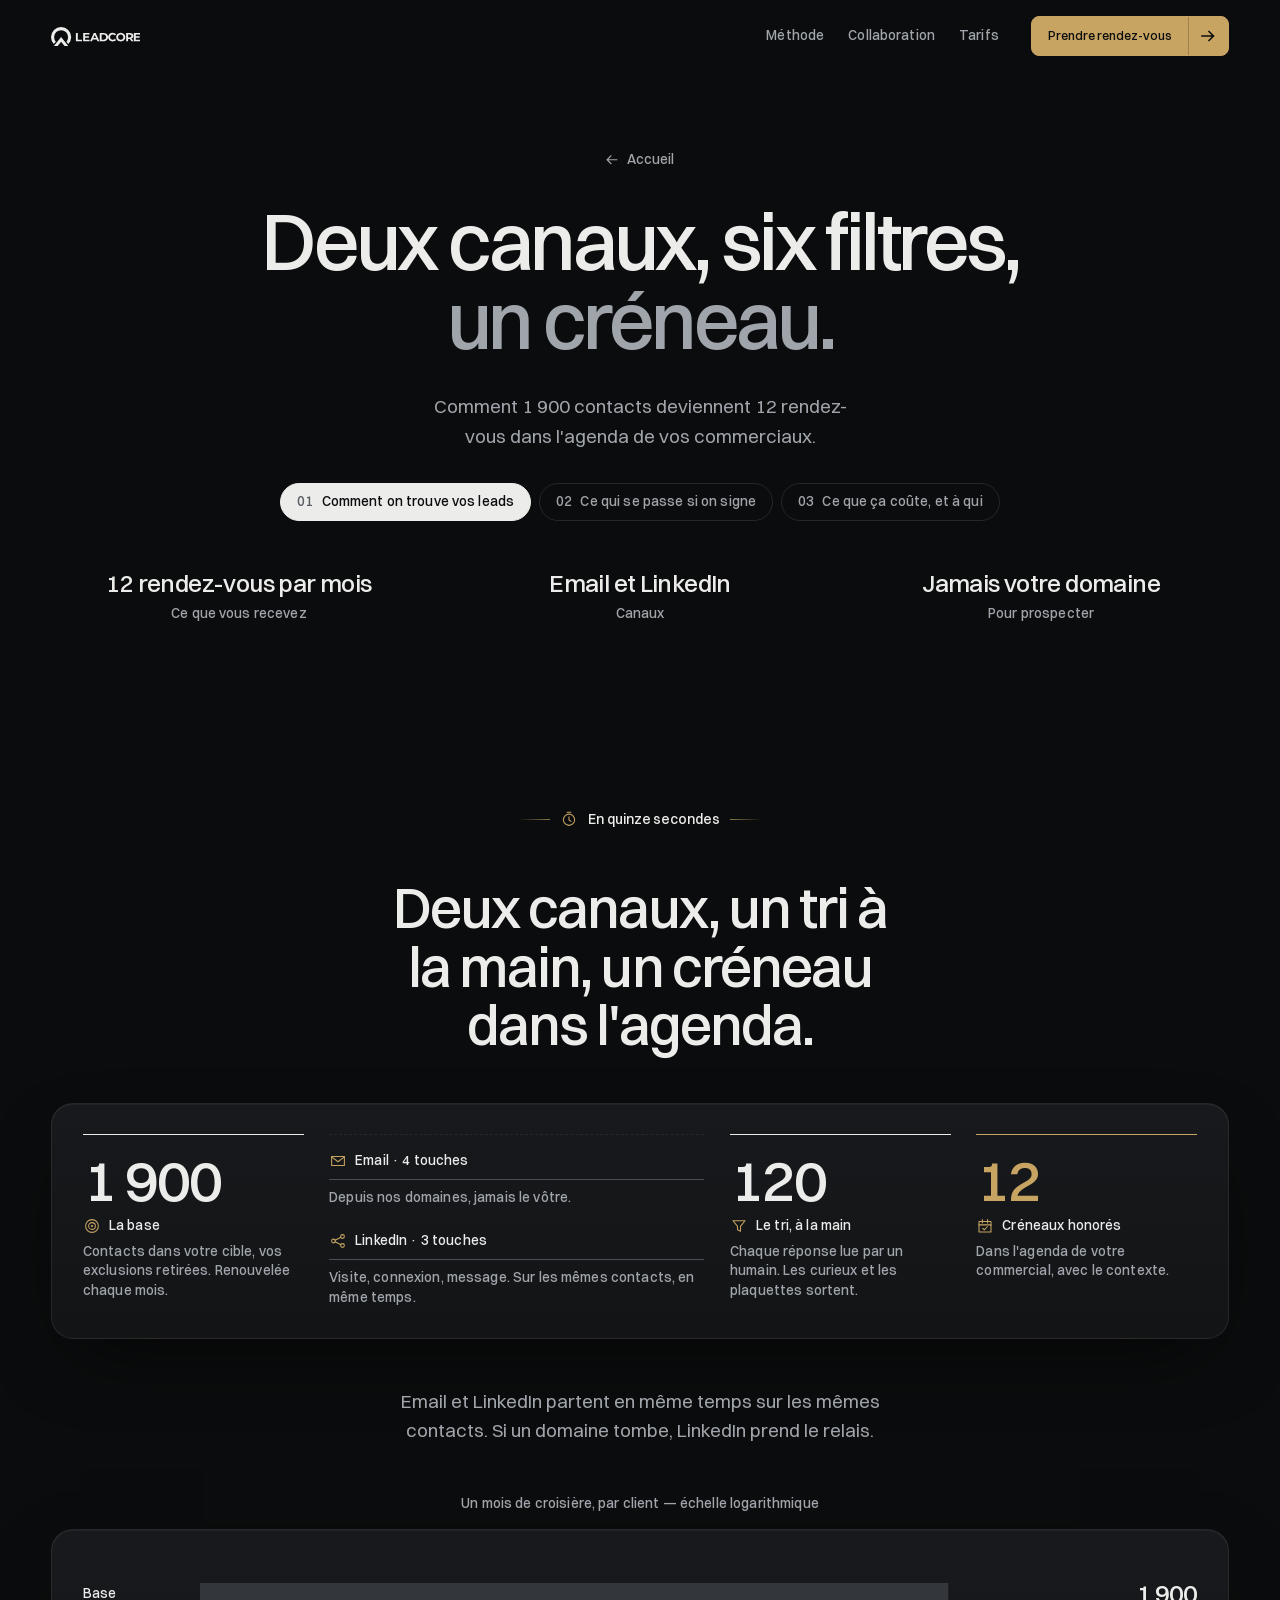
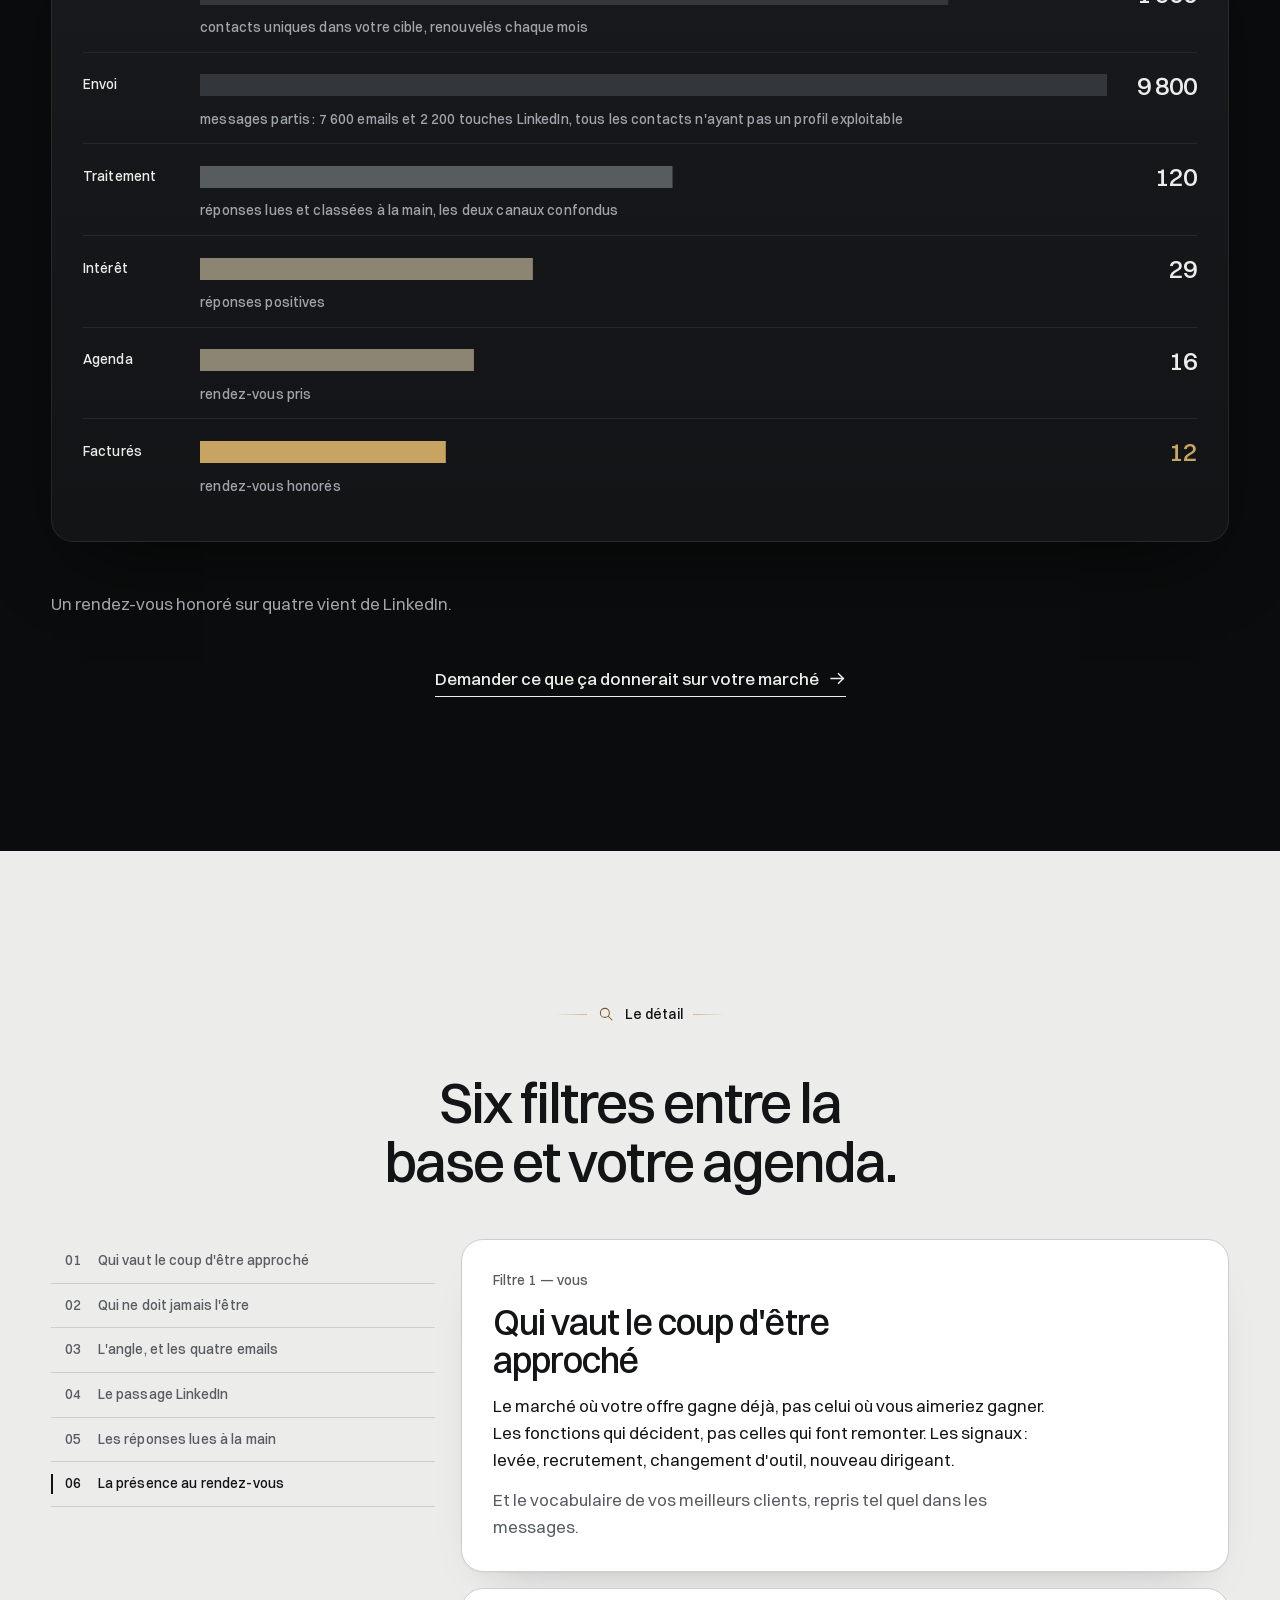
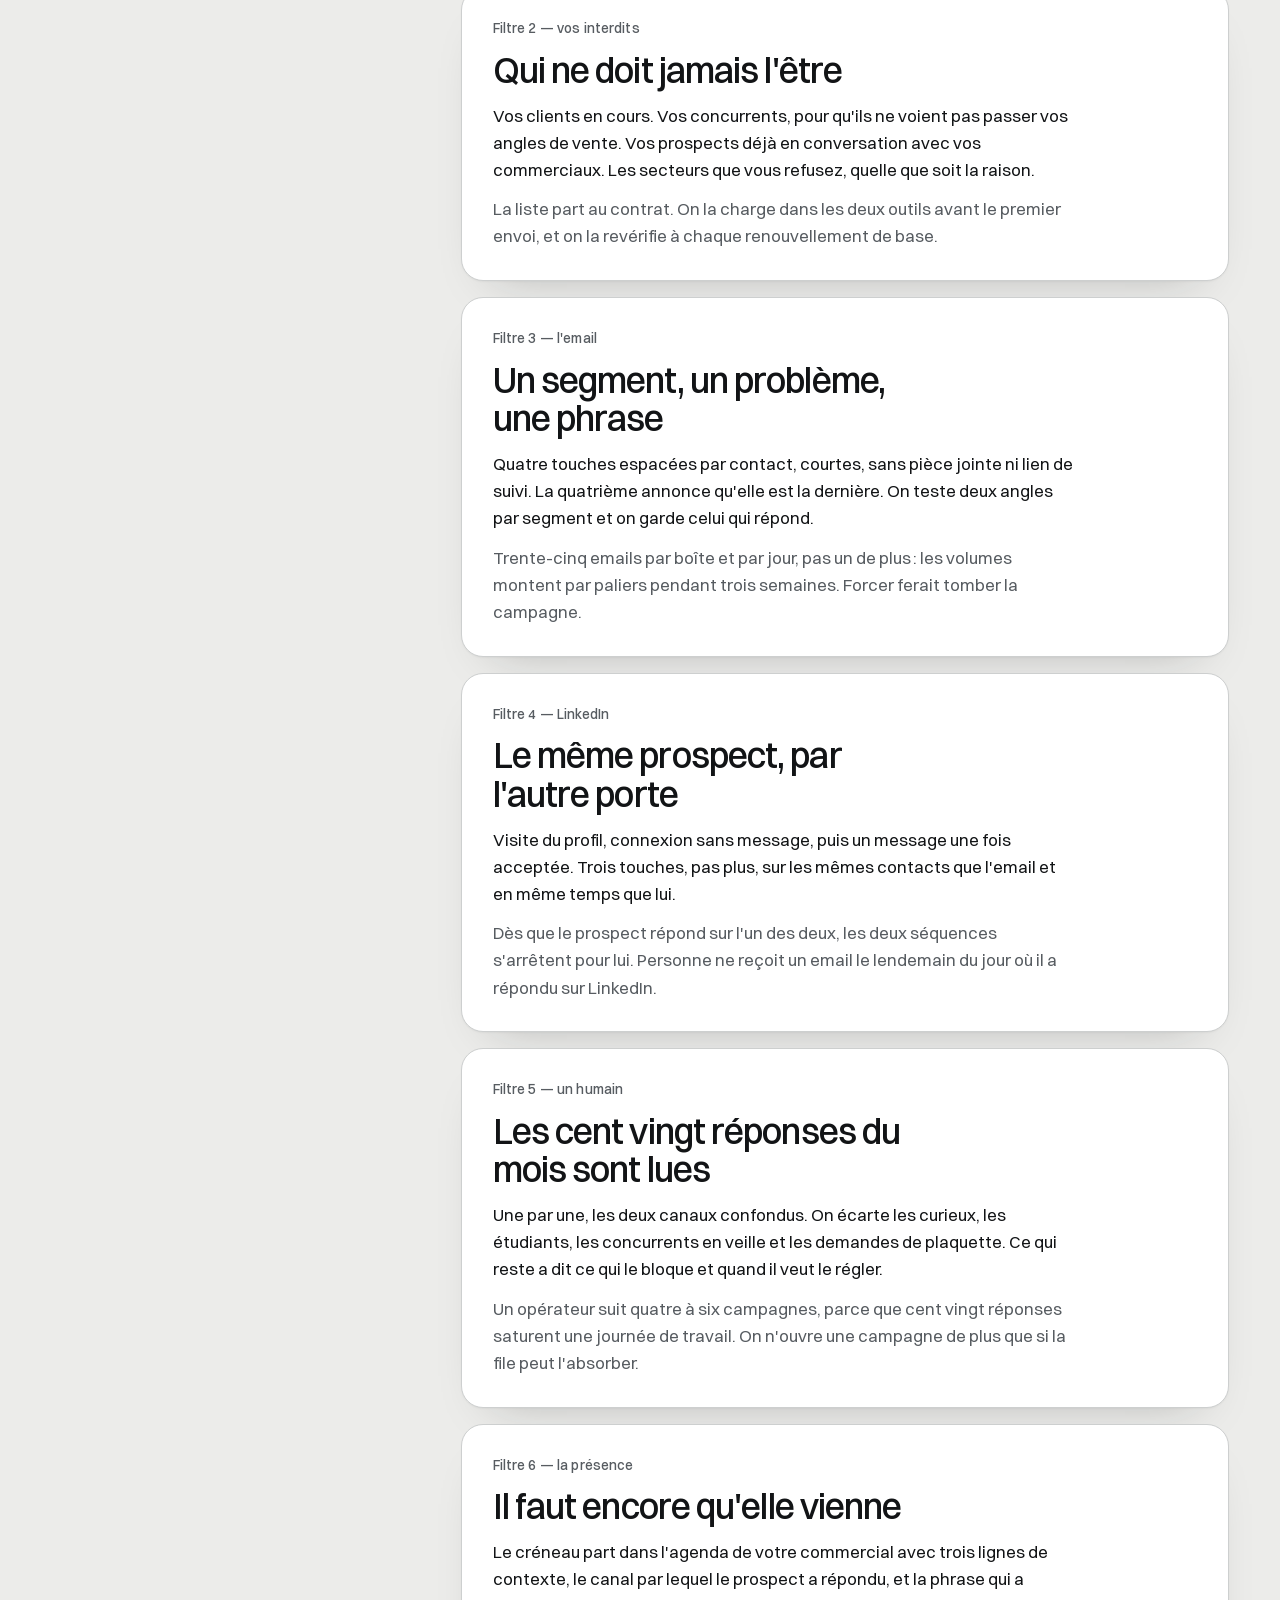
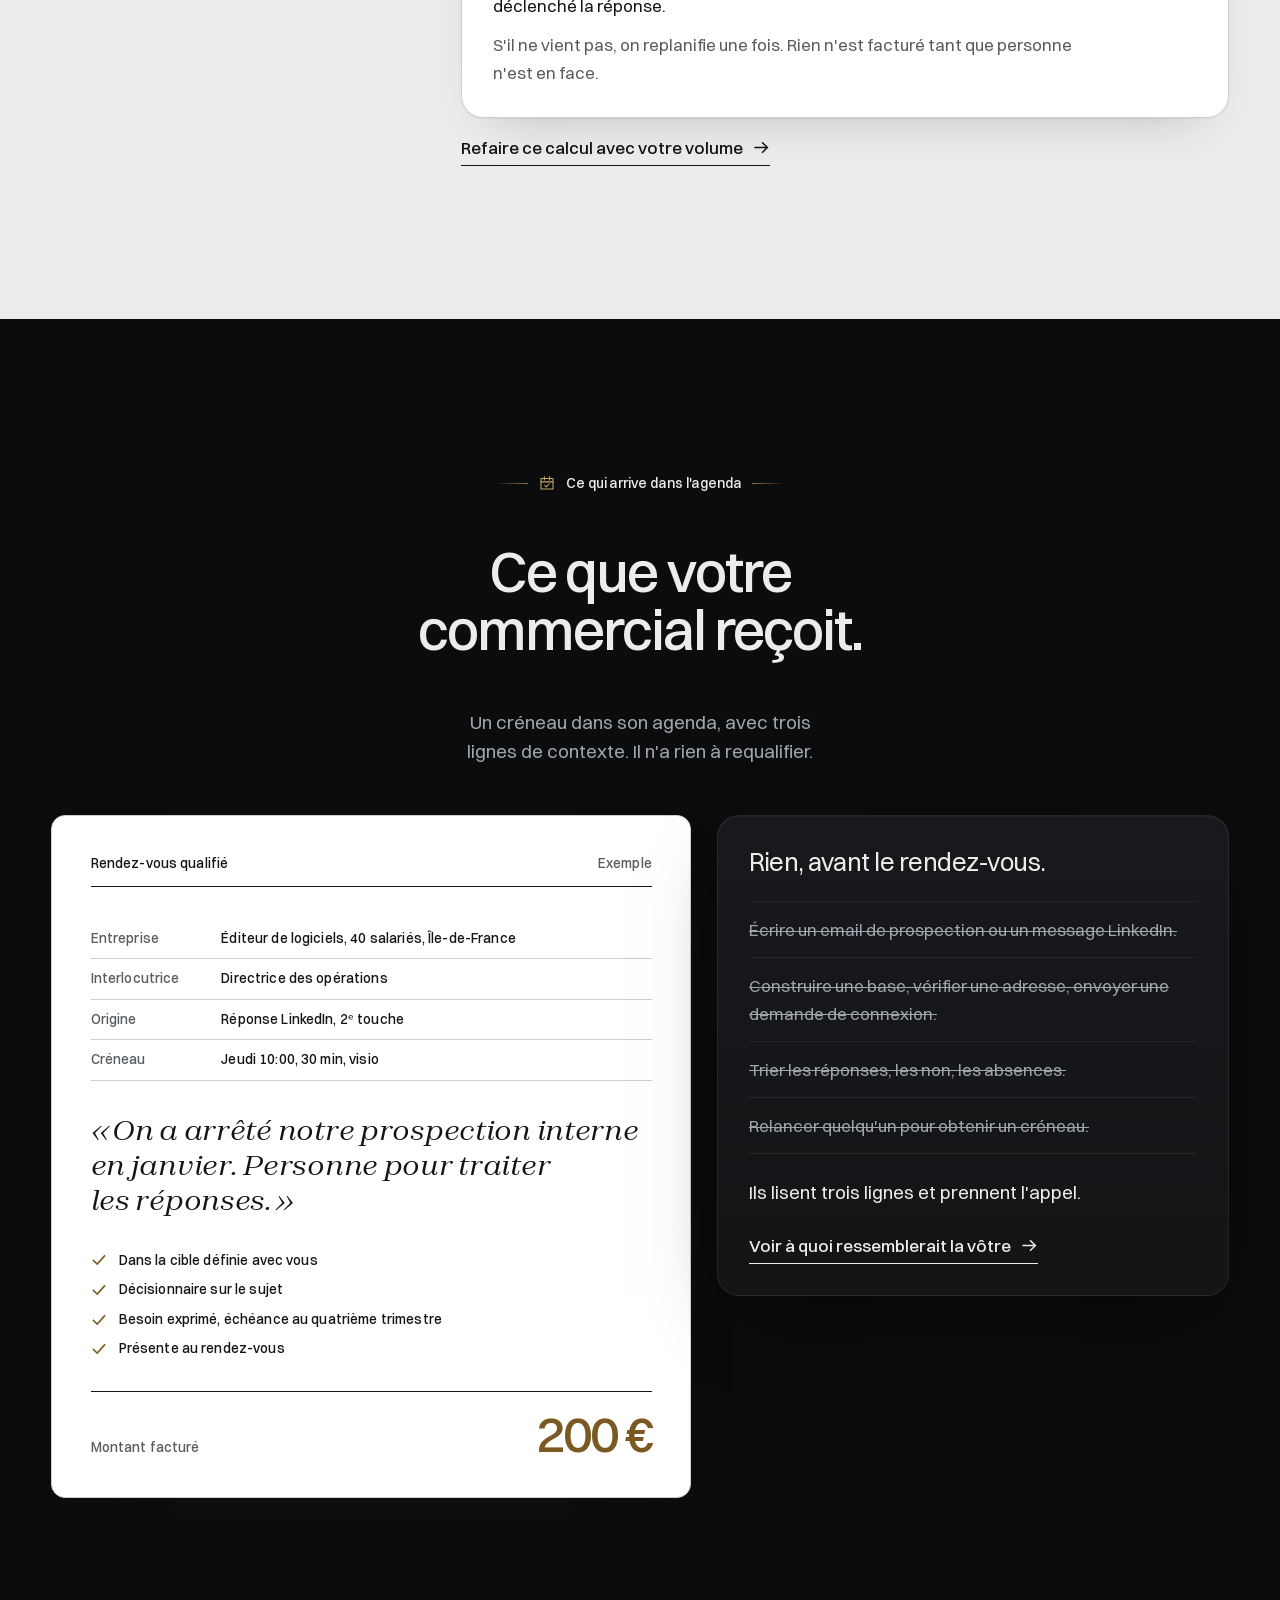
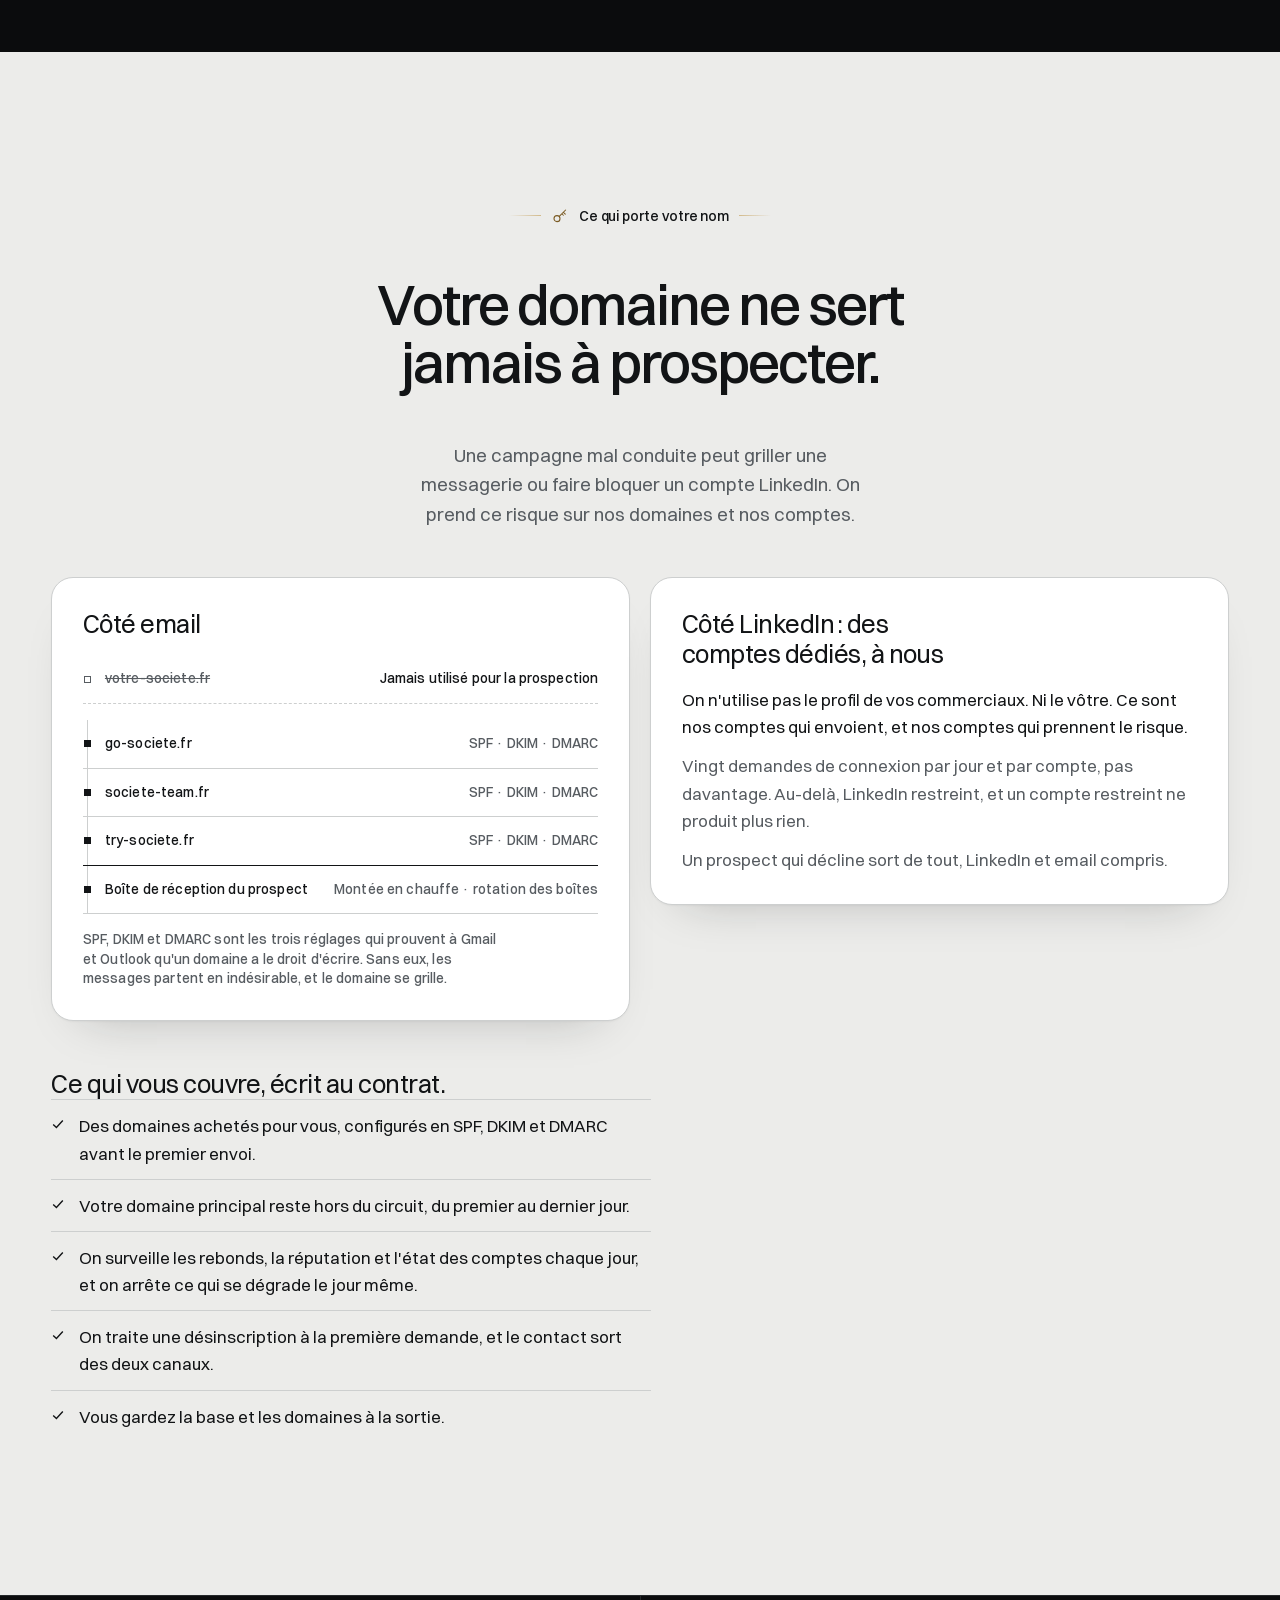
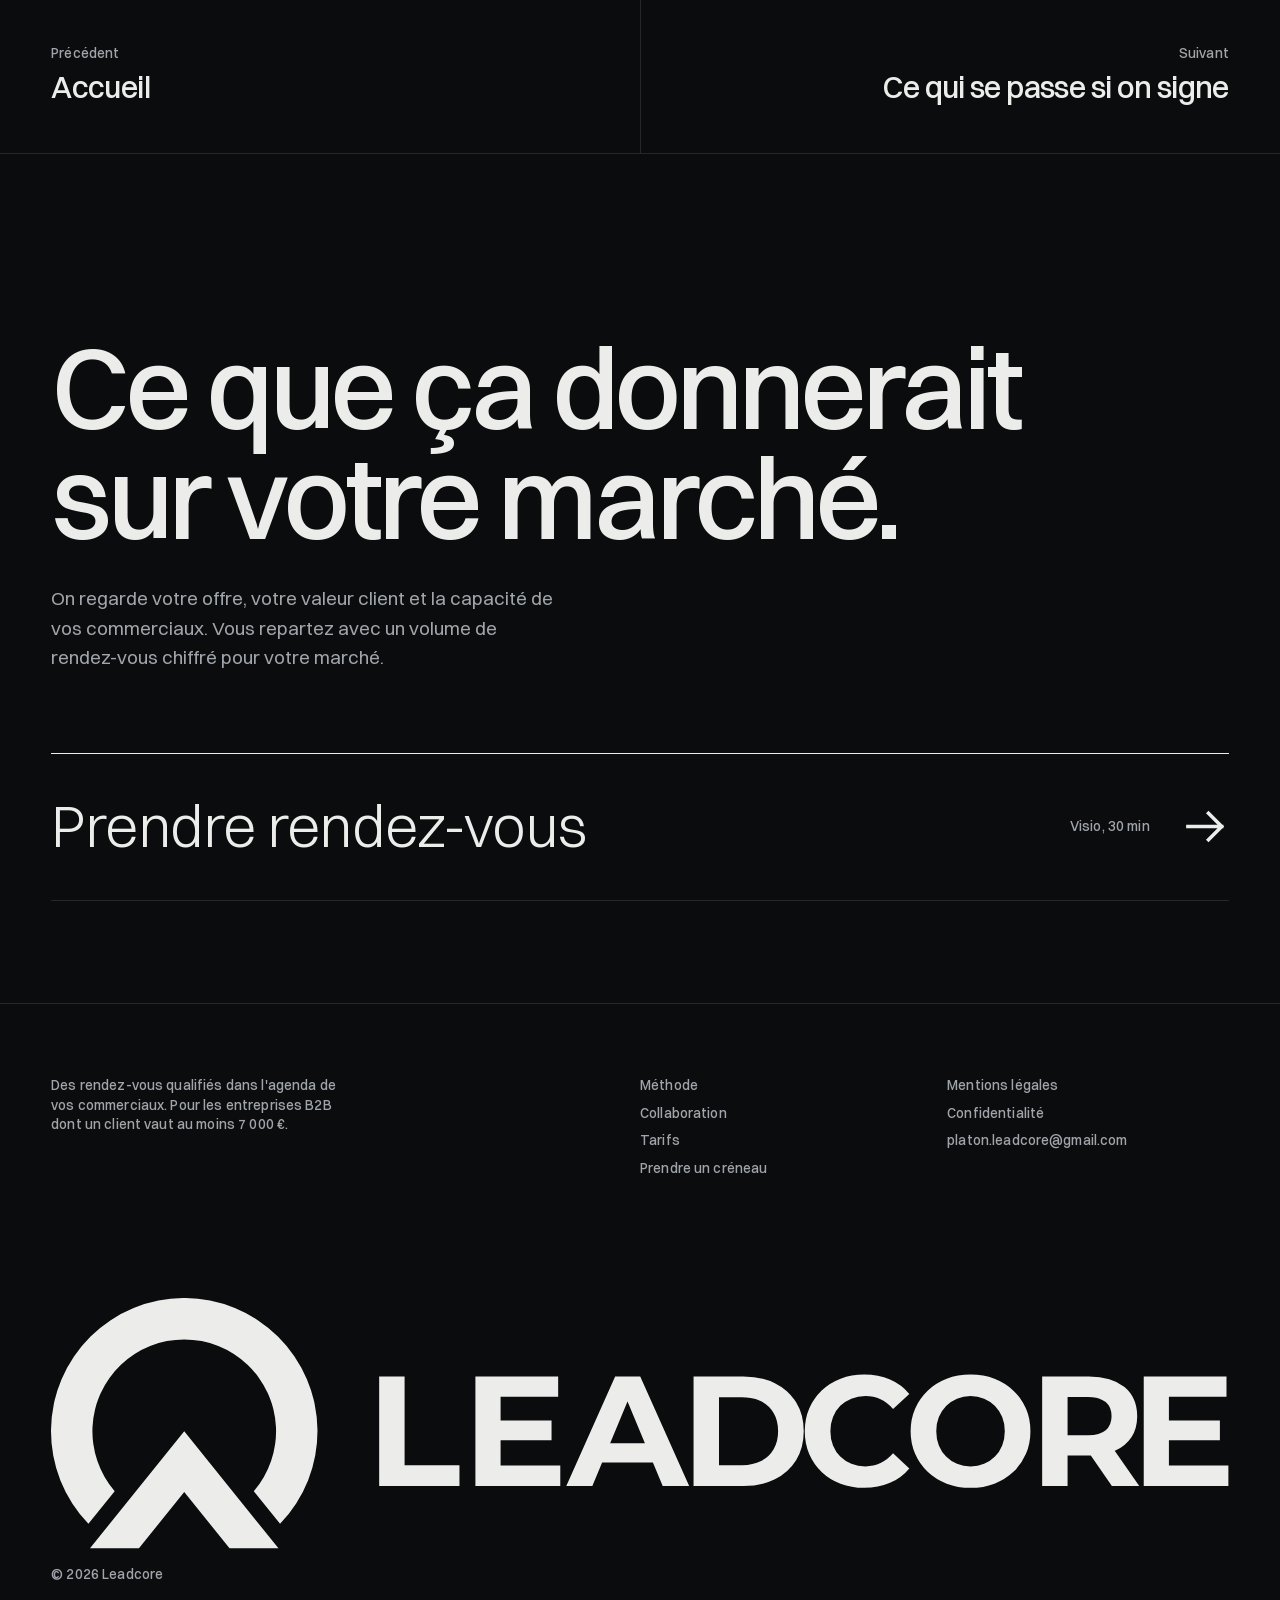
<file: site/methode.html>
<!doctype html>
<html lang="fr">
<head>
<meta charset="utf-8">
<meta name="viewport" content="width=device-width,initial-scale=1,viewport-fit=cover">
<title>Comment on trouve vos leads — Leadcore</title>
<meta name="description" content="Deux canaux en parallèle, email et LinkedIn, six filtres, et un tri fait à la main. Les chiffres réels d’un mois, et pourquoi ni votre domaine ni vos comptes ne sont exposés.">
<link rel="canonical" href="https://leadcore.fr/methode.html">
<meta property="og:type" content="website">
<meta property="og:locale" content="fr_FR">
<meta property="og:site_name" content="Leadcore">
<meta property="og:url" content="https://leadcore.fr/methode.html">
<meta property="og:title" content="Leadcore — Comment on trouve vos leads">
<meta property="og:description" content="Deux canaux en parallèle, email et LinkedIn, six filtres, et un tri fait à la main. Les chiffres réels d’un mois, et pourquoi ni votre domaine ni vos comptes ne sont exposés.">
<meta property="og:image" content="https://leadcore.fr/assets/og-leadcore.png">
<meta property="og:image:width" content="1200">
<meta property="og:image:height" content="630">
<meta name="twitter:card" content="summary_large_image">
<meta name="theme-color" content="#0B0C0D">
<link rel="icon" href="data:image/svg+xml,%3Csvg xmlns='http://www.w3.org/2000/svg' viewBox='-150 -142 300 300'%3E%3Crect x='-150' y='-142' width='300' height='300' fill='%230B0C0D'/%3E%3Cg fill='%23ECECEA'%3E%3Cpath d='M-83.07 80.24A115.5 115.5 0 1 1 83.07 80.24L60.3 51.96A79.6 79.6 0 1 0 -60.3 51.96Z'/%3E%3Cpath d='M0 0L81.86 101.7L39.43 101.7L0 52.71L-39.43 101.7L-81.86 101.7Z'/%3E%3C/g%3E%3C/svg%3E">
<link rel="apple-touch-icon" href="assets/icon-180.png">
<link rel="preload" as="font" type="font/woff2" href="assets/fonts/switzer-300-c345686e.woff2" crossorigin>
<link rel="preload" as="font" type="font/woff2" href="assets/fonts/switzer-400-ddd95955.woff2" crossorigin>
<link rel="stylesheet" href="assets/brand.css?v=20261013f">
<link rel="stylesheet" href="assets/site.css?v=20261013f">
<script>document.documentElement.classList.add("js")</script>
</head>
<body class="p-methode">
<a class="skip" href="#main">Aller au contenu</a>

<header class="hdr" id="hdr">
  <div class="wrap">
    <a class="hdr-logo" href="./" aria-label="Leadcore, accueil"><svg viewBox="0 0 1020.88 217.2" aria-hidden="true"><use href="assets/sprite.svg?v=20261013f#lockup"/></svg></a>
    <nav class="hdr-nav xs" aria-label="Navigation principale"><a href="methode.html" aria-current="page">Méthode</a><a href="collaboration.html">Collaboration</a><a href="tarifs.html">Tarifs</a></nav>
    <a class="btn or sm" href="rendez-vous.html"><span class="t">Prendre rendez-vous</span><span class="c" aria-hidden="true"><svg class="ar"><use href="assets/sprite.svg?v=20261013f#ar"/></svg><svg class="ar"><use href="assets/sprite.svg?v=20261013f#ar"/></svg></span></a>
  </div>
</header>

<main id="main">
<section class="tete" aria-labelledby="t-page">
  <div class="wrap">
    <a class="retour xs load" style="--d:0" href="./"><svg class="ar" aria-hidden="true"><use href="assets/sprite.svg?v=20261013f#ag"/></svg>Accueil</a>
    <h1 id="t-page" class="tete-t">
      <span class="ln"><span class="load" style="--d:1">Deux canaux, six filtres,</span></span>
      <span class="ln dim"><span class="load" style="--d:2">un créneau.</span></span>
    </h1>
    <div class="tete-row">
      <p class="lede dim load" style="--d:4">Comment 1&nbsp;900 contacts deviennent 12 rendez-vous dans l'agenda de vos commerciaux.</p>
      <nav class="parcours xs load" style="--d:5" aria-label="Le détail, en trois pages"><ol><li><a href="methode.html" aria-current="page"><span class="num">01</span>Comment on trouve vos leads</a></li><li><a href="collaboration.html"><span class="num">02</span>Ce qui se passe si on signe</a></li><li><a href="tarifs.html"><span class="num">03</span>Ce que ça coûte, et à qui</a></li></ol></nav>
    </div>
  </div>
</section>

<section class="enbref" aria-label="En bref">
  <div class="wrap"><dl class="bref load" style="--d:6"><div><dt class="xs dim">Ce que vous recevez</dt><dd>12 rendez-vous par mois</dd></div><div><dt class="xs dim">Canaux</dt><dd>Email et LinkedIn</dd></div><div><dt class="xs dim">Pour prospecter</dt><dd>Jamais votre domaine</dd></div></dl></div>
</section>

<section class="ch" id="resume" aria-labelledby="t-resume">
  <div class="wrap">
    <div class="ix xs"><svg class="pic" aria-hidden="true"><use href="assets/sprite.svg?v=20261013f#i-temps"/></svg><span>En quinze secondes</span></div>
    <div class="bd">
      <h2 id="t-resume" class="h-sec rise">Deux canaux, un tri à la main, un créneau dans l'agenda.</h2>
      <figure class="schema rise" id="schema" aria-label="Schéma : la base de 1 900 contacts part sur deux canaux en parallèle, email et LinkedIn, qui se rejoignent au tri de 120 réponses, d'où sortent 12 créneaux honorés.">
        <div class="sc-n"><b class="num">1&nbsp;900</b><span class="xs ico"><svg class="pic" aria-hidden="true"><use href="assets/sprite.svg?v=20261013f#i-cible"/></svg>La base</span><p class="xs dim">Contacts dans votre cible, vos exclusions retirées. Renouvelée chaque mois.</p></div>
        <div class="sc-voies" aria-hidden="true">
          <div class="sc-voie"><span class="xs ico"><svg class="pic" aria-hidden="true"><use href="assets/sprite.svg?v=20261013f#i-mail"/></svg>Email · 4 touches</span><i class="sc-l"><em></em><em></em></i><p class="xs dim">Depuis nos domaines, jamais le vôtre.</p></div>
          <div class="sc-voie"><span class="xs ico"><svg class="pic" aria-hidden="true"><use href="assets/sprite.svg?v=20261013f#i-reseau"/></svg>LinkedIn · 3 touches</span><i class="sc-l"><em></em><em></em></i><p class="xs dim">Visite, connexion, message. Sur les mêmes contacts, en même temps.</p></div>
        </div>
        <div class="sc-n"><b class="num">120</b><span class="xs ico"><svg class="pic" aria-hidden="true"><use href="assets/sprite.svg?v=20261013f#i-filtre"/></svg>Le tri, à la main</span><p class="xs dim">Chaque réponse lue par un humain. Les curieux et les plaquettes sortent.</p></div>
        <div class="sc-n sc-or"><b class="num">12</b><span class="xs ico"><svg class="pic" aria-hidden="true"><use href="assets/sprite.svg?v=20261013f#i-cal"/></svg>Créneaux honorés</span><p class="xs dim">Dans l'agenda de votre commercial, avec le contexte.</p></div>
      </figure>
      <p class="lede dim rise">Email et LinkedIn partent en même temps sur les mêmes contacts. Si un domaine tombe, LinkedIn prend le relais.</p>
      <div class="rise">
        <p class="xs dim entonnoir-h">Un mois de croisière, par client — échelle logarithmique</p>
        <ol class="entonnoir xs" id="entonnoir">
          <li style="--k:.825"><span>Base</span><i></i><b class="num">1&nbsp;900</b><p class="dim">contacts uniques dans votre cible, renouvelés chaque mois</p></li>
          <li style="--k:1"><span>Envoi</span><i></i><b class="num">9&nbsp;800</b><p class="dim">messages partis&#8239;: 7&nbsp;600 emails et 2&nbsp;200 touches LinkedIn, tous les contacts n'ayant pas un profil exploitable</p></li>
          <li style="--k:.521"><span>Traitement</span><i></i><b class="num">120</b><p class="dim">réponses lues et classées à la main, les deux canaux confondus</p></li>
          <li style="--k:.367"><span>Intérêt</span><i></i><b class="num">29</b><p class="dim">réponses positives</p></li>
          <li style="--k:.302"><span>Agenda</span><i></i><b class="num">16</b><p class="dim">rendez-vous pris</p></li>
          <li style="--k:.271" class="or"><span>Facturés</span><i></i><b class="num">12</b><p class="dim">rendez-vous honorés</p></li>
        </ol>
      </div>
      <p class="dim rise" style="max-width:62ch">Un rendez-vous honoré sur quatre vient de LinkedIn.</p>
      <a class="lien rise" href="rendez-vous.html">Demander ce que ça donnerait sur votre marché <svg class="ar" aria-hidden="true"><use href="assets/sprite.svg?v=20261013f#ar"/></svg></a>
    </div>
  </div>
</section>

<section class="ch clair" id="filtrage" aria-labelledby="t-filtrage">
  <div class="wrap">
    <div class="ix xs"><svg class="pic" aria-hidden="true"><use href="assets/sprite.svg?v=20261013f#i-loupe"/></svg><span>Le détail</span></div>
    <div class="bd">
      <h2 id="t-filtrage" class="h-sec rise">Six filtres entre la base et votre agenda.</h2>
            <div class="filtres">
        <ol class="filtres-nav xs" aria-label="Les six filtres">
          <li><a href="#f1"><span class="num">01</span>Qui vaut le coup d'être approché</a></li>
          <li><a href="#f2"><span class="num">02</span>Qui ne doit jamais l'être</a></li>
          <li><a href="#f3"><span class="num">03</span>L'angle, et les quatre emails</a></li>
          <li><a href="#f4"><span class="num">04</span>Le passage LinkedIn</a></li>
          <li><a href="#f5"><span class="num">05</span>Les réponses lues à la main</a></li>
          <li><a href="#f6"><span class="num">06</span>La présence au rendez-vous</a></li>
        </ol>
        <div class="filtres-c">
          <article id="f1" class="filtre"><p class="xs dim">Filtre 1 — vous</p><h3>Qui vaut le coup d'être approché</h3><p>Le marché où votre offre gagne déjà, pas celui où vous aimeriez gagner. Les fonctions qui décident, pas celles qui font remonter. Les signaux&#8239;: levée, recrutement, changement d'outil, nouveau dirigeant.</p><p class="dim">Et le vocabulaire de vos meilleurs clients, repris tel quel dans les messages.</p></article>
          <article id="f2" class="filtre"><p class="xs dim">Filtre 2 — vos interdits</p><h3>Qui ne doit jamais l'être</h3><p>Vos clients en cours. Vos concurrents, pour qu'ils ne voient pas passer vos angles de vente. Vos prospects déjà en conversation avec vos commerciaux. Les secteurs que vous refusez, quelle que soit la raison.</p><p class="dim">La liste part au contrat. On la charge dans les deux outils avant le premier envoi, et on la revérifie à chaque renouvellement de base.</p></article>
          <article id="f3" class="filtre"><p class="xs dim">Filtre 3 — l'email</p><h3>Un segment, un problème, une phrase</h3><p>Quatre touches espacées par contact, courtes, sans pièce jointe ni lien de suivi. La quatrième annonce qu'elle est la dernière. On teste deux angles par segment et on garde celui qui répond.</p><p class="dim">Trente-cinq emails par boîte et par jour, pas un de plus&#8239;: les volumes montent par paliers pendant trois semaines. Forcer ferait tomber la campagne.</p></article>
          <article id="f4" class="filtre"><p class="xs dim">Filtre 4 — LinkedIn</p><h3>Le même prospect, par l'autre porte</h3><p>Visite du profil, connexion sans message, puis un message une fois acceptée. Trois touches, pas plus, sur les mêmes contacts que l'email et en même temps que lui.</p><p class="dim">Dès que le prospect répond sur l'un des deux, les deux séquences s'arrêtent pour lui. Personne ne reçoit un email le lendemain du jour où il a répondu sur LinkedIn.</p></article>
          <article id="f5" class="filtre"><p class="xs dim">Filtre 5 — un humain</p><h3>Les cent vingt réponses du mois sont lues</h3><p>Une par une, les deux canaux confondus. On écarte les curieux, les étudiants, les concurrents en veille et les demandes de plaquette. Ce qui reste a dit ce qui le bloque et quand il veut le régler.</p><p class="dim">Un opérateur suit quatre à six campagnes, parce que cent vingt réponses saturent une journée de travail. On n'ouvre une campagne de plus que si la file peut l'absorber.</p></article>
          <article id="f6" class="filtre"><p class="xs dim">Filtre 6 — la présence</p><h3>Il faut encore qu'elle vienne</h3><p>Le créneau part dans l'agenda de votre commercial avec trois lignes de contexte, le canal par lequel le prospect a répondu, et la phrase qui a déclenché la réponse.</p><p class="dim">S'il ne vient pas, on replanifie une fois. Rien n'est facturé tant que personne n'est en face.</p></article>
          <a class="lien" href="rendez-vous.html">Refaire ce calcul avec votre volume <svg class="ar" aria-hidden="true"><use href="assets/sprite.svg?v=20261013f#ar"/></svg></a>
        </div>
      </div>
    </div>
  </div>
</section>

<section class="ch" id="fiche-sec" aria-labelledby="t-fiche">
  <div class="wrap">
    <div class="ix xs"><svg class="pic" aria-hidden="true"><use href="assets/sprite.svg?v=20261013f#i-cal"/></svg><span>Ce qui arrive dans l'agenda</span></div>
    <div class="bd">
      <h2 id="t-fiche" class="h-sec rise">Ce que votre commercial reçoit.</h2>
      <p class="lede dim rise">Un créneau dans son agenda, avec trois lignes de contexte. Il n'a rien à requalifier.</p>
      <div class="liv">
        <article class="fiche rise" id="fiche" aria-label="Exemple de fiche de rendez-vous qualifié">
          <header class="fiche-h xs"><span>Rendez-vous qualifié</span><span class="dim">Exemple</span></header>
          <dl class="fiche-dl xs">
            <div><dt class="dim">Entreprise</dt><dd>Éditeur de logiciels, 40 salariés, Île-de-France</dd></div>
            <div><dt class="dim">Interlocutrice</dt><dd>Directrice des opérations</dd></div>
            <div><dt class="dim">Origine</dt><dd>Réponse LinkedIn, 2ᵉ touche</dd></div>
            <div><dt class="dim">Créneau</dt><dd class="num">Jeudi 10:00, 30 min, visio</dd></div>
          </dl>
          <blockquote class="fiche-q voix">«&#8239;On a arrêté notre prospection interne en janvier. Personne pour traiter les réponses.&#8239;»</blockquote>
          <ul class="fiche-ok xs">
            <li><svg viewBox="0 0 16 16" aria-hidden="true"><path d="M2.5 8.5 6.2 12 13.5 4" pathLength="1"/></svg>Dans la cible définie avec vous</li>
            <li><svg viewBox="0 0 16 16" aria-hidden="true"><path d="M2.5 8.5 6.2 12 13.5 4" pathLength="1"/></svg>Décisionnaire sur le sujet</li>
            <li><svg viewBox="0 0 16 16" aria-hidden="true"><path d="M2.5 8.5 6.2 12 13.5 4" pathLength="1"/></svg>Besoin exprimé, échéance au quatrième trimestre</li>
            <li><svg viewBox="0 0 16 16" aria-hidden="true"><path d="M2.5 8.5 6.2 12 13.5 4" pathLength="1"/></svg>Présente au rendez-vous</li>
          </ul>
          <footer class="fiche-f"><span class="xs dim">Montant facturé</span><b class="num">200&nbsp;€</b></footer>
        </article>
        <div class="rien rise" id="rien">
          <h3 class="h-3">Rien, avant le rendez-vous.</h3>
          <ul>
            <li><span>Écrire un email de prospection ou un message LinkedIn.</span></li>
            <li><span>Construire une base, vérifier une adresse, envoyer une demande de connexion.</span></li>
            <li><span>Trier les réponses, les non, les absences.</span></li>
            <li><span>Relancer quelqu'un pour obtenir un créneau.</span></li>
          </ul>
          <p class="lede">Ils lisent trois lignes et prennent l'appel.</p>
          <a class="lien" href="rendez-vous.html">Voir à quoi ressemblerait la vôtre <svg class="ar" aria-hidden="true"><use href="assets/sprite.svg?v=20261013f#ar"/></svg></a>
        </div>
      </div>
    </div>
  </div>
</section>

<section class="ch clair" id="domaine" aria-labelledby="t-domaine">
  <div class="wrap">
    <div class="ix xs"><svg class="pic" aria-hidden="true"><use href="assets/sprite.svg?v=20261013f#i-cle"/></svg><span>Ce qui porte votre nom</span></div>
    <div class="bd">
      <h2 id="t-domaine" class="h-sec rise">Votre domaine ne sert jamais à prospecter.</h2>
      <p class="lede dim rise">Une campagne mal conduite peut griller une messagerie ou faire bloquer un compte LinkedIn. On prend ce risque sur nos domaines et nos comptes.</p>
      <div class="pair">
        <div class="rise">
          <h3 class="h-3">Côté email</h3>
          <ol class="domaines xs" id="domaines">
            <li class="exclu"><b>votre-societe.fr</b><span>Jamais utilisé pour la prospection</span></li>
            <li><b>go-societe.fr</b><span class="dim">SPF · DKIM · DMARC</span></li>
            <li><b>societe-team.fr</b><span class="dim">SPF · DKIM · DMARC</span></li>
            <li><b>try-societe.fr</b><span class="dim">SPF · DKIM · DMARC</span></li>
            <li class="cible"><b>Boîte de réception du prospect</b><span class="dim">Montée en chauffe · rotation des boîtes</span></li>
          </ol>
          <p class="xs dim note">SPF, DKIM et DMARC sont les trois réglages qui prouvent à Gmail et Outlook qu'un domaine a le droit d'écrire. Sans eux, les messages partent en indésirable, et le domaine se grille.</p>
        </div>
        <div class="rise">
          <h3 class="h-3">Côté LinkedIn&#8239;: des comptes dédiés, à nous</h3>
          <div class="prose">
            <p>On n'utilise pas le profil de vos commerciaux. Ni le vôtre. Ce sont nos comptes qui envoient, et nos comptes qui prennent le risque.</p>
            <p class="dim">Vingt demandes de connexion par jour et par compte, pas davantage. Au-delà, LinkedIn restreint, et un compte restreint ne produit plus rien.</p>
                        <p class="dim">Un prospect qui décline sort de tout, LinkedIn et email compris.</p>
          </div>
        </div>
      </div>
      <div class="rise">
        <h3 class="h-3">Ce qui vous couvre, écrit au contrat.</h3>
        <ul class="coches">
          <li>Des domaines achetés pour vous, configurés en SPF, DKIM et DMARC avant le premier envoi.</li>
          <li>Votre domaine principal reste hors du circuit, du premier au dernier jour.</li>
          <li>On surveille les rebonds, la réputation et l'état des comptes chaque jour, et on arrête ce qui se dégrade le jour même.</li>
          <li>On traite une désinscription à la première demande, et le contact sort des deux canaux.</li>
          <li>Vous gardez la base et les domaines à la sortie.</li>
        </ul>
      </div>
    </div>
  </div>
</section>

<nav class="suite" aria-label="Pages voisines">
  <div class="wrap">
    <a class="suite-p" href="./"><span class="xs dim">Précédent</span><span>Accueil</span></a>
    <a class="suite-n" href="collaboration.html"><span class="xs dim">Suivant</span><span>Ce qui se passe si on signe</span></a>
  </div>
</nav>
<section class="fin" aria-labelledby="t-fin">
  <div class="wrap">
    <h2 id="t-fin" class="fin-t rise">Ce que ça donnerait sur votre marché.</h2>
    <p class="lede dim rise">On regarde votre offre, votre valeur client et la capacité de vos commerciaux. Vous repartez avec un volume de rendez-vous chiffré pour votre marché.</p>
    <a class="fin-btn rise" href="rendez-vous.html">
      <span>Prendre rendez-vous</span>
      <span class="fin-meta xs">Visio, 30 min</span>
      <svg class="ar" aria-hidden="true"><use href="assets/sprite.svg?v=20261013f#ar"/></svg>
    </a>
  </div>
</section>
</main>

<footer class="ftr">
  <div class="wrap">
    <div class="ftr-grid xs">
      <p class="dim">Des rendez-vous qualifiés dans l'agenda de vos commerciaux. Pour les entreprises B2B dont un client vaut au moins 7&nbsp;000&nbsp;€.</p>
      <nav aria-label="Pied de page"><a href="methode.html">Méthode</a><a href="collaboration.html">Collaboration</a><a href="tarifs.html">Tarifs</a><a href="rendez-vous.html">Prendre un créneau</a></nav>
      <nav aria-label="Informations légales"><a href="mentions-legales.html">Mentions légales</a><a href="confidentialite.html">Confidentialité</a><a data-email href="mailto:platon.leadcore@gmail.com">platon.leadcore@gmail.com</a></nav>
    </div>
    <svg class="ftr-logo" viewBox="0 0 1020.88 217.2" role="img" aria-label="Leadcore"><use href="assets/sprite.svg?v=20261013f#lockup"/></svg>
    <p class="xs dim ftr-c">© 2026 Leadcore</p>
  </div>
</footer>

<script src="assets/config.js?v=20261013f"></script>
<script src="assets/site.js?v=20261013f" defer></script>
</body>
</html>
</file>
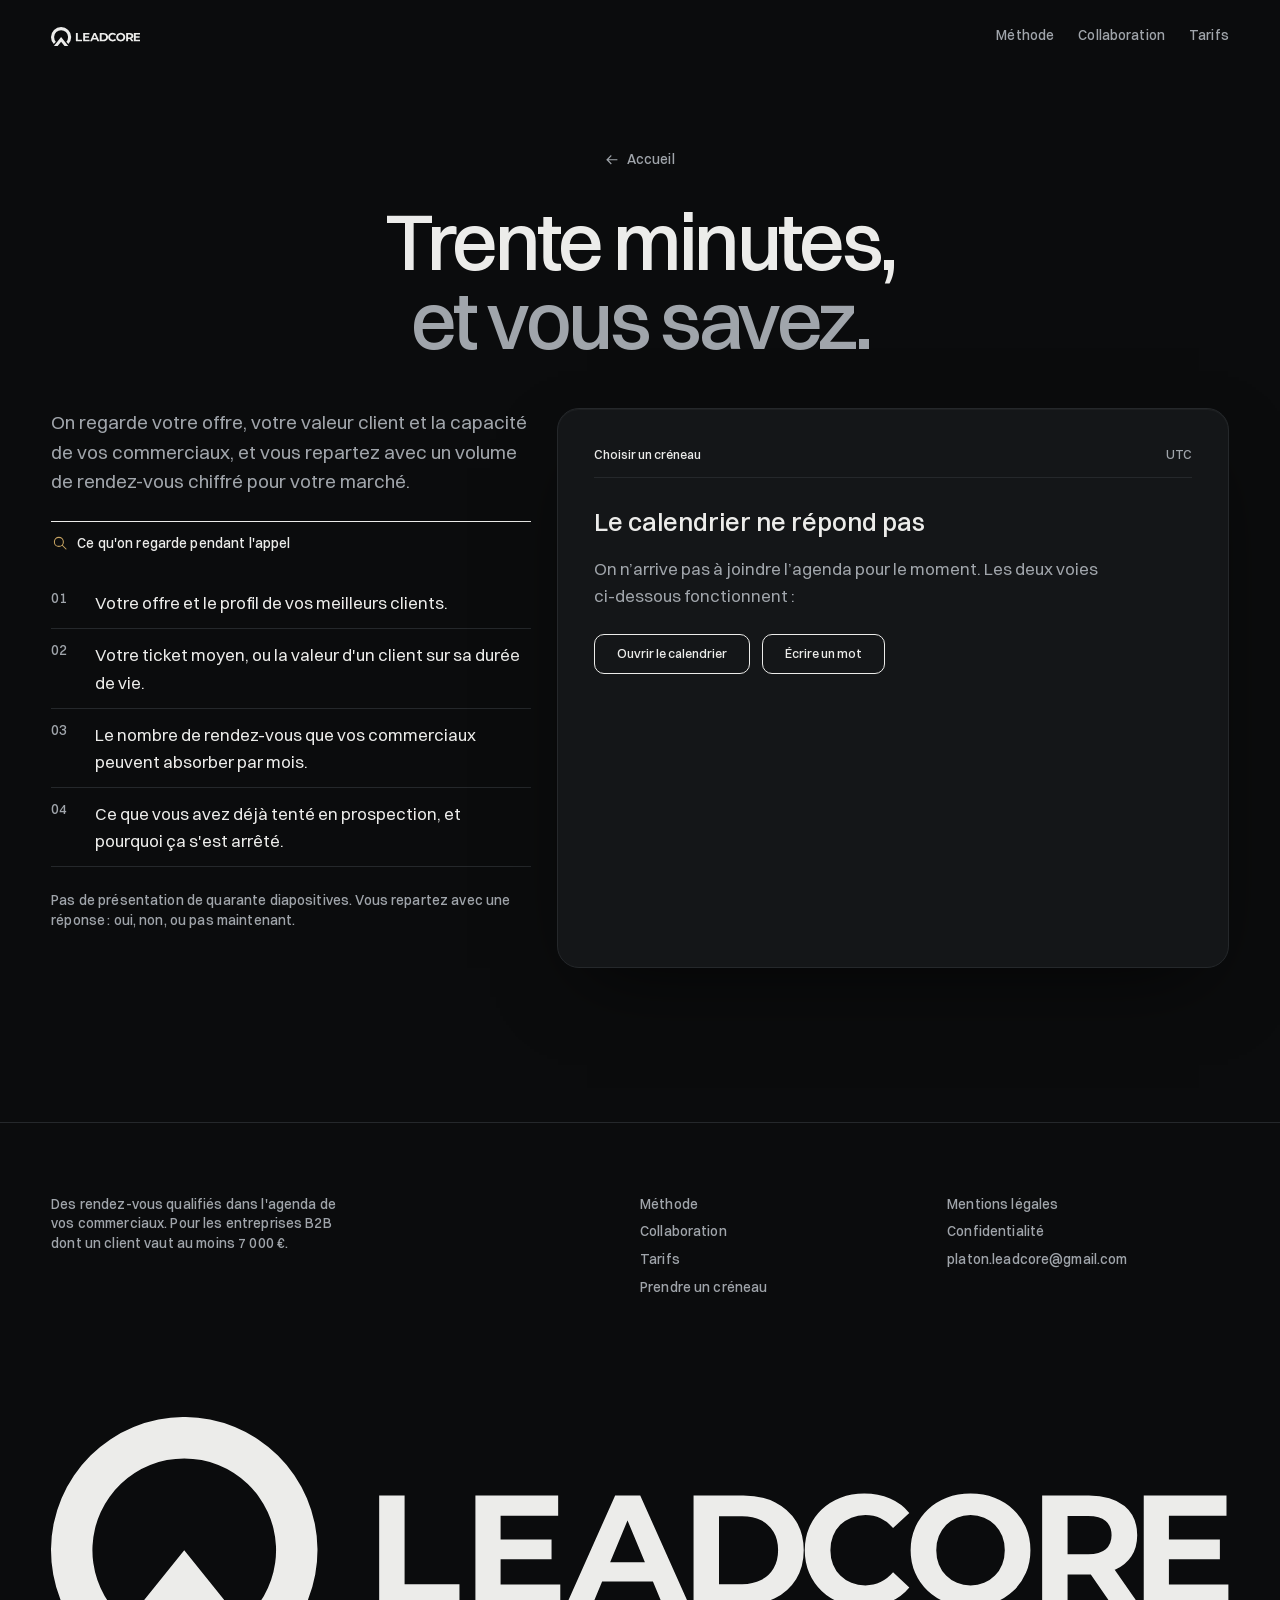
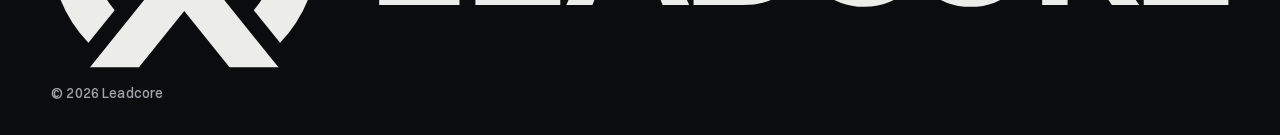
<file: site/rendez-vous.html>
<!doctype html>
<html lang="fr">
<head>
<meta charset="utf-8">
<meta name="viewport" content="width=device-width,initial-scale=1,viewport-fit=cover">
<title>Prendre rendez-vous — Leadcore</title>
<meta name="description" content="Trente minutes en visio pour chiffrer ce que la prospection donnerait chez vous. Choisissez un créneau, répondez à cinq questions, c’est réglé.">
<link rel="canonical" href="https://leadcore.fr/rendez-vous.html">
<meta property="og:type" content="website">
<meta property="og:locale" content="fr_FR">
<meta property="og:site_name" content="Leadcore">
<meta property="og:url" content="https://leadcore.fr/rendez-vous.html">
<meta property="og:title" content="Leadcore — Prendre rendez-vous">
<meta property="og:description" content="Trente minutes en visio pour chiffrer ce que la prospection donnerait chez vous.">
<meta property="og:image" content="https://leadcore.fr/assets/og-leadcore.png">
<meta property="og:image:width" content="1200">
<meta property="og:image:height" content="630">
<meta name="twitter:card" content="summary_large_image">
<meta name="theme-color" content="#0B0C0D">
<link rel="icon" href="data:image/svg+xml,%3Csvg xmlns='http://www.w3.org/2000/svg' viewBox='-150 -142 300 300'%3E%3Crect x='-150' y='-142' width='300' height='300' fill='%230B0C0D'/%3E%3Cg fill='%23ECECEA'%3E%3Cpath d='M-83.07 80.24A115.5 115.5 0 1 1 83.07 80.24L60.3 51.96A79.6 79.6 0 1 0 -60.3 51.96Z'/%3E%3Cpath d='M0 0L81.86 101.7L39.43 101.7L0 52.71L-39.43 101.7L-81.86 101.7Z'/%3E%3C/g%3E%3C/svg%3E">
<link rel="apple-touch-icon" href="assets/icon-180.png">
<link rel="preload" as="font" type="font/woff2" href="assets/fonts/switzer-300-c345686e.woff2" crossorigin>
<link rel="preload" as="font" type="font/woff2" href="assets/fonts/switzer-400-ddd95955.woff2" crossorigin>
<link rel="stylesheet" href="assets/brand.css?v=20261013f">
<link rel="stylesheet" href="assets/site.css?v=20261013f">
<script>document.documentElement.classList.add("js")</script>
</head>
<body class="p-rendez-vous">
<a class="skip" href="#main">Aller au contenu</a>

<header class="hdr" id="hdr">
  <div class="wrap">
    <a class="hdr-logo" href="./" aria-label="Leadcore, accueil"><svg viewBox="0 0 1020.88 217.2" aria-hidden="true"><use href="assets/sprite.svg?v=20261013f#lockup"/></svg></a>
    <nav class="hdr-nav xs" aria-label="Navigation principale"><a href="methode.html">Méthode</a><a href="collaboration.html">Collaboration</a><a href="tarifs.html">Tarifs</a></nav>
    
  </div>
</header>

<main id="main">
<section class="tete tete-rdv" aria-labelledby="t-page">
  <div class="wrap">
    <a class="retour xs load" style="--d:0" href="./"><svg class="ar" aria-hidden="true"><use href="assets/sprite.svg?v=20261013f#ag"/></svg>Accueil</a>
    <h1 id="t-page" class="tete-t">
      <span class="ln"><span class="load" style="--d:1">Trente minutes,</span></span>
      <span class="ln dim"><span class="load" style="--d:2">et vous savez.</span></span>
    </h1>
  </div>
</section>

<section class="rdv-sec" id="creneau" aria-label="Choisir un créneau">
  <div class="wrap">
    <div class="book">
      <div class="prep load" style="--d:4">
        <p class="lede dim">On regarde votre offre, votre valeur client et la capacité de vos commerciaux, et vous repartez avec un volume de rendez-vous chiffré pour votre marché.</p>
        <p class="xs prep-t ico"><svg class="pic" aria-hidden="true"><use href="assets/sprite.svg?v=20261013f#i-loupe"/></svg>Ce qu'on regarde pendant l'appel</p>
        <ol class="prep-l">
          <li><span class="num xs dim">01</span>Votre offre et le profil de vos meilleurs clients.</li>
          <li><span class="num xs dim">02</span>Votre ticket moyen, ou la valeur d'un client sur sa durée de vie.</li>
          <li><span class="num xs dim">03</span>Le nombre de rendez-vous que vos commerciaux peuvent absorber par mois.</li>
          <li><span class="num xs dim">04</span>Ce que vous avez déjà tenté en prospection, et pourquoi ça s'est arrêté.</li>
        </ol>
        <p class="xs dim">Pas de présentation de quarante diapositives. Vous repartez avec une réponse&#8239;: oui, non, ou pas maintenant.</p>
      </div>
      <div class="slot load" id="booking-slot" style="--d:5">
        <div class="slot-repli">
          <p class="xs dim ico"><svg class="pic" aria-hidden="true"><use href="assets/sprite.svg?v=20261013f#i-cal"/></svg>Calendrier</p>
          <p>Le calendrier se charge ici. S'il ne s'affiche pas, écrivez-nous une ligne avec votre secteur et votre ticket moyen&#8239;: vous recevez trois créneaux dans la journée.</p>
          <a class="btn or" href="mailto:platon.leadcore@gmail.com" data-contact-email><span class="t">Demander un créneau</span><span class="c" aria-hidden="true"><svg class="ar"><use href="assets/sprite.svg?v=20261013f#ar"/></svg><svg class="ar"><use href="assets/sprite.svg?v=20261013f#ar"/></svg></span></a>
        </div>
      </div>
    </div>
  </div>
</section>

</main>

<footer class="ftr">
  <div class="wrap">
    <div class="ftr-grid xs">
      <p class="dim">Des rendez-vous qualifiés dans l'agenda de vos commerciaux. Pour les entreprises B2B dont un client vaut au moins 7&nbsp;000&nbsp;€.</p>
      <nav aria-label="Pied de page"><a href="methode.html">Méthode</a><a href="collaboration.html">Collaboration</a><a href="tarifs.html">Tarifs</a><a href="rendez-vous.html">Prendre un créneau</a></nav>
      <nav aria-label="Informations légales"><a href="mentions-legales.html">Mentions légales</a><a href="confidentialite.html">Confidentialité</a><a data-email href="mailto:platon.leadcore@gmail.com">platon.leadcore@gmail.com</a></nav>
    </div>
    <svg class="ftr-logo" viewBox="0 0 1020.88 217.2" role="img" aria-label="Leadcore"><use href="assets/sprite.svg?v=20261013f#lockup"/></svg>
    <p class="xs dim ftr-c">© 2026 Leadcore</p>
  </div>
</footer>

<script src="assets/config.js?v=20261013f"></script>
<script src="assets/site.js?v=20261013f" defer></script>
<script src="assets/rdv.js?v=20261013f" defer></script>
</body>
</html>
</file>
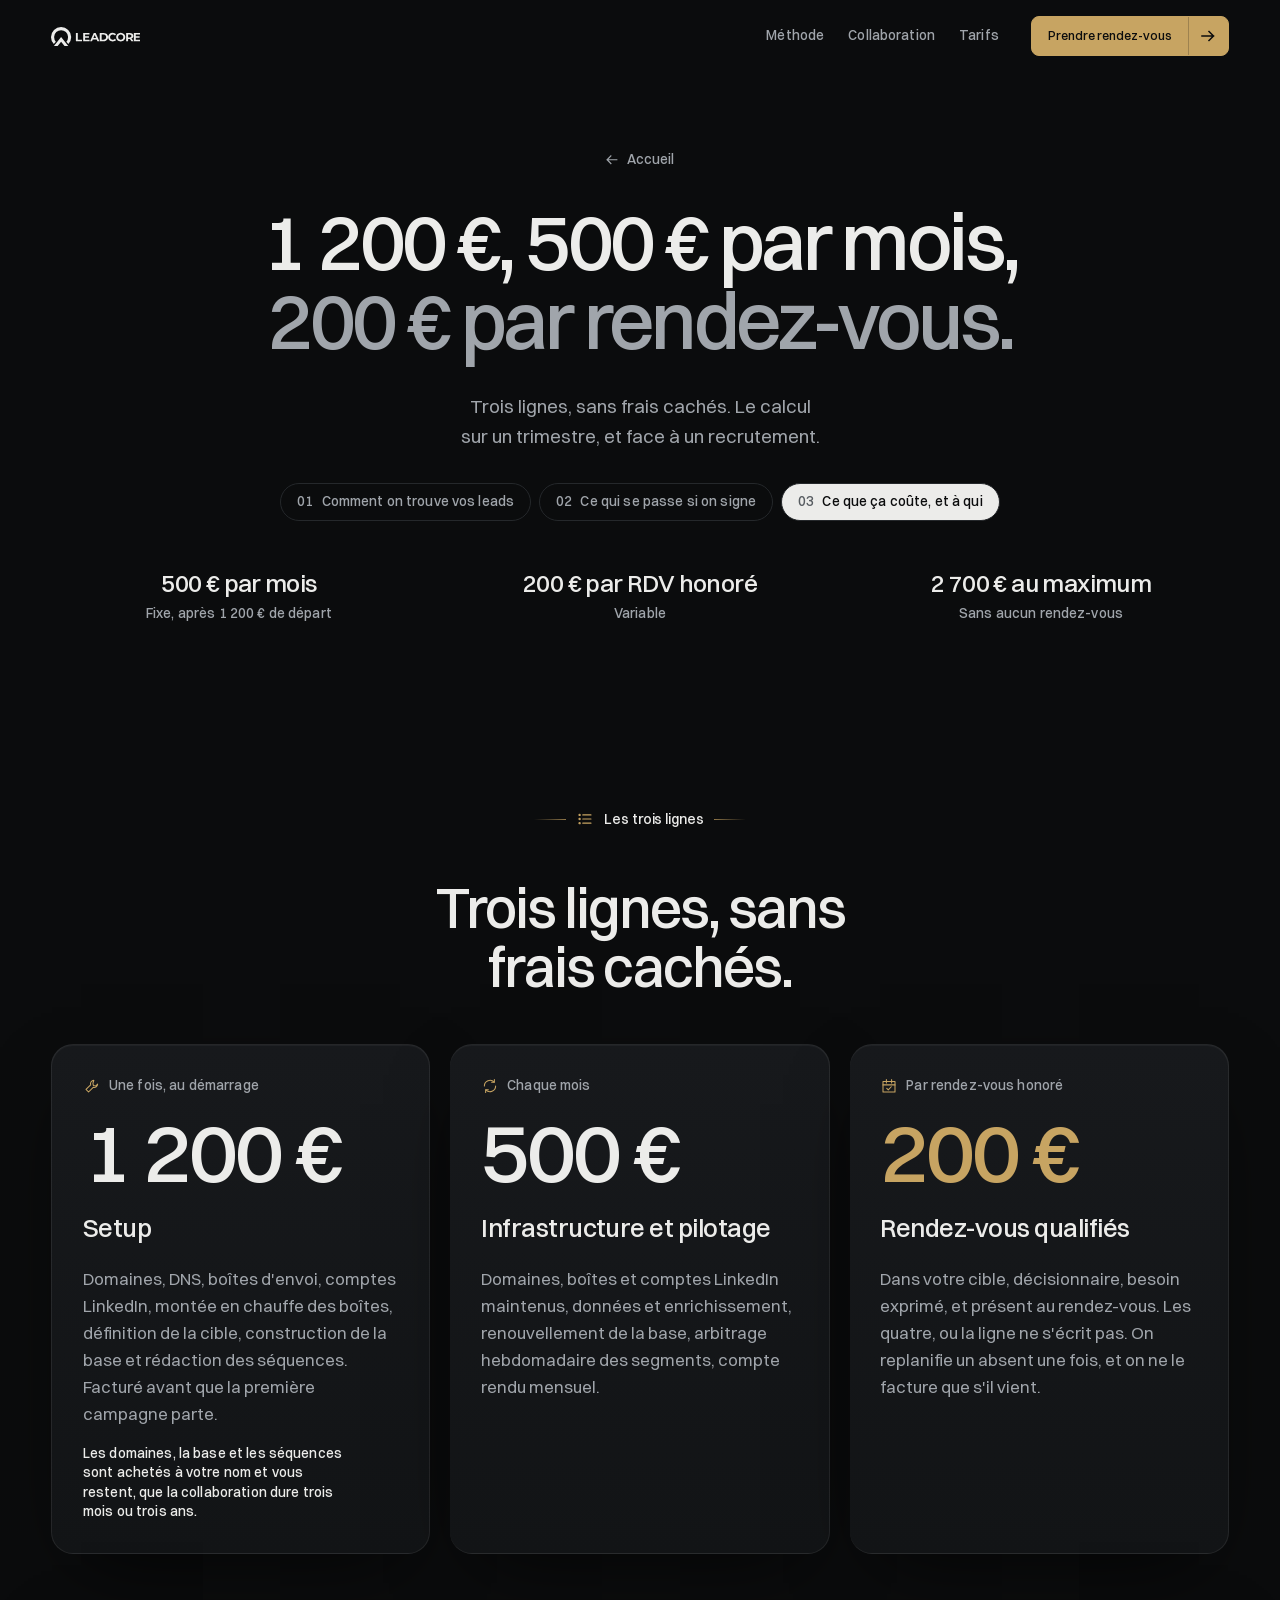
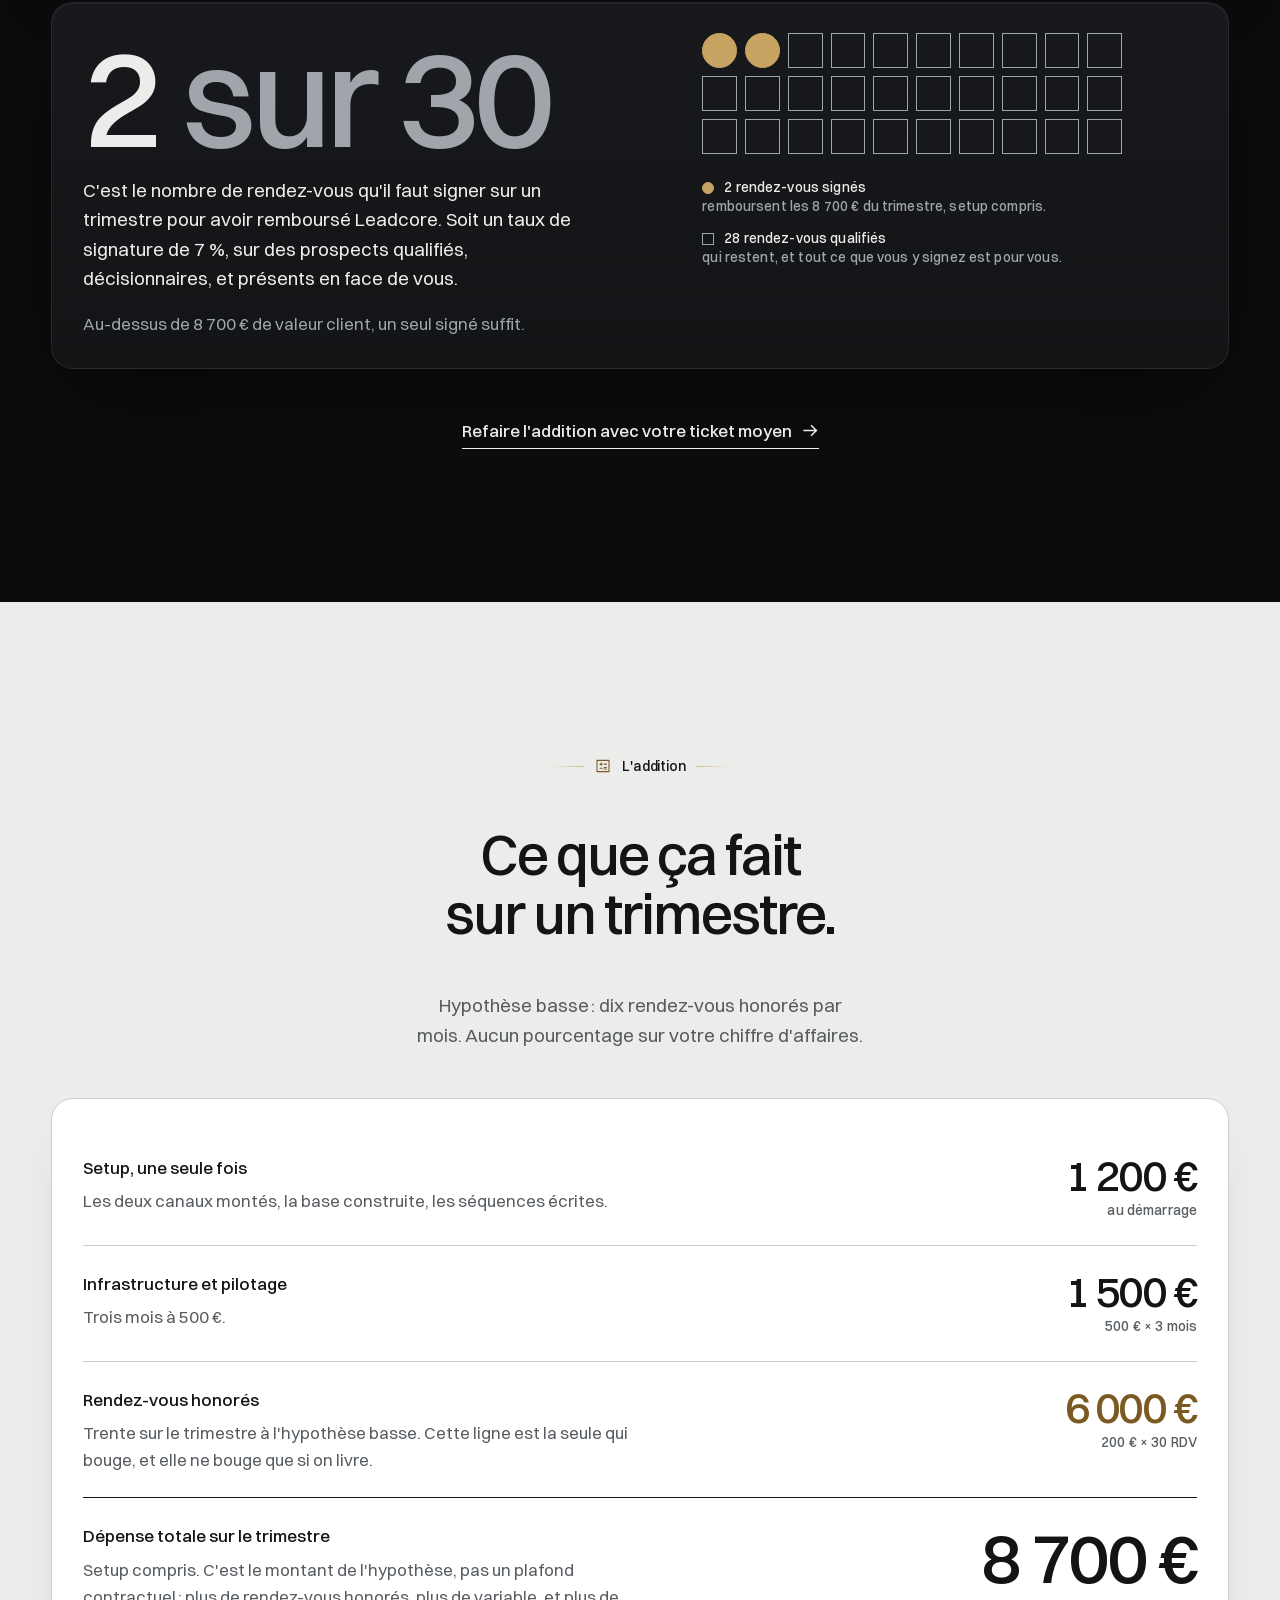
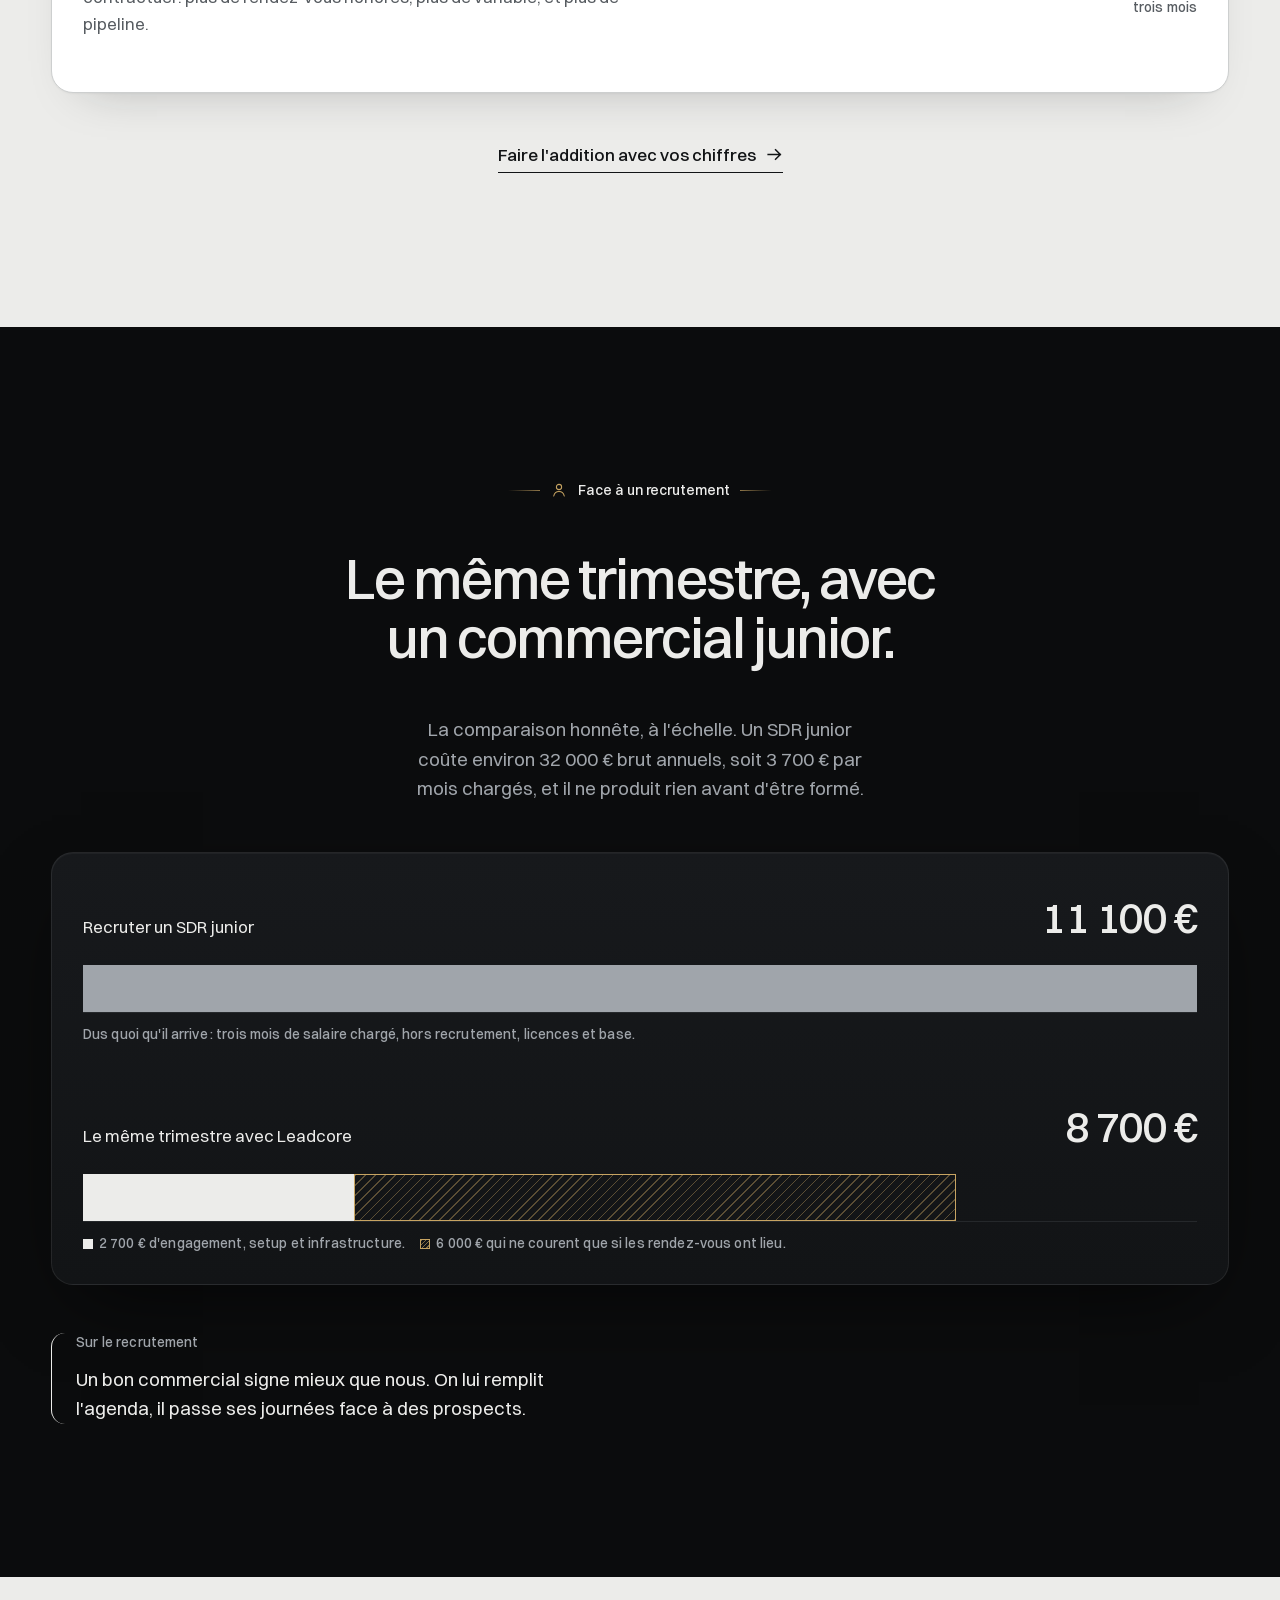
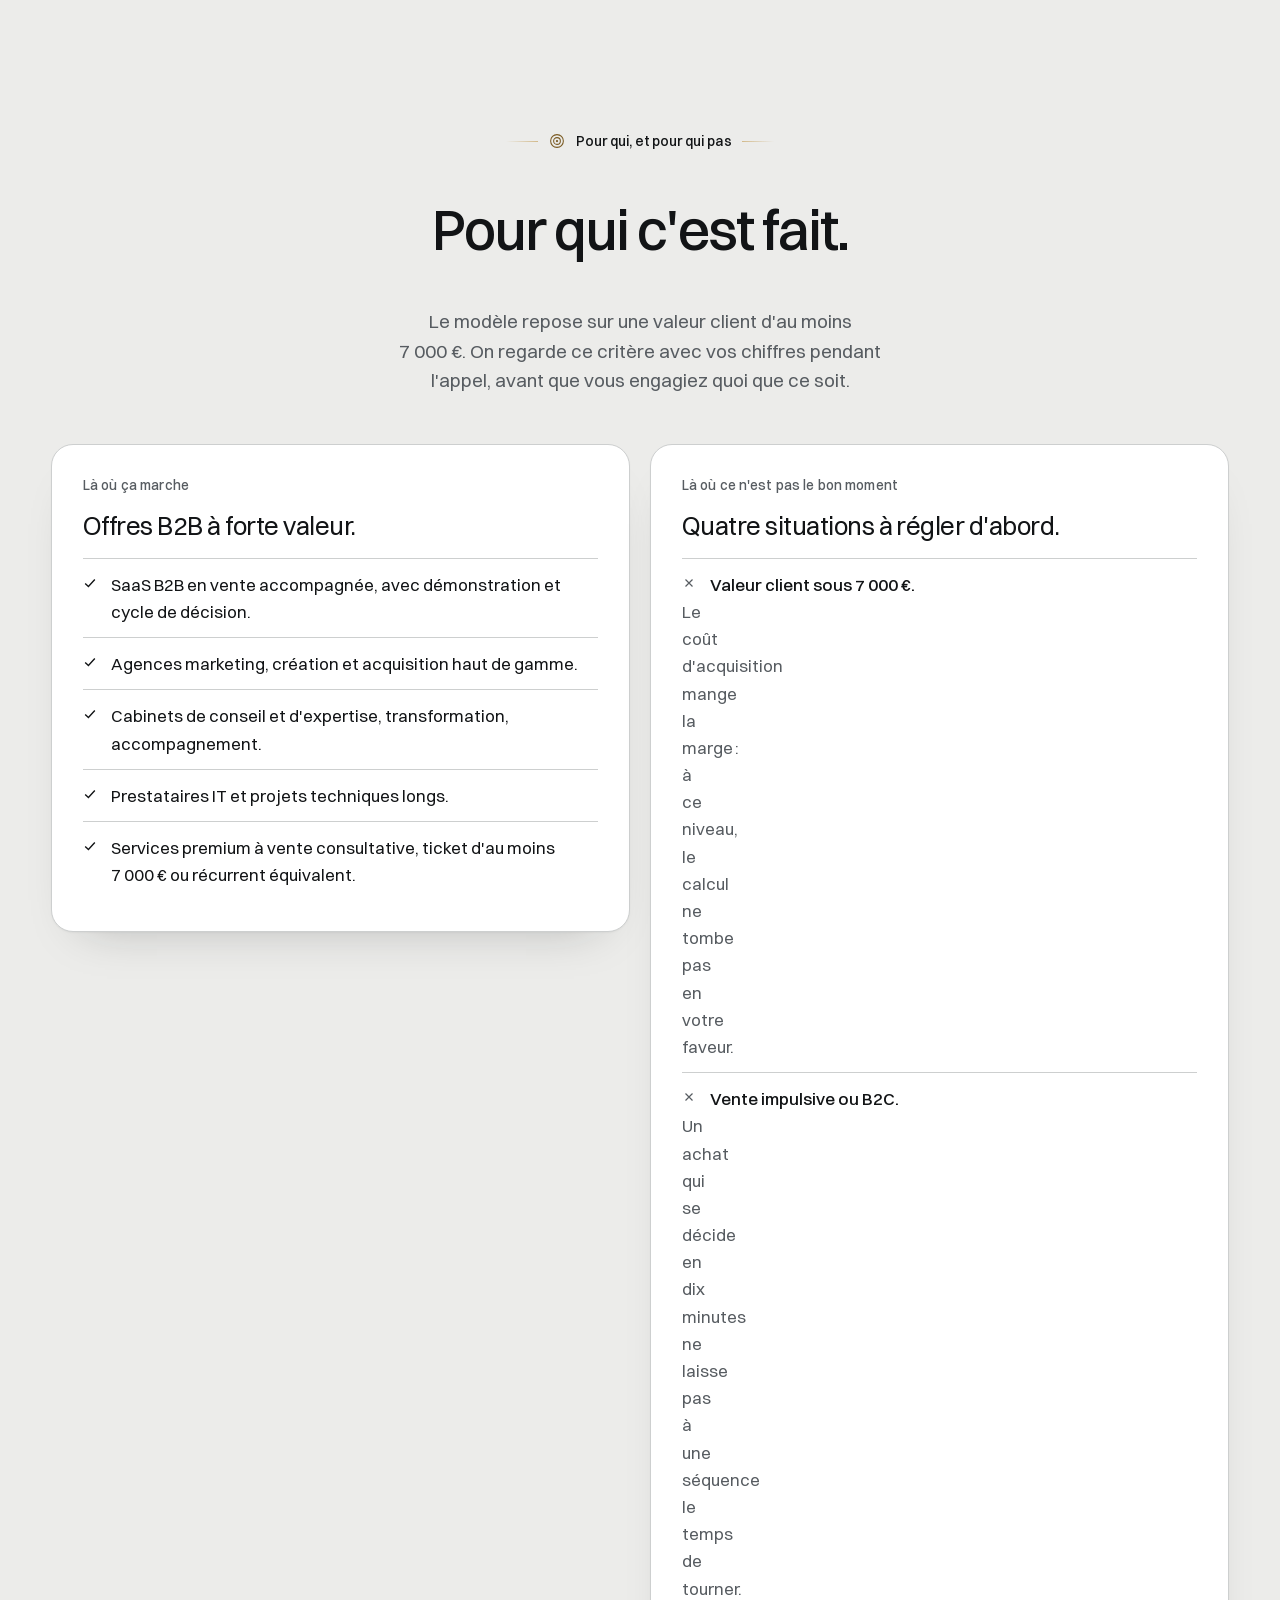
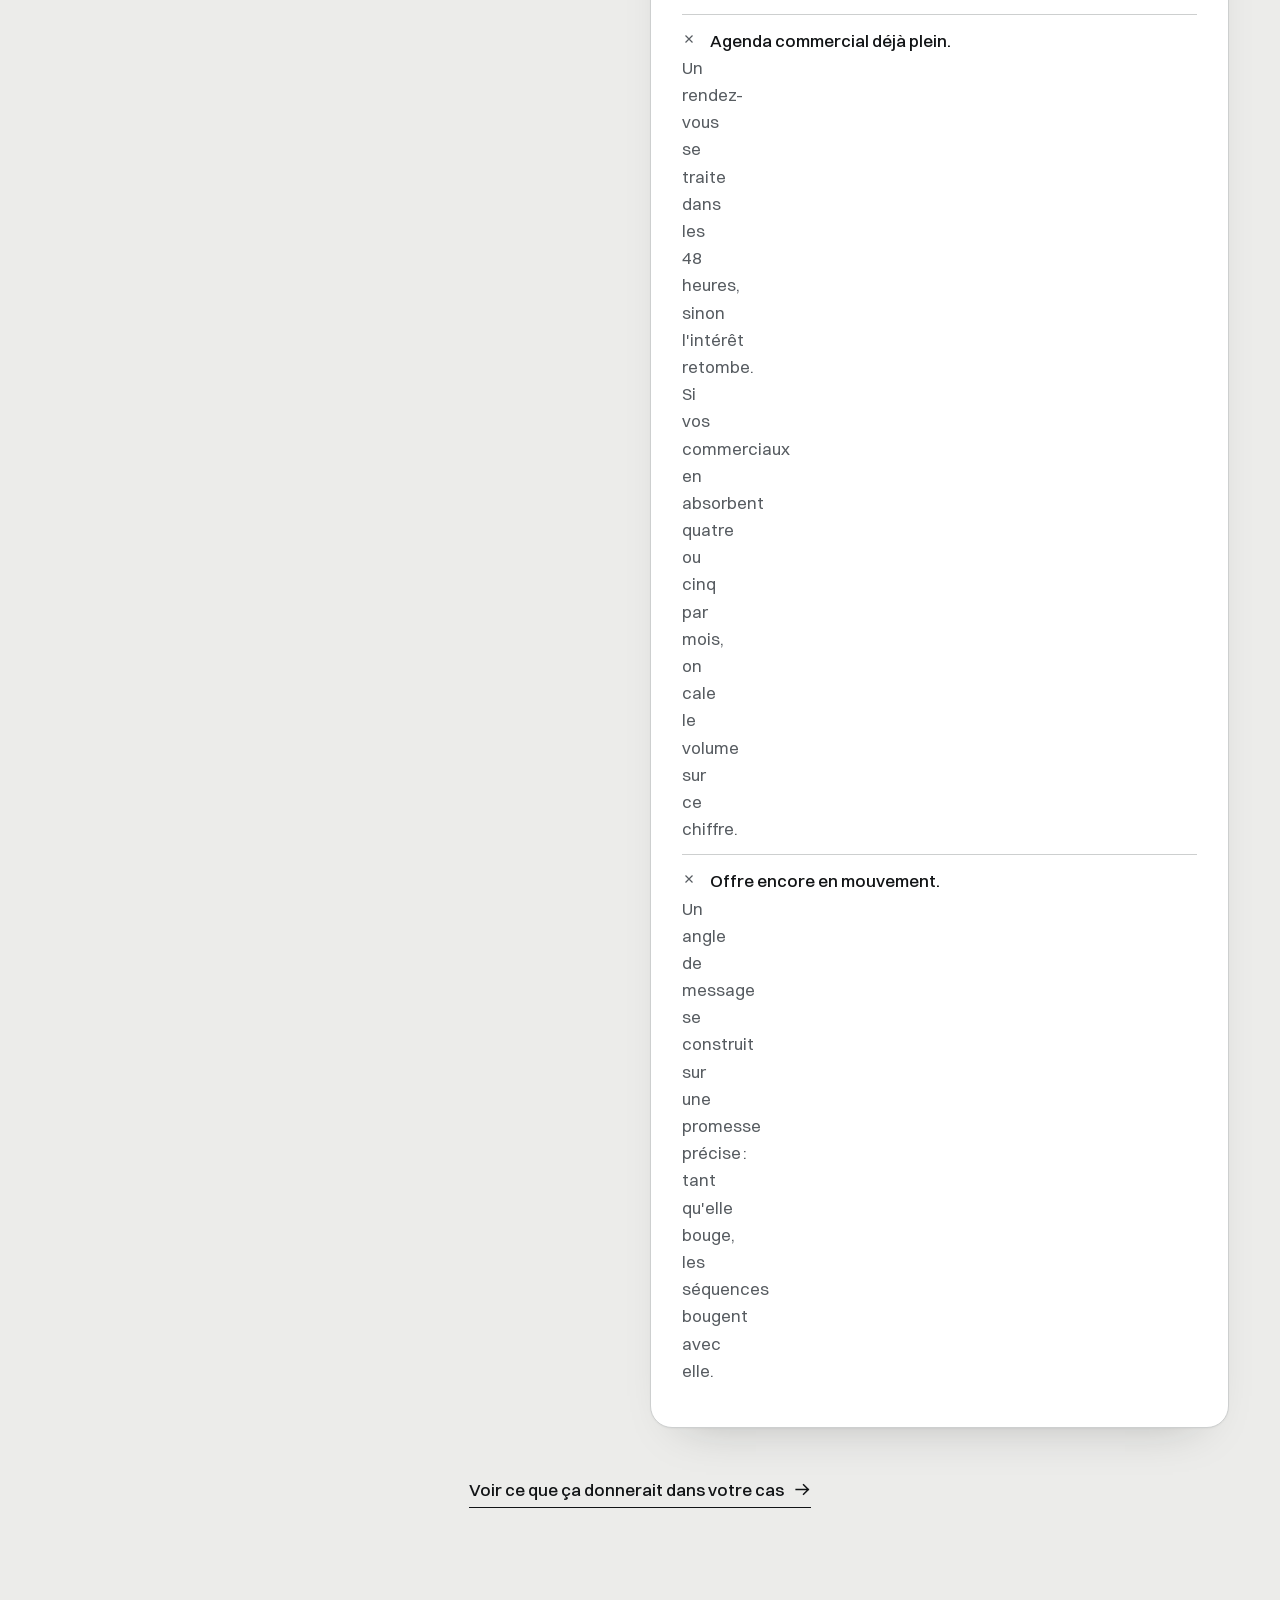
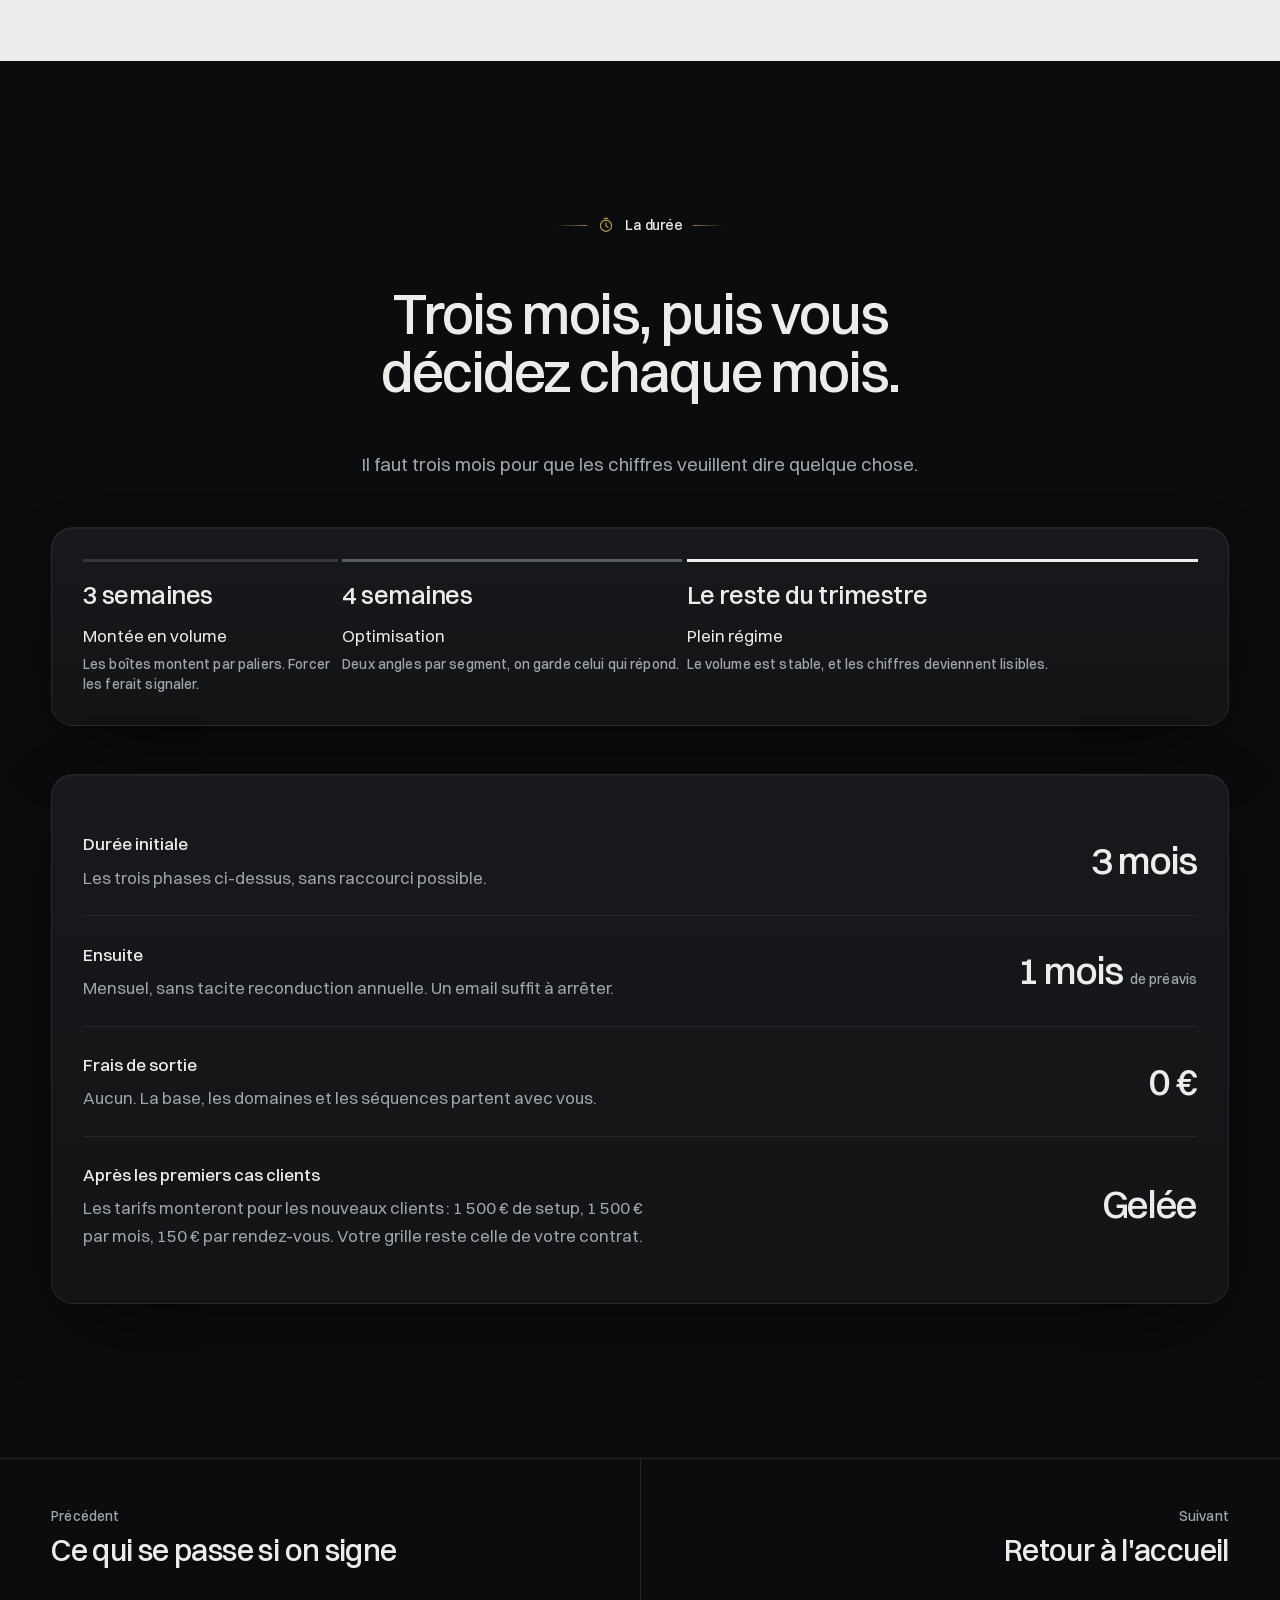
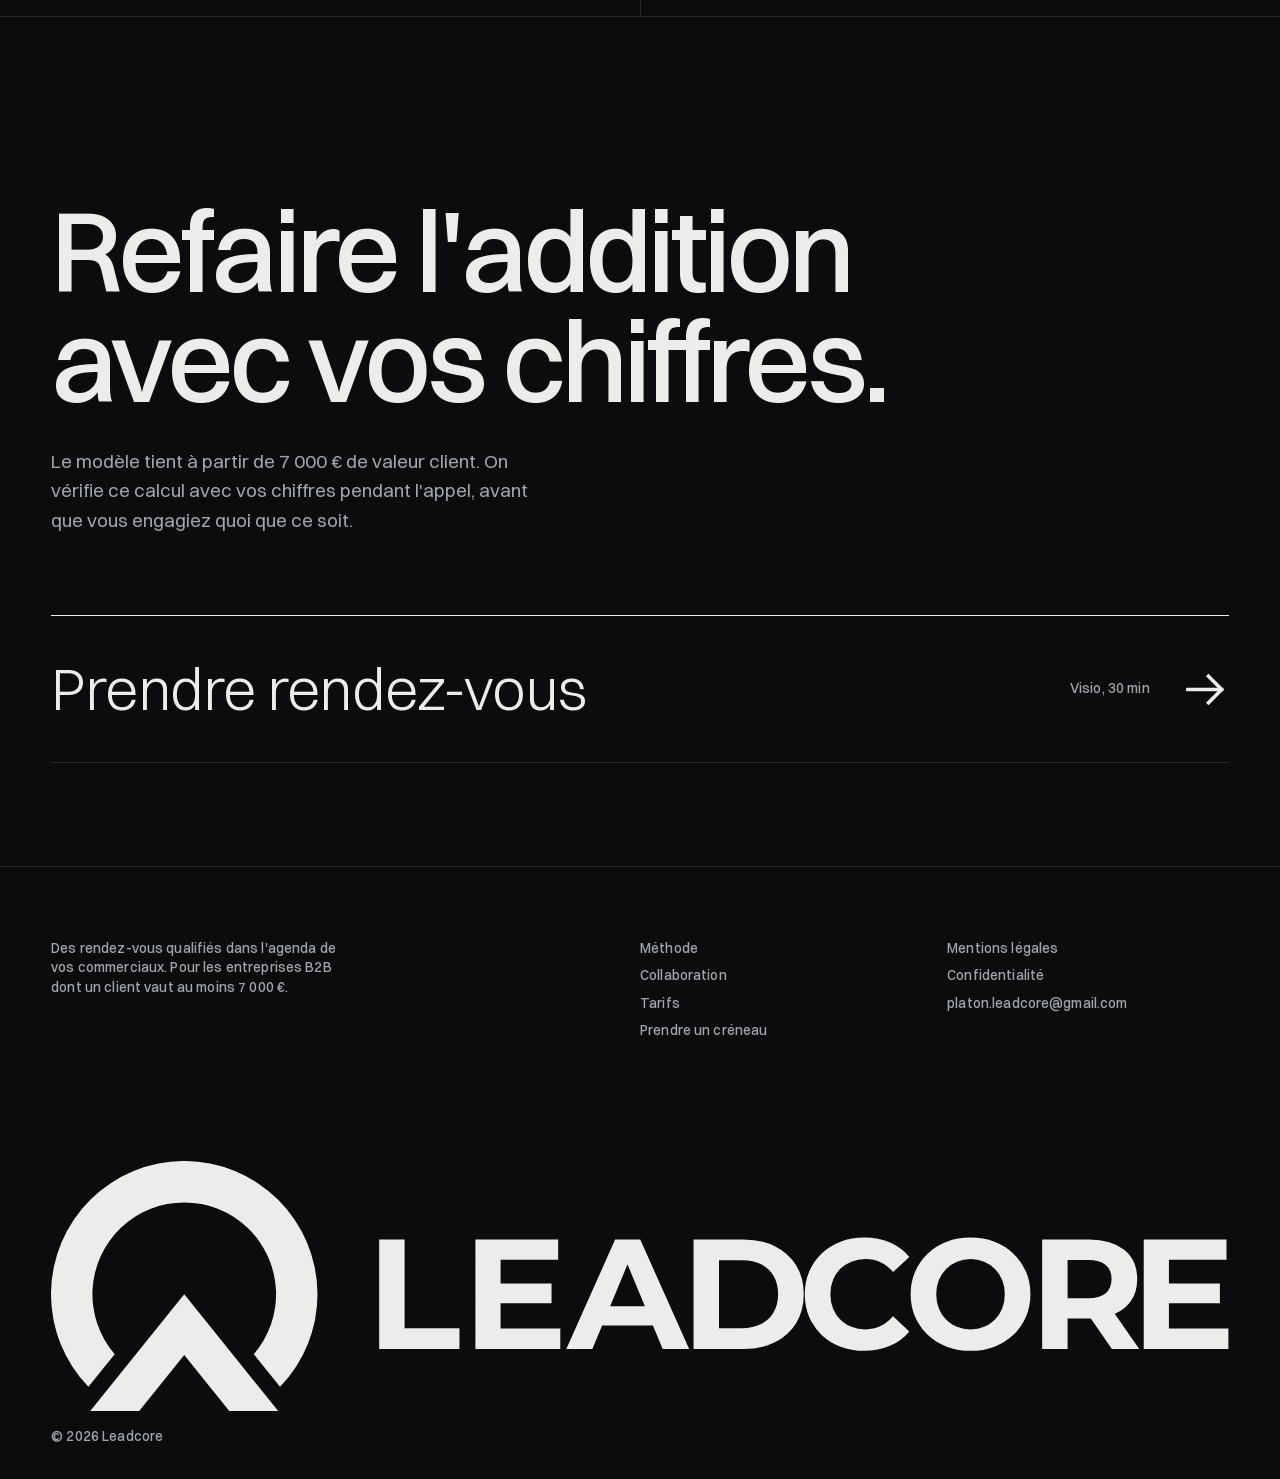
<file: site/tarifs.html>
<!doctype html>
<html lang="fr">
<head>
<meta charset="utf-8">
<meta name="viewport" content="width=device-width,initial-scale=1,viewport-fit=cover">
<title>Tarifs — Leadcore</title>
<meta name="description" content="1 200 € de setup, 500 € par mois, 200 € par rendez-vous honoré. Le détail d’un trimestre, la comparaison avec un recrutement, et les quatre conditions pour qu’on démarre.">
<link rel="canonical" href="https://leadcore.fr/tarifs.html">
<meta property="og:type" content="website">
<meta property="og:locale" content="fr_FR">
<meta property="og:site_name" content="Leadcore">
<meta property="og:url" content="https://leadcore.fr/tarifs.html">
<meta property="og:title" content="Leadcore — Tarifs">
<meta property="og:description" content="1 200 € de setup, 500 € par mois, 200 € par rendez-vous honoré. Le détail d’un trimestre, la comparaison avec un recrutement, et les quatre conditions pour qu’on démarre.">
<meta property="og:image" content="https://leadcore.fr/assets/og-leadcore.png">
<meta property="og:image:width" content="1200">
<meta property="og:image:height" content="630">
<meta name="twitter:card" content="summary_large_image">
<meta name="theme-color" content="#0B0C0D">
<link rel="icon" href="data:image/svg+xml,%3Csvg xmlns='http://www.w3.org/2000/svg' viewBox='-150 -142 300 300'%3E%3Crect x='-150' y='-142' width='300' height='300' fill='%230B0C0D'/%3E%3Cg fill='%23ECECEA'%3E%3Cpath d='M-83.07 80.24A115.5 115.5 0 1 1 83.07 80.24L60.3 51.96A79.6 79.6 0 1 0 -60.3 51.96Z'/%3E%3Cpath d='M0 0L81.86 101.7L39.43 101.7L0 52.71L-39.43 101.7L-81.86 101.7Z'/%3E%3C/g%3E%3C/svg%3E">
<link rel="apple-touch-icon" href="assets/icon-180.png">
<link rel="preload" as="font" type="font/woff2" href="assets/fonts/switzer-300-c345686e.woff2" crossorigin>
<link rel="preload" as="font" type="font/woff2" href="assets/fonts/switzer-400-ddd95955.woff2" crossorigin>
<link rel="stylesheet" href="assets/brand.css?v=20261013f">
<link rel="stylesheet" href="assets/site.css?v=20261013f">
<script>document.documentElement.classList.add("js")</script>
</head>
<body class="p-tarifs">
<a class="skip" href="#main">Aller au contenu</a>

<header class="hdr" id="hdr">
  <div class="wrap">
    <a class="hdr-logo" href="./" aria-label="Leadcore, accueil"><svg viewBox="0 0 1020.88 217.2" aria-hidden="true"><use href="assets/sprite.svg?v=20261013f#lockup"/></svg></a>
    <nav class="hdr-nav xs" aria-label="Navigation principale"><a href="methode.html">Méthode</a><a href="collaboration.html">Collaboration</a><a href="tarifs.html" aria-current="page">Tarifs</a></nav>
    <a class="btn or sm" href="rendez-vous.html"><span class="t">Prendre rendez-vous</span><span class="c" aria-hidden="true"><svg class="ar"><use href="assets/sprite.svg?v=20261013f#ar"/></svg><svg class="ar"><use href="assets/sprite.svg?v=20261013f#ar"/></svg></span></a>
  </div>
</header>

<main id="main">
<section class="tete" aria-labelledby="t-page">
  <div class="wrap">
    <a class="retour xs load" style="--d:0" href="./"><svg class="ar" aria-hidden="true"><use href="assets/sprite.svg?v=20261013f#ag"/></svg>Accueil</a>
    <h1 id="t-page" class="tete-t">
      <span class="ln"><span class="load" style="--d:1">1&nbsp;200&nbsp;€, 500&nbsp;€ par mois,</span></span>
      <span class="ln dim"><span class="load" style="--d:2">200&nbsp;€ par rendez-vous.</span></span>
    </h1>
    <div class="tete-row">
      <p class="lede dim load" style="--d:4">Trois lignes, sans frais cachés. Le calcul sur un trimestre, et face à un recrutement.</p>
      <nav class="parcours xs load" style="--d:5" aria-label="Le détail, en trois pages"><ol><li><a href="methode.html"><span class="num">01</span>Comment on trouve vos leads</a></li><li><a href="collaboration.html"><span class="num">02</span>Ce qui se passe si on signe</a></li><li><a href="tarifs.html" aria-current="page"><span class="num">03</span>Ce que ça coûte, et à qui</a></li></ol></nav>
    </div>
  </div>
</section>

<section class="enbref" aria-label="En bref">
  <div class="wrap"><dl class="bref load" style="--d:6"><div><dt class="xs dim">Fixe, après 1&nbsp;200&nbsp;€ de départ</dt><dd>500&nbsp;€ par mois</dd></div><div><dt class="xs dim">Variable</dt><dd>200&nbsp;€ par RDV honoré</dd></div><div><dt class="xs dim">Sans aucun rendez-vous</dt><dd>2&nbsp;700&nbsp;€ au maximum</dd></div></dl></div>
</section>

<section class="ch" id="lignes" aria-labelledby="t-lignes">
  <div class="wrap">
    <div class="ix xs"><svg class="pic" aria-hidden="true"><use href="assets/sprite.svg?v=20261013f#i-liste"/></svg><span>Les trois lignes</span></div>
    <div class="bd">
      <h2 id="t-lignes" class="h-sec rise">Trois lignes, sans frais cachés.</h2>
      <ol class="prix prix-l">
        <li class="rise"><span class="xs dim ico"><svg class="pic" aria-hidden="true"><use href="assets/sprite.svg?v=20261013f#i-outil"/></svg>Une fois, au démarrage</span><b class="num"><span class="cnt" data-to="1200">1&nbsp;200</span>&nbsp;€</b><h3>Setup</h3><p class="dim">Domaines, DNS, boîtes d'envoi, comptes LinkedIn, montée en chauffe des boîtes, définition de la cible, construction de la base et rédaction des séquences. Facturé avant que la première campagne parte.</p><p class="xs">Les domaines, la base et les séquences sont achetés à votre nom et vous restent, que la collaboration dure trois mois ou trois ans.</p></li>
        <li class="rise"><span class="xs dim ico"><svg class="pic" aria-hidden="true"><use href="assets/sprite.svg?v=20261013f#i-cycle"/></svg>Chaque mois</span><b class="num"><span class="cnt" data-to="500">500</span>&nbsp;€</b><h3>Infrastructure et pilotage</h3><p class="dim">Domaines, boîtes et comptes LinkedIn maintenus, données et enrichissement, renouvellement de la base, arbitrage hebdomadaire des segments, compte rendu mensuel.</p></li>
        <li class="rise"><span class="xs dim ico"><svg class="pic" aria-hidden="true"><use href="assets/sprite.svg?v=20261013f#i-cal"/></svg>Par rendez-vous honoré</span><b class="num or-t"><span class="cnt" data-to="200">200</span>&nbsp;€</b><h3>Rendez-vous qualifiés</h3><p class="dim">Dans votre cible, décisionnaire, besoin exprimé, et présent au rendez-vous. Les quatre, ou la ligne ne s'écrit pas. On replanifie un absent une fois, et on ne le facture que s'il vient.</p></li>
      </ol>
      <div class="deux rise" id="deux">
        <div class="deux-t">
          <p class="deux-n num">2 <span class="dim">sur 30</span></p>
          <p class="lede">C'est le nombre de rendez-vous qu'il faut signer sur un trimestre pour avoir remboursé Leadcore. Soit un taux de signature de 7&nbsp;%, sur des prospects qualifiés, décisionnaires, et présents en face de vous.</p>
          <p class="dim">Au-dessus de 8&nbsp;700&nbsp;€ de valeur client, un seul signé suffit.</p>
        </div>
        <div class="deux-v">
          <div class="pastilles" aria-hidden="true"><i class="p-or"></i><i class="p-or"></i><i></i><i></i><i></i><i></i><i></i><i></i><i></i><i></i><i></i><i></i><i></i><i></i><i></i><i></i><i></i><i></i><i></i><i></i><i></i><i></i><i></i><i></i><i></i><i></i><i></i><i></i><i></i><i></i></div>
          <dl class="xs">
            <div><dt><i class="p-or"></i>2 rendez-vous signés</dt><dd class="dim">remboursent les 8&nbsp;700&nbsp;€ du trimestre, setup compris.</dd></div>
            <div><dt><i></i>28 rendez-vous qualifiés</dt><dd class="dim">qui restent, et tout ce que vous y signez est pour vous.</dd></div>
          </dl>
        </div>
      </div>
      <a class="lien rise" href="rendez-vous.html">Refaire l'addition avec votre ticket moyen <svg class="ar" aria-hidden="true"><use href="assets/sprite.svg?v=20261013f#ar"/></svg></a>
    </div>
  </div>
</section>

<section class="ch clair" id="addition" aria-labelledby="t-add">
  <div class="wrap">
    <div class="ix xs"><svg class="pic" aria-hidden="true"><use href="assets/sprite.svg?v=20261013f#i-somme"/></svg><span>L'addition</span></div>
    <div class="bd">
      <h2 id="t-add" class="h-sec rise">Ce que ça fait sur un trimestre.</h2>
      <p class="lede dim rise">Hypothèse basse&#8239;: dix rendez-vous honorés par mois. Aucun pourcentage sur votre chiffre d'affaires.</p>
      <dl class="addition rise" id="addition-l">
        <div><dt><b>Setup, une seule fois</b><span class="dim">Les deux canaux montés, la base construite, les séquences écrites.</span></dt><dd><b class="num">1&nbsp;200&nbsp;€</b><span class="xs dim">au démarrage</span></dd></div>
        <div><dt><b>Infrastructure et pilotage</b><span class="dim">Trois mois à 500&nbsp;€.</span></dt><dd><b class="num">1&nbsp;500&nbsp;€</b><span class="xs dim num">500&nbsp;€ × 3 mois</span></dd></div>
        <div><dt><b>Rendez-vous honorés</b><span class="dim">Trente sur le trimestre à l'hypothèse basse. Cette ligne est la seule qui bouge, et elle ne bouge que si on livre.</span></dt><dd><b class="num or-t">6&nbsp;000&nbsp;€</b><span class="xs dim num">200&nbsp;€ × 30 RDV</span></dd></div>
        <div class="total"><dt><b>Dépense totale sur le trimestre</b><span class="dim">Setup compris. C'est le montant de l'hypothèse, pas un plafond contractuel&#8239;: plus de rendez-vous honorés, plus de variable, et plus de pipeline.</span></dt><dd><b class="num"><span class="cnt" data-to="8700">8&nbsp;700</span>&nbsp;€</b><span class="xs dim">trois mois</span></dd></div>
      </dl>
      <a class="lien rise" href="rendez-vous.html">Faire l'addition avec vos chiffres <svg class="ar" aria-hidden="true"><use href="assets/sprite.svg?v=20261013f#ar"/></svg></a>
    </div>
  </div>
</section>

<section class="ch" id="comparaison" aria-labelledby="t-comp">
  <div class="wrap">
    <div class="ix xs"><svg class="pic" aria-hidden="true"><use href="assets/sprite.svg?v=20261013f#i-personne"/></svg><span>Face à un recrutement</span></div>
    <div class="bd">
      <h2 id="t-comp" class="h-sec rise">Le même trimestre, avec un commercial junior.</h2>
      <p class="lede dim rise">La comparaison honnête, à l'échelle. Un SDR junior coûte environ 32&nbsp;000&nbsp;€ brut annuels, soit 3&nbsp;700&nbsp;€ par mois chargés, et il ne produit rien avant d'être formé.</p>
      <div class="barres rise" id="barres">
        <div class="barre"><p class="barre-h"><span>Recruter un SDR junior</span><b class="num">11&nbsp;100&nbsp;€</b></p><div class="barre-t"><i class="b-fixe" style="--k:1"></i></div><p class="xs dim">Dus quoi qu'il arrive&#8239;: trois mois de salaire chargé, hors recrutement, licences et base.</p></div>
        <div class="barre"><p class="barre-h"><span>Le même trimestre avec Leadcore</span><b class="num">8&nbsp;700&nbsp;€</b></p><div class="barre-t"><i class="b-fixe" style="--k:.2432"></i><i class="b-var" style="--k:.5405;--o:.2432"></i></div><p class="xs dim"><span class="leg leg-f"></span>2&nbsp;700&nbsp;€ d'engagement, setup et infrastructure. <span class="leg leg-v"></span>6&nbsp;000&nbsp;€ qui ne courent que si les rendez-vous ont lieu.</p></div>
      </div>
      <blockquote class="aparte rise"><p class="xs dim">Sur le recrutement</p><p class="lede">Un bon commercial signe mieux que nous. On lui remplit l'agenda, il passe ses journées face à des prospects.</p></blockquote>
    </div>
  </div>
</section>

<section class="ch clair" id="fit" aria-labelledby="t-fit">
  <div class="wrap">
    <div class="ix xs"><svg class="pic" aria-hidden="true"><use href="assets/sprite.svg?v=20261013f#i-cible"/></svg><span>Pour qui, et pour qui pas</span></div>
    <div class="bd">
      <h2 id="t-fit" class="h-sec rise">Pour qui c'est fait.</h2>
      <p class="lede dim rise">Le modèle repose sur une valeur client d'au moins 7&nbsp;000&nbsp;€. On regarde ce critère avec vos chiffres pendant l'appel, avant que vous engagiez quoi que ce soit.</p>
      <div class="pair">
        <div class="rise">
          <p class="xs dim">Là où ça marche</p>
          <h3 class="h-3">Offres B2B à forte valeur.</h3>
          <ul class="coches">
            <li>SaaS B2B en vente accompagnée, avec démonstration et cycle de décision.</li>
            <li>Agences marketing, création et acquisition haut de gamme.</li>
            <li>Cabinets de conseil et d'expertise, transformation, accompagnement.</li>
            <li>Prestataires IT et projets techniques longs.</li>
            <li>Services premium à vente consultative, ticket d'au moins 7&nbsp;000&nbsp;€ ou récurrent équivalent.</li>
          </ul>
        </div>
        <div class="rise">
          <p class="xs dim">Là où ce n'est pas le bon moment</p>
          <h3 class="h-3">Quatre situations à régler d'abord.</h3>
          <ul class="refus">
            <li><b>Valeur client sous 7&nbsp;000&nbsp;€.</b> Le coût d'acquisition mange la marge&#8239;: à ce niveau, le calcul ne tombe pas en votre faveur.</li>
            <li><b>Vente impulsive ou B2C.</b> Un achat qui se décide en dix minutes ne laisse pas à une séquence le temps de tourner.</li>
            <li><b>Agenda commercial déjà plein.</b> Un rendez-vous se traite dans les 48 heures, sinon l'intérêt retombe. Si vos commerciaux en absorbent quatre ou cinq par mois, on cale le volume sur ce chiffre.</li>
            <li><b>Offre encore en mouvement.</b> Un angle de message se construit sur une promesse précise&#8239;: tant qu'elle bouge, les séquences bougent avec elle.</li>
          </ul>
        </div>
      </div>
      <a class="lien rise" href="rendez-vous.html">Voir ce que ça donnerait dans votre cas <svg class="ar" aria-hidden="true"><use href="assets/sprite.svg?v=20261013f#ar"/></svg></a>
    </div>
  </div>
</section>

<section class="ch" id="engagement" aria-labelledby="t-eng">
  <div class="wrap">
    <div class="ix xs"><svg class="pic" aria-hidden="true"><use href="assets/sprite.svg?v=20261013f#i-temps"/></svg><span>La durée</span></div>
    <div class="bd">
      <h2 id="t-eng" class="h-sec rise">Trois mois, puis vous décidez chaque mois.</h2>
      <p class="lede dim rise">Il faut trois mois pour que les chiffres veuillent dire quelque chose.</p>
      <ol class="phases rise" id="phases" aria-label="Le premier trimestre en trois phases">
        <li style="--w:3"><b class="num">3 semaines</b><span>Montée en volume</span><p class="xs dim">Les boîtes montent par paliers. Forcer les ferait signaler.</p></li>
        <li style="--w:4"><b class="num">4 semaines</b><span>Optimisation</span><p class="xs dim">Deux angles par segment, on garde celui qui répond.</p></li>
        <li style="--w:6"><b>Le reste du trimestre</b><span>Plein régime</span><p class="xs dim">Le volume est stable, et les chiffres deviennent lisibles.</p></li>
      </ol>
      <dl class="termes rise">
        <div><dt><b>Durée initiale</b><span class="dim">Les trois phases ci-dessus, sans raccourci possible.</span></dt><dd class="num">3 mois</dd></div>
        <div><dt><b>Ensuite</b><span class="dim">Mensuel, sans tacite reconduction annuelle. Un email suffit à arrêter.</span></dt><dd class="num">1 mois <span class="xs dim">de préavis</span></dd></div>
        <div><dt><b>Frais de sortie</b><span class="dim">Aucun. La base, les domaines et les séquences partent avec vous.</span></dt><dd class="num">0&nbsp;€</dd></div>
        <div><dt><b>Après les premiers cas clients</b><span class="dim">Les tarifs monteront pour les nouveaux clients&#8239;: 1&nbsp;500&nbsp;€ de setup, 1&nbsp;500&nbsp;€ par mois, 150&nbsp;€ par rendez-vous. Votre grille reste celle de votre contrat.</span></dt><dd>Gelée</dd></div>
      </dl>
    </div>
  </div>
</section>

<nav class="suite" aria-label="Pages voisines">
  <div class="wrap">
    <a class="suite-p" href="collaboration.html"><span class="xs dim">Précédent</span><span>Ce qui se passe si on signe</span></a>
    <a class="suite-n" href="./"><span class="xs dim">Suivant</span><span>Retour à l'accueil</span></a>
  </div>
</nav>
<section class="fin" aria-labelledby="t-fin">
  <div class="wrap">
    <h2 id="t-fin" class="fin-t rise">Refaire l'addition avec vos chiffres.</h2>
    <p class="lede dim rise">Le modèle tient à partir de 7&nbsp;000&nbsp;€ de valeur client. On vérifie ce calcul avec vos chiffres pendant l'appel, avant que vous engagiez quoi que ce soit.</p>
    <a class="fin-btn rise" href="rendez-vous.html">
      <span>Prendre rendez-vous</span>
      <span class="fin-meta xs">Visio, 30 min</span>
      <svg class="ar" aria-hidden="true"><use href="assets/sprite.svg?v=20261013f#ar"/></svg>
    </a>
  </div>
</section>
</main>

<footer class="ftr">
  <div class="wrap">
    <div class="ftr-grid xs">
      <p class="dim">Des rendez-vous qualifiés dans l'agenda de vos commerciaux. Pour les entreprises B2B dont un client vaut au moins 7&nbsp;000&nbsp;€.</p>
      <nav aria-label="Pied de page"><a href="methode.html">Méthode</a><a href="collaboration.html">Collaboration</a><a href="tarifs.html">Tarifs</a><a href="rendez-vous.html">Prendre un créneau</a></nav>
      <nav aria-label="Informations légales"><a href="mentions-legales.html">Mentions légales</a><a href="confidentialite.html">Confidentialité</a><a data-email href="mailto:platon.leadcore@gmail.com">platon.leadcore@gmail.com</a></nav>
    </div>
    <svg class="ftr-logo" viewBox="0 0 1020.88 217.2" role="img" aria-label="Leadcore"><use href="assets/sprite.svg?v=20261013f#lockup"/></svg>
    <p class="xs dim ftr-c">© 2026 Leadcore</p>
  </div>
</footer>

<script src="assets/config.js?v=20261013f"></script>
<script src="assets/site.js?v=20261013f" defer></script>
</body>
</html>
</file>
<file: site/assets/brand.css>
/* Copie de brand/tokens.css, noms de fontes empreintés pour le cache d'un an (vercel.json).
   Leadcore — jetons de marque, révision 2b (octobre 2026).
   BRANDKIT.md explique chaque valeur. */

@font-face { font-family: "Switzer"; src: url("fonts/switzer-300-c345686e.woff2") format("woff2"); font-weight: 300; font-display: swap; }
@font-face { font-family: "Switzer"; src: url("fonts/switzer-400-ddd95955.woff2") format("woff2"); font-weight: 400; font-display: swap; }
@font-face { font-family: "Switzer"; src: url("fonts/switzer-500-7393d1ab.woff2") format("woff2"); font-weight: 500; font-display: swap; }
@font-face { font-family: "Zodiak";  src: url("fonts/zodiak-400i-63af7018.woff2") format("woff2"); font-weight: 400; font-style: italic; font-display: swap; }

:root {
  color-scheme: dark;

  /* ---- couleur : le plomb, et l'or ---- */
  --nuit:        #0B0C0D;  /* sol sombre : héros, pied de page */
  --surface:     #141618;  /* plan posé sur la nuit */
  --trait:       #25282B;  /* filet 1 px sur sombre */
  --cendre:      #8E9398;  /* texte secondaire sur sombre, 6,3:1 */
  --calque:      #ECECEA;  /* sol clair ; texte principal sur sombre, 16,6:1 */
  --blanc:       #FFFFFF;
  --trait-clair: #CDCFCF;  /* filet 1 px sur clair */
  --ardoise:     #575C61;  /* texte secondaire sur clair, 5,7:1 */
  --encre:       #121416;  /* texte principal sur clair, 15,6:1 */

  --or:          #C7A462;  /* Or. Réservé : bouton de RDV, RDV qualifié, focus */
  --or-hi:       #D9BC82;  /* survol du bouton ; or écrit en petit sur la nuit, 10,7:1 */
  --or-fonce:    #7A5A22;  /* or écrit sur le calque, 5,4:1 */
  --or-lavis:    #EFE6D3;  /* fond d'une ligne retenue sur clair */

  /* transmutation : contacts → réponses → conversations → RDV */
  --flux-1: #33373B;
  --flux-2: #575C61;
  --flux-3: #8C8573;
  --flux-4: #C7A462;

  /* états d'un rendez-vous, ternes à dessein */
  --etat-reporte: #8E9398;
  --etat-perdu:   #9C4A3E;

  /* ---- typographie ---- */
  --f-sans: "Switzer", "Helvetica Neue", Arial, sans-serif;
  --f-voix: "Zodiak", "Iowan Old Style", Georgia, serif; /* italique, verbatims seulement */

  --t-d0:  clamp(56px, 11vw, 176px); /* une fois par support */
  --t-d1:  clamp(44px, 7vw, 112px);
  --t-d2:  clamp(36px, 4.6vw, 72px);
  --t-h1:  clamp(28px, 3vw, 44px);
  --t-h2:  clamp(22px, 2vw, 28px);
  --t-l:   19px;   /* chapeau */
  --t-m:   16px;   /* texte courant */
  --t-s:   14px;   /* légende */
  --t-xs:  12.5px; /* petit texte, libellés : 500, +0,01 em, jamais en capitales */

  --track-d: -0.045em;
  --track-h: -0.02em;
  --track-xs: 0.01em;

  /* ---- espace : base 4, grille de 12 colonnes ---- */
  --e1: 4px;  --e2: 8px;  --e3: 12px; --e4: 16px; --e5: 24px;
  --e6: 32px; --e7: 48px; --e8: 72px; --e9: 120px; --e10: 176px;
  --gouttiere: clamp(20px, 4vw, 56px);
  --colonne-gap: clamp(16px, 2vw, 30px);
  --maxw: 1520px;

  /* ---- forme ---- */
  --rayon: 0; /* partout ; le seul rond est le point d'or et l'anneau du logo */

  /* ---- mouvement ---- */
  --d-instant: 140ms;
  --d-court:   320ms;
  --d-moyen:   640ms;
  --d-long:    1100ms;
  --ease-net:  cubic-bezier(.2, 0, 0, 1);     /* entrées, déplacements */
  --ease-pose: cubic-bezier(.32, .72, 0, 1);  /* ce qui s'arrête : chiffres, or */
}

@media (prefers-reduced-motion: reduce) {
  :root { --d-instant: 0ms; --d-court: 0ms; --d-moyen: 0ms; --d-long: 0ms; }
}
</file>
<file: site/assets/site.css>
/* Leadcore — feuille commune du site, révision 2 (octobre 2026).
   Jetons : brand.css (copie de brand/tokens.css). Charte : brand/BRANDKIT.md.
   Mouvement : transform et opacity seulement ; défilement lu par
   animation-timeline quand le navigateur sait, sinon par un rAF borné
   à la section visible (landing.js). */

*,*::before,*::after{box-sizing:border-box}
html{background:var(--nuit);-webkit-text-size-adjust:100%}
body{margin:0;background:var(--nuit);color:var(--calque);font:400 var(--t-m)/1.55 var(--f-sans);-webkit-font-smoothing:antialiased;font-kerning:normal;overflow-x:clip}
::selection{background:var(--or);color:var(--nuit)}
:focus-visible{outline:1.5px solid var(--or);outline-offset:4px}
a{color:inherit}
img,svg{max-width:100%}
h1,h2,h3,p,dl,dd,ol,ul,blockquote{margin:0}
ol,ul{padding:0;list-style:none}
.wrap{max-width:var(--maxw);margin:0 auto;padding-inline:var(--gouttiere)}
.clair{background:var(--calque);color:var(--encre)}
.dim{color:var(--cendre)} .clair .dim{color:var(--ardoise)}
.xs{font-size:var(--t-xs);font-weight:500;letter-spacing:var(--track-xs);line-height:1.45}
.num{font-variant-numeric:tabular-nums}
.voix{font-family:var(--f-voix);font-style:italic;font-weight:400}
.or-t{color:var(--or)} .clair .or-t{color:var(--or-fonce)}
.lede{font-size:var(--t-l);line-height:1.5;max-width:46ch}
.ar{width:1em;height:1em;flex:none;fill:none;stroke:currentColor;stroke-width:1.4;stroke-linecap:square}
.skip{position:absolute;left:var(--e4);top:-60px;z-index:50;background:var(--or);color:var(--nuit);padding:10px 14px;font-weight:500;text-decoration:none}
.skip:focus{top:var(--e4)}

/* ---------- boutons et liens ---------- */
.btn{--h:52px;display:inline-flex;align-items:stretch;height:var(--h);border:1px solid currentColor;color:inherit;text-decoration:none;font-weight:500;font-size:15px;white-space:nowrap;background:transparent;transition:background-color var(--d-instant) var(--ease-net),transform var(--d-instant) var(--ease-net)}
.btn .t{display:flex;align-items:center;padding:0 22px}
.btn .c{width:var(--h);display:grid;place-items:center;border-left:1px solid currentColor;overflow:hidden}
.btn .c .ar{grid-area:1/1;transition:transform var(--d-court) var(--ease-pose)}
.btn .c .ar+.ar{transform:translateX(calc(var(--h) * -1))}
.btn:hover .c .ar:first-child{transform:translateX(var(--h))}
.btn:hover .c .ar+.ar{transform:none}
.btn:active{transform:scale(.985)}
.btn.or{background:var(--or);border-color:var(--or);color:var(--nuit)}
.btn.or .c{border-left-color:rgba(11,12,13,.22)}
.btn.or:hover{background:var(--or-hi);border-color:var(--or-hi)}
.btn.sm{--h:40px;font-size:var(--t-xs)}
.btn.sm .t{padding:0 16px}
.lien{display:inline-flex;align-items:center;gap:10px;text-decoration:none;font-weight:500;padding-bottom:5px;width:fit-content;background:linear-gradient(currentColor,currentColor) 0 100%/100% 1px no-repeat;transition:background-size var(--d-court) var(--ease-pose)}
.lien:hover{background-size:0 1px;background-position:100% 100%}
.lien .ar{transition:transform var(--d-court) var(--ease-pose)}
.lien:hover .ar{transform:translateX(4px)}

/* ---------- en-tête ---------- */
.hdr{position:fixed;inset:0 0 auto;z-index:30;padding-top:env(safe-area-inset-top,0px);transition:background-color var(--d-court) var(--ease-net),border-color var(--d-court) var(--ease-net);border-bottom:1px solid transparent}
.hdr.plein{background:rgba(11,12,13,.82);-webkit-backdrop-filter:blur(14px);backdrop-filter:blur(14px);border-bottom-color:var(--trait)}
.hdr .wrap{display:flex;align-items:center;gap:var(--e6);height:72px}
.hdr-logo{display:block;color:var(--calque)}
.hdr-logo svg{display:block;height:19px;width:auto;fill:currentColor}
.hdr-nav{display:flex;gap:var(--e5);margin-left:auto}
.hdr-nav a{text-decoration:none;color:var(--cendre);transition:color var(--d-instant) var(--ease-net)}
.hdr-nav a:hover{color:var(--calque)}
@media (max-width:760px){.hdr-nav{display:none}.hdr .btn{margin-left:auto}}
@media (max-width:400px){.hdr .btn .c{display:none}}

/* en vingt secondes */
.bref{display:grid;grid-template-columns:repeat(4,minmax(0,1fr));gap:var(--colonne-gap);margin-top:var(--e8);padding-top:var(--e4);border-top:1px solid var(--trait)}
.bref div{display:flex;flex-direction:column;gap:6px}
.bref dd{color:var(--cendre);font-size:var(--t-s);line-height:1.4}
.bref b{display:block;font-weight:300;font-size:clamp(28px,2.6vw,40px);letter-spacing:-.03em;line-height:1.1;color:var(--calque)}
@media (max-width:760px){.bref{grid-template-columns:repeat(2,minmax(0,1fr));row-gap:var(--e5)}}

.ln{display:block;overflow:hidden;padding-bottom:.09em;margin-bottom:-.09em}
.ln>span{display:block}

/* entrée de page : les lignes du titre montent derrière leur masque */
.js .load{animation:charge var(--d-long) var(--ease-pose) both;animation-delay:calc(var(--d) * 90ms + 120ms)}
.js .ln>.load{animation-name:monte}
@keyframes charge{from{opacity:0;transform:translateY(14px)}}
@keyframes monte{from{transform:translateY(105%)}}

/* ---------- chapitres ---------- */
.ch{padding-block:clamp(96px,12vw,176px)}
.ch>.wrap{display:grid;grid-template-columns:repeat(12,minmax(0,1fr));gap:var(--colonne-gap)}
.ix{grid-column:1/span 3;align-self:start;position:sticky;top:104px;padding-top:var(--e3);border-top:1px solid currentColor}
.bd{grid-column:4/-1;display:flex;flex-direction:column;gap:var(--e8);min-width:0}
.h-sec{font-weight:300;font-size:clamp(40px,5.4vw,88px);letter-spacing:var(--track-d);line-height:1;max-width:15ch;text-wrap:balance}
@media (max-width:900px){.ix{grid-column:1/-1;position:static}.bd{grid-column:1/-1;gap:var(--e7)}}

/* entrées pilotées par la position ; sans support, tout reste visible */
@supports (animation-timeline:view()){
  @media (prefers-reduced-motion:no-preference){
    .rise{animation:leve linear both;animation-timeline:view();animation-range:entry 0% entry 60%}
    @keyframes leve{from{opacity:0;transform:translateY(32px)}}
  }
}

/* ---------- le livrable ---------- */
.liv{display:grid;grid-template-columns:minmax(0,5fr) minmax(0,4fr);gap:var(--colonne-gap);align-items:start}
@media (max-width:1100px){.liv{grid-template-columns:minmax(0,1fr)}}
.fiche .dim{color:var(--ardoise)}
.fiche{color:var(--encre);background:var(--blanc);border:1px solid var(--trait-clair);padding:clamp(20px,3vw,40px);display:flex;flex-direction:column;gap:var(--e6)}
.fiche-h{display:flex;justify-content:space-between;padding-bottom:var(--e3);border-bottom:1px solid var(--encre)}
.fiche-dl div{display:grid;grid-template-columns:8.5em 1fr;gap:var(--e4);padding:10px 0;border-bottom:1px solid var(--trait-clair)}
.fiche-q{font-size:clamp(22px,2.2vw,30px);line-height:1.25;letter-spacing:-.01em;text-wrap:pretty}
.fiche-ok{display:flex;flex-direction:column;gap:10px}
.fiche-ok li{display:flex;align-items:center;gap:12px}
.fiche-ok svg{width:16px;height:16px;flex:none;fill:none;stroke:var(--or-fonce);stroke-width:1.6;stroke-linecap:square}
.fiche-f{display:flex;justify-content:space-between;align-items:baseline;padding-top:var(--e4);border-top:1px solid var(--encre)}
.fiche-f b{font-weight:300;font-size:clamp(40px,4vw,64px);letter-spacing:-.04em;line-height:1;color:var(--or-fonce)}
.fiche.go .fiche-ok li{animation:charge var(--d-moyen) var(--ease-pose) both;animation-delay:calc(var(--i) * 220ms)}
.fiche.go .fiche-ok path{stroke-dasharray:1;stroke-dashoffset:1;animation:trace var(--d-court) var(--ease-net) forwards;animation-delay:calc(var(--i) * 220ms + 160ms)}
.fiche.go .fiche-f b{animation:charge var(--d-moyen) var(--ease-pose) both;animation-delay:1000ms}
@keyframes trace{to{stroke-dashoffset:0}}
.semaine{display:flex;flex-direction:column;gap:var(--e4)}
.semaine-h{padding-bottom:var(--e3);border-bottom:1px solid var(--encre)}
.reg li{display:grid;grid-template-columns:6.5em 1fr;gap:4px var(--e4);padding:var(--e4) 0;border-bottom:1px solid var(--trait-clair)}
.reg li b{display:block;font-weight:500;color:var(--encre)}
.reg li span:nth-child(2){color:var(--ardoise)}
.reg q{grid-column:2;font-size:19px;line-height:1.3;letter-spacing:0;font-weight:400}
.reg q::before{content:"«\00a0"}.reg q::after{content:"\00a0»"}

/* ---------- prix ---------- */
.prix{display:grid;grid-template-columns:repeat(3,minmax(0,1fr));border-top:1px solid var(--trait)}
.prix li{display:flex;flex-direction:column;gap:var(--e4);padding:var(--e4) var(--e5) 0 0}
.prix li+li{padding-left:var(--e5);border-left:1px solid var(--trait)}
.prix b{font-weight:300;font-size:clamp(56px,6.6vw,112px);letter-spacing:-.055em;line-height:.95;white-space:nowrap}
.prix p{max-width:34ch}
.prix-pied{display:flex;flex-wrap:wrap;justify-content:space-between;align-items:end;gap:var(--e5);padding-top:var(--e5);border-top:1px solid var(--trait)}
.prix-pied b{font-weight:500}
@media (max-width:900px){.prix{grid-template-columns:minmax(0,1fr)}.prix li+li{padding-left:0;border-left:0;border-top:1px solid var(--trait);margin-top:var(--e5);padding-top:var(--e5)}}

/* ---------- fondateur ---------- */
.fond{display:flex;flex-direction:column;gap:var(--e3)}
.fond .h-sec{max-width:none}
.fond-img{width:min(100%,420px);height:auto;filter:grayscale(1) contrast(1.1)}
.lecture{font-weight:300;font-size:clamp(28px,3.4vw,52px);line-height:1.12;letter-spacing:var(--track-h);max-width:24ch;text-wrap:pretty}
@supports (animation-timeline:view()){
  @media (prefers-reduced-motion:no-preference){
    .lecture span[style]{animation:allume linear both;animation-timeline:view();animation-range:cover calc(18% + var(--i) * 1.1%) cover calc(22% + var(--i) * 1.1%)}
    @keyframes allume{from{opacity:.14}}
  }
}

/* ---------- appel final ---------- */
.fin{padding-block:clamp(120px,14vw,200px) clamp(64px,8vw,120px);border-top:1px solid var(--trait)}
.fin .wrap{display:flex;flex-direction:column;gap:var(--e6)}
.fin-t{font-weight:300;font-size:clamp(52px,9vw,168px);letter-spacing:var(--track-d);line-height:.95;max-width:11em;text-wrap:balance}
.fin-btn{position:relative;isolation:isolate;display:grid;grid-template-columns:1fr auto auto;align-items:center;gap:var(--e6);margin-top:var(--e7);padding:clamp(24px,3.4vw,44px) 0;border-top:1px solid var(--calque);border-bottom:1px solid var(--trait);text-decoration:none;font-weight:300;font-size:clamp(30px,4.6vw,76px);letter-spacing:var(--track-h);line-height:1;transition:color var(--d-court) var(--ease-net)}
.fin-btn::before{content:"";position:absolute;inset:0 calc(var(--gouttiere) * -1);z-index:-1;background:var(--or);transform:scaleY(0);transform-origin:bottom;transition:transform var(--d-moyen) var(--ease-pose)}
.fin-btn .ar{width:.8em;height:.8em;stroke-width:1.2;transition:transform var(--d-moyen) var(--ease-pose)}
.fin-btn:hover,.fin-btn:focus-visible{color:var(--nuit)}
.fin-btn:hover::before,.fin-btn:focus-visible::before{transform:none}
.fin-btn:hover .ar{transform:translateX(12px)}
.fin-btn:hover .fin-meta,.fin-btn:focus-visible .fin-meta{color:var(--nuit)}
.fin-meta{color:var(--cendre);transition:color var(--d-court) var(--ease-net)}
@media (max-width:640px){.fin-btn{grid-template-columns:1fr auto}.fin-meta{grid-row:2;grid-column:1}}

/* ---------- pied ---------- */
.ftr{padding-block:var(--e8) var(--e6);border-top:1px solid var(--trait)}
.ftr-grid{display:grid;grid-template-columns:2fr 1fr 1fr;gap:var(--colonne-gap)}
.ftr-grid p{max-width:36ch}
.ftr nav{display:flex;flex-direction:column;gap:8px}
.ftr nav a{text-decoration:none;color:var(--cendre);width:fit-content;transition:color var(--d-instant) var(--ease-net)}
.ftr nav a:hover{color:var(--calque)}
.ftr-logo{display:block;width:100%;height:auto;fill:var(--calque);margin-top:var(--e9)}
.ftr-c{margin-top:var(--e4)}
@media (max-width:700px){.ftr-grid{grid-template-columns:1fr 1fr}.ftr-grid p{grid-column:1/-1}}

.faq{border-top:1px solid var(--encre)}
.faq details{border-bottom:1px solid var(--trait-clair)}
.faq summary{list-style:none;cursor:pointer;display:flex;justify-content:space-between;gap:var(--e4);padding:var(--e5) 0;font-size:clamp(20px,1.8vw,26px);letter-spacing:var(--track-h)}
.faq summary::-webkit-details-marker{display:none}
.faq summary::after{content:"";width:14px;height:14px;flex:none;margin-top:.35em;background:linear-gradient(currentColor,currentColor) center/100% 1px no-repeat,linear-gradient(currentColor,currentColor) center/1px 100% no-repeat;transition:transform var(--d-court) var(--ease-pose)}
.faq details[open] summary::after{transform:rotate(45deg)}
.faq p{padding:0 0 var(--e5);max-width:60ch;color:var(--ardoise);font-size:var(--t-l)}
.faq details[open] p{animation:charge var(--d-moyen) var(--ease-pose)}

/* photo : apparition et recul lent au défilement */
.photo{margin:0;position:relative;overflow:hidden;background:var(--surface);border-radius:var(--r-l)}
.photo img{display:block;width:100%;height:100%;object-fit:cover}
.photo figcaption{position:absolute;left:var(--e4);bottom:var(--e4);color:var(--calque);background:rgba(11,12,13,.72);padding:6px 12px;border-radius:999px}
@supports (animation-timeline:view()){@media (prefers-reduced-motion:no-preference){
  .photo{animation:devoile linear both;animation-timeline:view();animation-range:entry 0% entry 70%}
  .photo img{animation:recule linear both;animation-timeline:view();animation-range:entry 0% exit 100%}
  @keyframes devoile{from{clip-path:inset(14% 0 0 0 round var(--r-l))}to{clip-path:inset(0 0 0 0 round var(--r-l))}}
  @keyframes recule{from{transform:scale(1.12)}to{transform:scale(1)}}
}}

/* ══════════ PAGES INTÉRIEURES ══════════ */
.enbref .bref{margin-top:0}
.photo-l{aspect-ratio:21/9}
@media (max-width:700px){.photo-l{aspect-ratio:4/3}}


/* ---------- tête de page ---------- */
.tete{padding-block:152px clamp(64px,8vw,112px)}
.tete .wrap{display:flex;flex-direction:column;gap:var(--e6)}
.retour{display:inline-flex;align-items:center;gap:8px;text-decoration:none;color:var(--cendre);width:fit-content;transition:color var(--d-instant) var(--ease-net)}
.retour:hover{color:var(--calque)}
.retour .ar{transition:transform var(--d-court) var(--ease-pose)}
.retour:hover .ar{transform:translateX(-3px)}
.tete-t{font-weight:300;font-size:clamp(48px,7.6vw,136px);letter-spacing:var(--track-d);line-height:.95;max-width:13em}
.tete-row{display:grid;grid-template-columns:repeat(12,minmax(0,1fr));gap:var(--colonne-gap);align-items:end;margin-top:var(--e5)}
.tete-row .lede{grid-column:1/span 6}
.parcours{grid-column:8/-1}
.parcours a{display:grid;grid-template-columns:2.4em 1fr;padding:12px 0;border-top:1px solid var(--trait);text-decoration:none;color:var(--cendre);transition:color var(--d-instant) var(--ease-net)}
.parcours li:last-child a{border-bottom:1px solid var(--trait)}
.parcours a:hover,.parcours a[aria-current]{color:var(--calque)}
.parcours a[aria-current]{border-top-color:var(--calque)}
.tete-legal{padding-bottom:var(--e7)}
.tete-legal .tete-t{font-size:clamp(40px,5.2vw,80px)}
@media (max-width:900px){.tete{padding-top:120px}.tete-row .lede,.parcours{grid-column:1/-1}}

/* ---------- éléments partagés ---------- */
.h-3{font-weight:400;font-size:var(--t-h2);letter-spacing:var(--track-h);line-height:1.2;max-width:28ch;text-wrap:balance}
.pair{display:grid;grid-template-columns:repeat(2,minmax(0,1fr));gap:var(--e7) var(--colonne-gap);align-items:start}
.pair>div{display:flex;flex-direction:column;gap:var(--e4)}
.prose{display:flex;flex-direction:column;gap:var(--e3);max-width:52ch}
.note{max-width:52ch}
.coches,.refus{display:flex;flex-direction:column}
.coches li,.refus li{display:grid;grid-template-columns:28px 1fr;padding:12px 0;border-top:1px solid var(--trait);max-width:60ch}
.clair .coches li,.clair .refus li{border-top-color:var(--trait-clair)}
.coches li::before,.refus li::before{content:"";width:14px;height:14px;margin-top:.3em;background:currentColor;-webkit-mask:var(--ico) no-repeat center/contain;mask:var(--ico) no-repeat center/contain}
.coches li::before{--ico:url("data:image/svg+xml,%3Csvg xmlns='http://www.w3.org/2000/svg' viewBox='0 0 16 16'%3E%3Cpath d='M2.5 8.5 6.2 12 13.5 4' fill='none' stroke='%23000' stroke-width='1.6'/%3E%3C/svg%3E")}
.refus li{color:var(--cendre)} .clair .refus li{color:var(--ardoise)}
.refus li::before{--ico:url("data:image/svg+xml,%3Csvg xmlns='http://www.w3.org/2000/svg' viewBox='0 0 16 16'%3E%3Cpath d='M4 4l8 8M12 4l-8 8' fill='none' stroke='%23000' stroke-width='1.4'/%3E%3C/svg%3E")}
.refus b{color:var(--calque);font-weight:500} .clair .refus b{color:var(--encre)}
@media (max-width:900px){.pair{grid-template-columns:minmax(0,1fr)}}

/* animations déclenchées à l'entrée (classe .go posée par site.js) */
@keyframes grandit{from{transform:scaleX(0)}}
@keyframes apparait{from{opacity:0}}

/* ---------- méthode : le schéma des deux canaux ---------- */
.schema{margin:0;display:grid;grid-template-columns:minmax(0,1fr) minmax(0,1.7fr) minmax(0,1fr) minmax(0,1fr);gap:var(--colonne-gap);align-items:stretch}
.sc-n{display:flex;flex-direction:column;gap:6px;padding-top:var(--e4);border-top:1px solid var(--calque)}
.sc-n b{font-weight:300;font-size:clamp(44px,4.6vw,76px);letter-spacing:-.05em;line-height:1}
.sc-or{border-top-color:var(--or)} .sc-or b{color:var(--or)}
.sc-voies{display:flex;flex-direction:column;justify-content:space-between;gap:var(--e5);padding-top:var(--e4);border-top:1px dashed var(--trait)}
.sc-voie{display:flex;flex-direction:column;gap:8px}
.sc-l{display:block;height:1px;background:#4A4F55;position:relative;overflow:hidden;font-style:normal}
.sc-l em{position:absolute;inset:-3px 0;animation:file 3.2s linear infinite;animation-play-state:paused}
.sc-l em::before{content:"";position:absolute;left:-6px;top:0;width:6px;height:6px;border-radius:50%;background:var(--calque)}
.sc-l em+em{animation-delay:-1.6s}
.sc-voie+.sc-voie .sc-l em{animation-delay:-.8s}.sc-voie+.sc-voie .sc-l em+em{animation-delay:-2.4s}
.schema.vu .sc-l em{animation-play-state:running}
@keyframes file{from{transform:translateX(0)}to{transform:translateX(calc(100% + 6px))}}
@media (max-width:900px){.schema{grid-template-columns:minmax(0,1fr) minmax(0,1fr)}.sc-voies{grid-column:1/-1;grid-row:2}}

/* ---------- méthode : l'entonnoir ---------- */
.entonnoir-h{margin-bottom:var(--e4)}
.entonnoir li{display:grid;grid-template-columns:7.5em minmax(0,1fr) 5.5em;gap:6px var(--e4);align-items:center;padding:14px 0;border-top:1px solid var(--trait)}
.entonnoir li:last-child{border-bottom:1px solid var(--trait)}
.entonnoir i{height:22px;background:var(--flux-1);transform-origin:left;transform:scaleX(var(--k))}
.entonnoir li:nth-child(3) i{background:var(--flux-2)}.entonnoir li:nth-child(4) i,.entonnoir li:nth-child(5) i{background:var(--flux-3)}.entonnoir li.or i{background:var(--flux-4)}
.entonnoir b{font-weight:300;font-size:var(--t-h2);text-align:right;letter-spacing:-.02em}
.entonnoir li.or b{color:var(--or)}
.entonnoir p{grid-column:2/-1}
@supports (animation-timeline:view()){@media (prefers-reduced-motion:no-preference){
  .entonnoir i{animation:grandit linear both;animation-timeline:view();animation-range:entry 40% cover 45%}
}}
@media (max-width:600px){.entonnoir li{grid-template-columns:6em minmax(0,1fr) 4.5em}.entonnoir p{grid-column:1/-1}}

/* ---------- méthode : les six filtres ---------- */
.filtres{display:grid;grid-template-columns:minmax(0,1fr) minmax(0,2fr);gap:var(--colonne-gap);align-items:start}
.filtres-nav{position:sticky;top:112px;border-top:1px solid var(--encre)}
.filtres-nav a{display:grid;grid-template-columns:2.4em 1fr;padding:12px 0 12px 14px;border-bottom:1px solid var(--trait-clair);text-decoration:none;color:var(--ardoise);position:relative;transition:color var(--d-court) var(--ease-net)}
.filtres-nav a::before{content:"";position:absolute;left:0;top:12px;bottom:12px;width:2px;background:var(--encre);transform:scaleY(0);transition:transform var(--d-court) var(--ease-pose)}
.filtres-nav a:hover,.filtres-nav a.on{color:var(--encre)}
.filtres-nav a.on::before{transform:none}
.filtres-c{display:flex;flex-direction:column}
.filtre{display:flex;flex-direction:column;gap:var(--e3);padding-block:var(--e6) var(--e7);border-top:1px solid var(--trait-clair);scroll-margin-top:112px}
.filtre:first-child{border-top-color:var(--encre);padding-top:var(--e4)}
.filtre h3{font-weight:300;font-size:clamp(28px,2.8vw,42px);letter-spacing:var(--track-h);line-height:1.08;max-width:20ch}
.filtre p:not(.xs){max-width:58ch}
@media (max-width:900px){.filtres{grid-template-columns:minmax(0,1fr)}.filtres-nav{display:none}}

/* ---------- méthode : ce que vos commerciaux ne font plus ---------- */
.rien{display:flex;flex-direction:column;gap:var(--e5)}
.rien ul li{padding:14px 0;border-top:1px solid var(--trait);color:var(--cendre)}
.rien ul li:last-child{border-bottom:1px solid var(--trait)}
.rien ul span{background:linear-gradient(currentColor,currentColor) 0 58%/100% 1px no-repeat}
@media (prefers-reduced-motion:no-preference){
  .js .rien:not(.go) ul span{background-size:0 1px}
  .rien.go ul span{transition:background-size var(--d-moyen) var(--ease-pose)}
  .rien.go li:nth-child(2) span{transition-delay:.25s}.rien.go li:nth-child(3) span{transition-delay:.5s}.rien.go li:nth-child(4) span{transition-delay:.75s}
}

/* ---------- méthode : les domaines ---------- */
.domaines{border-top:1px solid var(--encre)}
.domaines li{display:grid;grid-template-columns:minmax(0,1fr) auto;gap:var(--e4);padding:14px 0 14px 22px;border-bottom:1px solid var(--trait-clair);position:relative}
.domaines li::before{content:"";position:absolute;left:4px;top:0;bottom:0;width:1px;background:var(--trait-clair)}
.domaines li::after{content:"";position:absolute;left:1px;top:50%;width:7px;height:7px;margin-top:-3.5px;background:var(--encre)}
.domaines li b{font-weight:500}
.domaines .exclu{margin-bottom:var(--e4);border-bottom-style:dashed}
.domaines .exclu b{text-decoration:line-through;text-decoration-thickness:1px;color:var(--ardoise)}
.domaines .exclu::before{display:none}
.domaines .exclu::after{background:transparent;border:1px solid var(--ardoise)}
.domaines .cible{border-top:1px solid var(--encre);margin-top:-1px}

/* ---------- collaboration : les quatre semaines ---------- */
.semaines{display:grid;grid-template-columns:repeat(4,minmax(0,1fr));position:relative}
.semaines::before{content:"";position:absolute;left:0;right:0;top:0;height:1px;background:var(--trait)}
.semaines::after{content:"";position:absolute;left:0;right:0;top:0;height:1px;background:var(--calque);transform-origin:left}
.semaines li{display:flex;flex-direction:column;gap:var(--e3);padding:var(--e5) var(--e5) 0 0;position:relative}
.semaines li::before{content:"";position:absolute;top:-3px;left:0;width:7px;height:7px;background:var(--calque)}
.semaines h3{font-weight:400;font-size:var(--t-h2);letter-spacing:var(--track-h)}
.semaines b{font-weight:500;margin-top:auto;padding-top:var(--e3)}
@media (prefers-reduced-motion:no-preference){
  .semaines.go::after{animation:grandit 1.6s var(--ease-net) both}
  .semaines.go li::before{animation:apparait var(--d-court) var(--ease-net) both}
  .semaines.go li:nth-child(2)::before{animation-delay:.4s}.semaines.go li:nth-child(3)::before{animation-delay:.8s}.semaines.go li:nth-child(4)::before{animation-delay:1.2s}
}
@media (max-width:900px){.semaines{grid-template-columns:repeat(2,minmax(0,1fr));row-gap:var(--e6)}}
@media (max-width:520px){.semaines{grid-template-columns:minmax(0,1fr)}}

/* ---------- collaboration : le détail semaine par semaine ---------- */
.detail article{display:grid;grid-template-columns:9em minmax(0,1fr) 11em;gap:var(--e5) var(--colonne-gap);padding:var(--e6) 0;border-top:1px solid var(--trait-clair)}
.detail article:first-child{border-top-color:var(--encre)}
.detail article>div{display:flex;flex-direction:column;gap:var(--e3);max-width:60ch}
.detail h3{font-weight:300;font-size:clamp(24px,2.4vw,34px);letter-spacing:var(--track-h);line-height:1.12}
.part{display:flex;flex-direction:column;gap:4px;padding-top:var(--e3);border-top:1px solid var(--encre);align-self:start}
@media (max-width:900px){.detail article{grid-template-columns:minmax(0,1fr)}.part{max-width:240px}}

/* ---------- collaboration : le diagramme des segments ---------- */
.gantt{margin:var(--e6) 0;display:flex;flex-direction:column;gap:10px}
.g-mois,.g-l{display:grid;grid-template-columns:6.5em minmax(0,1fr);align-items:center;gap:var(--e4)}
.g-mois{grid-template-columns:6.5em repeat(8,minmax(0,1fr));color:var(--ardoise)}
.g-mois span:first-child{grid-column:2}
.g-l>i{display:block;height:28px;position:relative;background:linear-gradient(90deg,var(--trait-clair) 1px,transparent 1px) 0 0/12.5% 100%}
.g-l>i::after{content:"";position:absolute;top:4px;bottom:4px;left:calc(var(--a) / 8 * 100%);width:calc((var(--b) - var(--a)) / 8 * 100%);background:var(--encre);transform-origin:left}
.g-l+.g-l>i::after{background:var(--ardoise)}
@media (prefers-reduced-motion:no-preference){
  .js .gantt:not(.go) .g-l>i::after{transform:scaleX(0)}
  .gantt.go .g-l>i::after{animation:grandit var(--d-long) var(--ease-pose) both}
  .gantt.go .g-l+.g-l>i::after{animation-delay:.35s}
}

/* ---------- collaboration : qui porte quoi ---------- */
.balance{display:grid;grid-template-columns:minmax(0,1fr) minmax(0,1.4fr);gap:var(--colonne-gap);align-items:start}
.balance>div{display:flex;flex-direction:column;gap:var(--e5)}
.bal-h{display:flex;justify-content:space-between;padding-bottom:var(--e3);border-bottom:1px solid var(--calque)}
.bal-l{counter-reset:l}
.bal-l li{counter-increment:l;display:grid;grid-template-columns:2.4em 1fr;padding:12px 0;border-bottom:1px solid var(--trait)}
.bal-l li::before{content:counter(l,decimal-leading-zero);font-size:var(--t-xs);font-weight:500;color:var(--cendre);padding-top:.2em}
.balance>div:first-child .bal-l li{font-size:var(--t-l);line-height:1.45}
@media (max-width:900px){.balance{grid-template-columns:minmax(0,1fr)}}

/* ---------- collaboration : les quatre conditions ---------- */
.conditions{display:grid;grid-template-columns:repeat(4,minmax(0,1fr));border-top:1px solid var(--encre)}
.conditions li{display:flex;flex-direction:column;gap:var(--e3);padding:var(--e5) var(--e4) 0 0}
.conditions li+li{padding-left:var(--e4);border-left:1px solid var(--trait-clair)}
.conditions svg{width:22px;height:22px;fill:none;stroke:var(--or-fonce);stroke-width:1.6;stroke-linecap:square}
.conditions h3{font-weight:400;font-size:var(--t-h2);letter-spacing:var(--track-h)}
@media (prefers-reduced-motion:no-preference){
  .js .conditions:not(.go) path{stroke-dasharray:1;stroke-dashoffset:1}
  .conditions.go path{stroke-dasharray:1;stroke-dashoffset:1;animation:trace var(--d-moyen) var(--ease-net) forwards}
  .conditions.go li:nth-child(2) path{animation-delay:.25s}.conditions.go li:nth-child(3) path{animation-delay:.5s}.conditions.go li:nth-child(4) path{animation-delay:.75s}
}
@media (max-width:900px){.conditions{grid-template-columns:repeat(2,minmax(0,1fr));row-gap:var(--e6)}.conditions li:nth-child(3){padding-left:0;border-left:0}}
@media (max-width:520px){.conditions{grid-template-columns:minmax(0,1fr)}.conditions li+li{padding-left:0;border-left:0}}
.cas div{display:grid;grid-template-columns:minmax(0,1fr) auto;gap:var(--e4);align-items:baseline;padding:12px 0;border-top:1px solid var(--trait-clair)}
.cas div:last-child{border-bottom:1px solid var(--trait-clair)}
.cas .sous dt{color:var(--ardoise)}
.cas .sous2 dt{padding-left:var(--e5);position:relative}
.cas .sous2 dt::before{content:"";position:absolute;left:6px;top:-.2em;width:9px;height:.9em;border-left:1px solid var(--ardoise);border-bottom:1px solid var(--ardoise)}
.cas dd{font-weight:300;font-size:var(--t-h2);letter-spacing:-.02em}

/* ---------- tarifs ---------- */
.prix-l h3{font-weight:400;font-size:var(--t-h2);letter-spacing:var(--track-h)}
.deux{display:grid;grid-template-columns:minmax(0,1.2fr) minmax(0,1fr);gap:var(--e7) var(--colonne-gap);padding-top:var(--e6);border-top:1px solid var(--trait);align-items:start}
.deux-t{display:flex;flex-direction:column;gap:var(--e4)}
.deux-n{font-weight:300;font-size:clamp(80px,11vw,184px);letter-spacing:-.06em;line-height:.9}
.deux-v{display:flex;flex-direction:column;gap:var(--e5)}
.pastilles{display:grid;grid-template-columns:repeat(10,minmax(0,1fr));gap:8px;max-width:420px}
.pastilles i,.deux-v dt i{display:block;aspect-ratio:1;border:1px solid var(--cendre)}
.pastilles i.p-or,.deux-v dt i.p-or{background:var(--or);border-color:var(--or);border-radius:50%}
.deux-v dl{display:flex;flex-direction:column;gap:var(--e3)}
.deux-v dt{display:flex;align-items:center;gap:10px}
.deux-v dt i{width:12px}
@media (prefers-reduced-motion:no-preference){
  .js .deux:not(.go) .pastilles i{opacity:0}
  .deux.go .pastilles i{animation:apparait var(--d-court) var(--ease-net) both;animation-delay:calc(var(--i) * 28ms)}
  .deux.go .pastilles i.p-or{animation:pose var(--d-moyen) var(--ease-pose) both;animation-delay:calc(30 * 28ms + 200ms + var(--i) * 140ms)}
  @keyframes pose{from{opacity:0;transform:scale(.3)}}
}
@media (max-width:900px){.deux{grid-template-columns:minmax(0,1fr)}}
.addition{border-top:1px solid var(--encre)}
.addition>div{display:grid;grid-template-columns:minmax(0,1fr) 13em;gap:var(--e5);padding:var(--e5) 0;border-bottom:1px solid var(--trait-clair);align-items:start}
.addition dt{display:flex;flex-direction:column;gap:6px;max-width:56ch}
.addition dt b{font-weight:500}
.addition dd{display:flex;flex-direction:column;align-items:flex-end;gap:4px;text-align:right}
.addition dd b{font-weight:300;font-size:clamp(32px,3.4vw,52px);letter-spacing:-.04em;line-height:1}
.addition .total{border-top:1px solid var(--encre);border-bottom:0;margin-top:-1px}
.addition .total dd b{font-size:clamp(48px,5.6vw,88px)}
@media (max-width:640px){.addition>div{grid-template-columns:minmax(0,1fr)}.addition dd{align-items:flex-start;text-align:left}}
.barres{display:flex;flex-direction:column;gap:var(--e7)}
.barre{display:flex;flex-direction:column;gap:var(--e3)}
.barre-h{display:flex;justify-content:space-between;align-items:baseline;gap:var(--e4)}
.barre-h b{font-weight:300;font-size:clamp(32px,3.4vw,52px);letter-spacing:-.04em}
.barre-t{position:relative;height:48px;border-bottom:1px solid var(--trait)}
.barre-t i{position:absolute;top:0;bottom:0;left:calc(var(--o,0) * 100%);width:calc(var(--k) * 100%);transform-origin:left}
.b-fixe{background:var(--calque)}
.barre:first-child .b-fixe{background:var(--cendre)}
.b-var{border:1px solid var(--or);background:repeating-linear-gradient(135deg,rgba(199,164,98,.4) 0 1px,transparent 1px 7px)}
.leg{display:inline-block;width:10px;height:10px;margin:0 6px 0 0;vertical-align:-1px}
.leg-f{background:var(--calque)} .leg-v{border:1px solid var(--or);background:repeating-linear-gradient(135deg,rgba(199,164,98,.6) 0 1px,transparent 1px 3px);margin-left:var(--e3)}
@media (prefers-reduced-motion:no-preference){
  .js .barres:not(.go) .barre-t i{transform:scaleX(0)}
  .barres.go .barre-t i{animation:grandit var(--d-long) var(--ease-pose) both}
  .barres.go .barre+.barre .b-fixe{animation-delay:.3s}.barres.go .b-var{animation-delay:.75s!important}
}
.aparte{margin:0;padding-left:var(--e5);border-left:1px solid var(--calque);display:flex;flex-direction:column;gap:var(--e3);max-width:64ch}
.phases{display:flex;gap:4px}
.phases li{flex:var(--w);display:flex;flex-direction:column;gap:6px;padding-top:var(--e4);position:relative;min-width:0}
.phases li::before{content:"";position:absolute;left:0;right:0;top:0;height:3px;background:var(--flux-1);transform-origin:left}
.phases li:nth-child(2)::before{background:var(--flux-2)}.phases li:nth-child(3)::before{background:var(--calque)}
.phases b{font-weight:300;font-size:var(--t-h2);letter-spacing:-.02em}
@media (prefers-reduced-motion:no-preference){
  .js .phases:not(.go) li::before{transform:scaleX(0)}
  .phases.go li::before{animation:grandit var(--d-moyen) var(--ease-net) both}
  .phases.go li:nth-child(2)::before{animation-delay:.45s}.phases.go li:nth-child(3)::before{animation-delay:.9s}
}
@media (max-width:700px){.phases{flex-direction:column;gap:var(--e5)}}
.termes{border-top:1px solid var(--calque)}
.termes>div{display:grid;grid-template-columns:minmax(0,1fr) auto;gap:var(--e5);padding:var(--e5) 0;border-bottom:1px solid var(--trait);align-items:center}
.termes dt{display:flex;flex-direction:column;gap:6px;max-width:58ch}
.termes dt b{font-weight:500}
.termes dd{font-weight:300;font-size:clamp(28px,3vw,44px);letter-spacing:-.03em;white-space:nowrap}

/* ---------- pages voisines ---------- */
.suite{border-top:1px solid var(--trait)}
.suite .wrap{display:grid;grid-template-columns:repeat(2,minmax(0,1fr))}
.suite a{display:flex;flex-direction:column;gap:6px;padding:var(--e7) 0;text-decoration:none;font-weight:300;font-size:clamp(22px,2.4vw,36px);letter-spacing:var(--track-h);line-height:1.15;transition:color var(--d-court) var(--ease-net)}
.suite a span:last-child{transition:transform var(--d-moyen) var(--ease-pose)}
.suite-n{text-align:right;align-items:flex-end;border-left:1px solid var(--trait);padding-left:var(--e5)!important}
.suite-p:hover span:last-child{transform:translateX(-8px)}
.suite-n:hover span:last-child{transform:translateX(8px)}
@media (max-width:640px){.suite .wrap{grid-template-columns:minmax(0,1fr)}.suite-n{border-left:0;border-top:1px solid var(--trait);padding-left:0!important}}

/* ---------- rendez-vous ---------- */
.tete-rdv{padding-bottom:var(--e6)}
.rdv-sec{padding-bottom:clamp(96px,12vw,160px)}
.book{display:grid;grid-template-columns:minmax(0,5fr) minmax(0,7fr);gap:var(--e7) var(--colonne-gap);align-items:start}
.prep{display:flex;flex-direction:column;gap:var(--e5)}
.prep-t{padding-top:var(--e3);border-top:1px solid var(--calque)}
.prep-l li{display:grid;grid-template-columns:2.6em 1fr;padding:12px 0;border-bottom:1px solid var(--trait)}
.slot{border:1px solid var(--trait);background:var(--surface);padding:clamp(20px,3vw,36px);min-height:560px}
.slot-repli{display:flex;flex-direction:column;gap:var(--e4);max-width:44ch}
@media (max-width:1000px){.book{grid-template-columns:minmax(0,1fr)}.slot{min-height:0}}

/* le calendrier maison (assets/rdv.js écrit ce balisage) */
.btn:not(:has(.t)){align-items:center;padding:0 22px;gap:10px}
.btn svg{width:16px;height:16px;fill:none;stroke:currentColor;stroke-width:1.5}
.btn-pri{background:var(--or);border-color:var(--or);color:var(--nuit)}
.btn-pri:hover{background:var(--or-hi);border-color:var(--or-hi)}
.btn-gho:hover{background:rgba(236,236,234,.07)}
.btn-sm{--h:40px;font-size:var(--t-xs)}
.btn[disabled]{opacity:.45;cursor:progress}
.rdv button{font:inherit;color:inherit;cursor:pointer}
.rdv-hd{display:flex;justify-content:space-between;gap:var(--e4);padding-bottom:var(--e3);border-bottom:1px solid var(--trait);font-size:var(--t-xs);font-weight:500}
.rdv-tz{color:var(--cendre)}
.rdv-corps{padding-top:var(--e5)}
.rdv-charge{display:flex;align-items:center;gap:var(--e3);color:var(--cendre);min-height:200px}
.rdv-points{display:inline-flex;gap:5px}
.rdv-points i{width:5px;height:5px;border-radius:50%;background:var(--or);animation:respire 1.2s var(--ease-net) infinite}
.rdv-points i:nth-child(2){animation-delay:.15s}.rdv-points i:nth-child(3){animation-delay:.3s}
@keyframes respire{50%{opacity:.2}}
.rdv-msg{display:flex;flex-direction:column;gap:var(--e3)}
.rdv-msg-t{font-weight:400;font-size:var(--t-h2)}
.rdv-msg-d{color:var(--cendre);max-width:52ch}
.rdv-replis{display:flex;flex-wrap:wrap;gap:var(--e3);margin-top:var(--e3)}
.rdv-choix{display:flex;flex-direction:column;gap:var(--e6)}
.rdv-bloc{display:flex;flex-direction:column;gap:var(--e3)}
.rdv-t{font-size:var(--t-xs);font-weight:500;color:var(--cendre)}
.rdv-jours{display:grid;grid-template-columns:repeat(auto-fill,minmax(68px,1fr));padding:1px 0 0 1px}
.rdv-j{display:flex;flex-direction:column;align-items:center;gap:2px;padding:12px 4px;background:var(--surface);border:1px solid var(--trait);margin:-1px 0 0 -1px;transition:background-color var(--d-instant) var(--ease-net),color var(--d-instant) var(--ease-net)}
.rdv-j .d,.rdv-j .m,.rdv-j .c{font-size:11.5px;font-weight:500;color:var(--cendre)}
.rdv-j .n{font-weight:300;font-size:26px;letter-spacing:-.03em;line-height:1.1;font-variant-numeric:tabular-nums}
.rdv-j .c::after{content:" créneaux"}
.rdv-j:hover{background:var(--nuit)}
.rdv-j.on{background:var(--calque);color:var(--nuit)}
.rdv-j.on .d,.rdv-j.on .m,.rdv-j.on .c{color:var(--ardoise)}
.rdv-heures{display:flex;flex-wrap:wrap;gap:8px}
.rdv .rdv-h{height:44px;padding:0 18px;background:transparent;border:1px solid var(--trait);font-variant-numeric:tabular-nums;font-weight:500;transition:border-color var(--d-instant) var(--ease-net),background-color var(--d-instant) var(--ease-net)}
.rdv-h:hover{border-color:var(--calque)}
.rdv-prog{display:block;height:1px;background:var(--trait);margin-bottom:var(--e5);overflow:hidden}
.rdv-prog-b{display:block;height:100%;background:var(--calque);transform-origin:left;transform:scaleX(var(--p));transition:transform var(--d-moyen) var(--ease-pose)}
.rdv-q{display:flex;flex-direction:column;gap:var(--e4)}
.rdv-q-hd{display:flex;align-items:center;gap:var(--e3);font-size:var(--t-xs);font-weight:500}
.rdv-back{width:40px;height:40px;display:grid;place-items:center;background:transparent;border:1px solid var(--trait)}
.rdv-back svg{width:16px;height:16px;fill:none;stroke:currentColor;stroke-width:1.5}
.rdv-back:hover{border-color:var(--calque)}
.rdv-quand{margin-left:auto;color:var(--cendre)}
.rdv-q-t{font-weight:300;font-size:clamp(24px,2.4vw,34px);letter-spacing:var(--track-h);line-height:1.15}
.rdv-q-a{color:var(--cendre);max-width:56ch}
.rdv-rs{display:flex;flex-direction:column;gap:8px}
.rdv-r{display:flex;justify-content:space-between;align-items:center;gap:var(--e4);text-align:left;padding:14px 16px;background:transparent;border:1px solid var(--trait);transition:border-color var(--d-instant) var(--ease-net)}
.rdv-r:hover{border-color:var(--cendre)}
.rdv-r .k{width:14px;height:14px;flex:none;border:1px solid var(--cendre);transition:background-color var(--d-instant) var(--ease-net)}
.rdv-r.on{border-color:var(--calque)}
.rdv-r.on .k{background:var(--calque);border-color:var(--calque)}
.rdv .rdv-suite{align-self:flex-start;height:48px;padding:0 22px;background:var(--calque);color:var(--nuit)!important;border:0;font-weight:500}
.rdv-suite[disabled]{opacity:.35;cursor:not-allowed}
.rdv-jetons{display:flex;flex-wrap:wrap;gap:6px}
.rdv .rdv-jeton{font-size:var(--t-xs);font-weight:500;padding:6px 10px;background:transparent;border:1px solid var(--trait);color:var(--cendre)!important}
.rdv-jeton:hover{border-color:var(--cendre)}
.rdv-form{display:flex;flex-direction:column;gap:var(--e5)}
.rdv-recap{display:flex;flex-wrap:wrap;align-items:baseline;gap:6px var(--e4);padding:var(--e4);border:1px solid var(--trait)}
.rdv-recap .q{font-weight:500}
.rdv-recap .s{color:var(--cendre);font-size:var(--t-xs);font-weight:500}
.rdv .rdv-chg{margin-left:auto;background:none;border:0;padding:0;text-decoration:underline;text-underline-offset:4px;font-size:var(--t-xs);font-weight:500}
.rdv-f-t{font-weight:300;font-size:var(--t-h2);letter-spacing:var(--track-h)}
.rdv-form form{display:flex;flex-direction:column;gap:var(--e5)}
.rdv-duo{display:grid;grid-template-columns:repeat(2,minmax(0,1fr));gap:var(--e5)}
.rdv-ch{display:flex;flex-direction:column;gap:6px}
.rdv-ch span{font-size:var(--t-xs);font-weight:500;color:var(--cendre)}
.rdv-ch input{font:300 20px/1.3 var(--f-sans);color:var(--calque);background:transparent;border:0;border-bottom:1px solid var(--cendre);border-radius:0;padding:8px 0 10px;outline:none;width:100%;transition:border-color var(--d-instant)}
.rdv-ch input:focus{border-bottom-color:var(--or);box-shadow:0 1px 0 var(--or)}
.rdv-err{color:#E08A7A;font-size:var(--t-s)}
.rdv-go{align-self:flex-start}
.rdv-fine{font-size:var(--t-xs);font-weight:500;color:var(--cendre);max-width:52ch}
.rdv-ok{display:flex;flex-direction:column;align-items:flex-start;gap:var(--e3);padding-block:var(--e5)}
.rdv-coche{width:56px;height:56px;display:grid;place-items:center;border-radius:50%;border:1px solid var(--or)}
.rdv-coche svg{width:24px;height:24px;fill:none;stroke:var(--or);stroke-width:1.6}
.rdv-ok-t{font-weight:300;font-size:var(--t-h1);letter-spacing:var(--track-h);line-height:1.1;margin-top:var(--e3)}
.rdv-ok-q{color:var(--or-hi);font-weight:500}
.rdv-ok-d{color:var(--cendre);max-width:52ch}
.rdv-ok-d b{color:var(--calque);font-weight:500}
@media (max-width:520px){.rdv-duo{grid-template-columns:minmax(0,1fr)}}

/* ---------- pages légales ---------- */
.legal{padding-bottom:clamp(96px,12vw,160px)}
.prose-l{max-width:72ch;display:flex;flex-direction:column;gap:var(--e4)}
.prose-l h2{font-weight:400;font-size:var(--t-h2);letter-spacing:var(--track-h);margin-top:var(--e6);padding-top:var(--e4);border-top:1px solid var(--trait)}
.prose-l p,.prose-l li{color:#C4C7CB}
.prose-l ul{display:flex;flex-direction:column;gap:var(--e2);padding-left:1.1em;list-style:"– "}
.prose-l dl div{display:grid;grid-template-columns:15em minmax(0,1fr);gap:var(--e4);padding:10px 0;border-bottom:1px solid var(--trait)}
.prose-l dt{color:var(--cendre)}
.prose-l a{text-underline-offset:4px}
.avertir{padding:var(--e4);border:1px solid var(--trait);color:var(--cendre)!important}
.maj{margin-top:var(--e6)}
@media (max-width:640px){.prose-l dl div{grid-template-columns:minmax(0,1fr);gap:2px}}


/* ══════════ RÉVISION 3 : fondations ══════════
   Audit du 13 octobre 2026 : graisse 300 trop pâle, petit texte partout,
   colonne de gauche vide, aucune profondeur. Cette couche corrige les
   fondations pour toutes les pages, puis pose les composants de l'accueil. */
:root{--cendre:#A0A5AB;--r-s:8px;--r:14px;--r-l:22px;--ombre:0 1px 0 rgba(255,255,255,.04) inset,0 30px 80px -30px rgba(0,0,0,.75)}
body{font-size:17px;line-height:1.6}
.xs{font-size:13.5px}
.lede{font-size:19px;line-height:1.55}

/* titres : plus pleins, plus contrastés */
.h-sec,.tete-t,.fin-t,.ch h2,.tm-n,.deux-n,.prix b,.addition dd b,.termes dd,.barre-h b{font-weight:500;letter-spacing:-.035em}
.h-sec{font-size:clamp(36px,4.4vw,68px);max-width:20ch;line-height:1.04}
.tete-t{font-size:clamp(44px,6.2vw,104px)}
.filtre h3,.detail h3,.rdv-q-t,.lecture{font-weight:500;letter-spacing:-.025em}

/* chapitres : plus de colonne de gauche vide, le libellé devient une pastille */
.ch>.wrap{display:block}
.ix{position:static;margin-bottom:var(--e5)}
.bd{gap:var(--e7)}

/* formes : un rayon mesuré, des surfaces */
.btn{border-radius:10px;overflow:hidden}
.btn.sm{border-radius:8px}
.fiche,.slot,.detail article,.rdv-recap,.avertir,.aparte{border-radius:var(--r)}
.fiche{box-shadow:0 30px 60px -30px rgba(18,20,22,.35)}
.rdv-j{border-radius:0}.rdv-jours{border-radius:var(--r-s);overflow:hidden}
.rdv .rdv-h,.rdv-r,.rdv-back,.rdv .rdv-jeton,.rdv .rdv-suite{border-radius:var(--r-s)}
.photo{border-radius:var(--r-l)}
.ghost{border-color:rgba(236,236,234,.22)}
.ghost:hover{background:rgba(236,236,234,.06)}
.clair .ghost{border-color:rgba(18,20,22,.2)}

/* surtitre : un pictogramme, un mot, deux filets qui s'effacent */
.pill,.ix{display:inline-flex;align-items:center;gap:10px;width:fit-content;padding:0;border:0;border-radius:0;background:none;font-size:14px;font-weight:500;letter-spacing:-.005em;color:var(--calque)}
.pill .pic,.ix .pic{width:18px;height:18px;color:var(--or)}
.pill::before,.pill::after,.ix::before,.ix::after{content:"";width:32px;height:1px;border-radius:0;background:linear-gradient(90deg,transparent,rgba(199,164,98,.7))}
.pill::after,.ix::after{transform:scaleX(-1)}
.clair .pill,.clair .ix{color:var(--encre)}
.clair .pill .pic,.clair .ix .pic{color:var(--or-fonce)}
.h3ro .pill::before{display:none}

/* ══════════ ACCUEIL ══════════ */
.p-index .hdr .wrap{height:76px}
.h3ro{position:relative;padding-top:150px;overflow:hidden}
.h3ro-g{display:grid;grid-template-columns:minmax(0,.85fr) minmax(0,1.15fr);gap:clamp(32px,4vw,64px);align-items:center;min-height:min(640px,calc(100dvh - 190px))}
.h3ro-in{display:flex;flex-direction:column;align-items:flex-start;text-align:left;gap:var(--e5)}
.h3ro-in .h3ro-cta{justify-content:flex-start}
@media (max-width:980px){.h3ro-g{grid-template-columns:minmax(0,1fr);min-height:0}}
.h3ro-t{font-weight:500;font-size:clamp(40px,4.4vw,72px);letter-spacing:-.045em;line-height:1.02;max-width:15ch}
.h3ro-s{font-size:clamp(18px,1.5vw,21px);line-height:1.5;color:var(--cendre);max-width:46ch;text-wrap:balance}
.h3ro-cta{display:flex;flex-wrap:wrap;justify-content:center;gap:12px;margin-top:var(--e2)}

/* le héros animé : faisceaux (d'après Animated Beam), orbites (Orbiting Circles),
   bordure lumineuse (Border Beam). Les réponses entrent grises, seul l'or sort. */
.beam{position:relative;margin:0;display:grid;grid-template-columns:minmax(0,1fr) auto minmax(0,1fr);align-items:center;gap:clamp(18px,2.4vw,36px);min-height:460px;padding-bottom:28px}
.beam::before{content:"";position:absolute;inset:-40px -20px;background-image:radial-gradient(rgba(255,255,255,.09) 1px,transparent 1.2px);background-size:22px 22px;-webkit-mask-image:radial-gradient(closest-side,#000 30%,transparent);mask-image:radial-gradient(closest-side,#000 30%,transparent);pointer-events:none}
.beam-svg{position:absolute;inset:0;width:100%;height:100%;overflow:visible;pointer-events:none}
.beam-svg .bm-rail{fill:none;stroke:rgba(255,255,255,.08);stroke-width:1}
.bm-trait{fill:none;stroke-width:2;stroke-linecap:round;stroke-dasharray:.22 2}
.bm-trait.gris{stroke:#B9BDC2;filter:drop-shadow(0 0 3px rgba(236,236,234,.5))}
.bm-trait.or{stroke:var(--or-hi);stroke-width:2.5;filter:drop-shadow(0 0 6px rgba(199,164,98,.9))}
.bm-pros{position:relative;display:flex;flex-direction:column;gap:10px}
.bm-pros li{display:flex;align-items:center;gap:10px;padding:8px 12px 8px 8px;border-radius:12px;background:rgba(20,22,24,.85);border:1px solid rgba(255,255,255,.07);font-size:12.5px;transition:border-color .4s var(--ease-net),opacity .5s var(--ease-net),box-shadow .5s var(--ease-net)}
.bm-pros .av{width:30px;height:30px;flex:none;border-radius:50%;display:grid;place-items:center;background:#24272B;font-size:11px;font-weight:500}
.bm-pros .who{display:flex;flex-direction:column;min-width:0;color:var(--cendre);line-height:1.3}
.bm-pros .who,.bm-pros b{white-space:nowrap;overflow:hidden;text-overflow:ellipsis}
.bm-pros b{font-weight:500;color:var(--calque)}
.bm-pros li.lit{border-color:rgba(255,255,255,.22)}
.bm-pros li.ok{border-color:rgba(199,164,98,.6);box-shadow:0 0 24px -6px rgba(199,164,98,.5)}
.bm-pros li.ok .av{background:var(--or);color:var(--nuit)}
.bm-pros li.non{opacity:.35}
.bm-pros li.chg{animation:charge .6s var(--ease-pose) both}
.bm-coeur{--s:clamp(130px,11vw,168px);position:relative;width:var(--s);height:var(--s);display:grid;place-items:center}
.bm-orb{position:absolute;border-radius:50%;border:1px dashed rgba(255,255,255,.12);animation:orbite 22s linear infinite}
.bm-orb.o1{inset:0}
.bm-orb.o2{inset:18%;border-style:solid;border-color:rgba(199,164,98,.18);animation-duration:14s;animation-direction:reverse}
.bm-orb span{position:absolute;left:50%;top:50%;width:28px;height:28px;margin:-14px;border-radius:50%;display:grid;place-items:center;background:#16181A;border:1px solid rgba(255,255,255,.1);transform:rotate(var(--a)) translateY(calc(var(--r) * -1)) rotate(calc(var(--a) * -1))}
.bm-orb span .pic{width:15px;height:15px;color:var(--cendre);animation:orbite 22s linear infinite reverse}
.bm-orb.o2 span .pic{animation-duration:14s;animation-direction:normal}
.o1 span{--r:calc(var(--s) / 2)}.o2 span{--r:calc(var(--s) * .32)}
.o1 span:nth-child(1){--a:0deg}.o1 span:nth-child(2){--a:180deg}
.o2 span:nth-child(1){--a:60deg}.o2 span:nth-child(2){--a:180deg}.o2 span:nth-child(3){--a:300deg}
@keyframes orbite{to{rotate:360deg}}
.bm-noyau{position:relative;width:64px;height:64px;border-radius:50%;display:grid;place-items:center;background:radial-gradient(circle at 50% 30%,#2A2C2F,#121416);border:1px solid rgba(199,164,98,.45);box-shadow:0 0 0 6px rgba(199,164,98,.06),0 0 50px -6px rgba(199,164,98,.55)}
.bm-noyau svg{width:30px;height:30px;fill:var(--or-hi)}
.bm-noyau::after{content:"";position:absolute;inset:-1px;border-radius:50%;border:1px solid var(--or);opacity:0}
.bm-noyau.pouls::after{animation:pouls .9s var(--ease-net)}
@keyframes pouls{from{opacity:.9;transform:scale(1)}to{opacity:0;transform:scale(1.9)}}
@property --ang{syntax:"<angle>";inherits:false;initial-value:0deg}
.bm-agenda{position:relative;padding:16px;border-radius:16px;background:linear-gradient(180deg,#1A1C1F,#121416);border:1px solid rgba(255,255,255,.08);box-shadow:0 30px 70px -30px rgba(0,0,0,.9)}
.bm-agenda::before{content:"";position:absolute;inset:-1px;border-radius:inherit;padding:1px;background:conic-gradient(from var(--ang),transparent 0 72%,rgba(199,164,98,.0) 74%,var(--or-hi) 86%,transparent 92%);-webkit-mask:linear-gradient(#000 0 0) content-box,linear-gradient(#000 0 0);-webkit-mask-composite:xor;mask-composite:exclude;animation:tour 5s linear infinite;pointer-events:none}
@keyframes tour{to{--ang:360deg}}
.bm-ah{display:flex;align-items:center;gap:8px;font-size:13px;margin-bottom:12px}
.bm-ah .pic{width:17px;height:17px;color:var(--or)}
.bm-ah span{margin-right:auto;font-weight:500;white-space:nowrap}
.bm-ah b{font-weight:500;font-size:13px;padding:2px 9px;border-radius:999px;background:rgba(199,164,98,.16);color:var(--or-hi)}
.bm-j,.bm-g{display:grid;grid-template-columns:repeat(5,minmax(0,1fr));gap:5px}
.bm-j{font-size:11px;color:#6E737A;margin-bottom:6px;text-align:center}
.bm-g i{height:34px;border-radius:7px;background:rgba(255,255,255,.035);border:1px dashed rgba(255,255,255,.07);display:grid;place-items:center;font-style:normal;font-size:11px;font-weight:500;color:var(--nuit)}
.bm-g i.on{background:linear-gradient(180deg,var(--or-hi),var(--or));border:0;box-shadow:0 6px 18px -8px rgba(199,164,98,.8)}
.bm-g i.neuf{animation:pose .7s var(--ease-pose) both}
.bm-tag{margin-top:12px;font-size:12px;color:var(--cendre);white-space:nowrap;overflow:hidden;text-overflow:ellipsis}
.bm-tag.chg{animation:charge .5s var(--ease-pose) both}
.beam figcaption{position:absolute;left:0;bottom:0;font-size:12px;color:#6E737A}
@media (max-width:980px){.beam{max-width:760px}}
@media (max-width:640px){.beam{grid-template-columns:auto auto minmax(0,1fr);gap:14px;min-height:0}.bm-pros .who{display:none}.bm-pros li{padding:5px}.bm-coeur{--s:110px}.bm-orb span{width:22px;height:22px;margin:-11px}.bm-orb span .pic{width:12px;height:12px}.bm-noyau{width:46px;height:46px}.bm-noyau svg{width:22px;height:22px}.bm-agenda{padding:10px}.bm-g i{height:24px;font-size:9.5px}.bm-ah span{display:none}}

/* la scène : une interface réelle, éclairée */
.scene{position:relative;margin-top:var(--e9);perspective:1600px}
.halo{position:absolute;left:50%;top:-6%;width:min(1100px,90%);height:70%;transform:translateX(-50%);background:radial-gradient(closest-side,rgba(199,164,98,.30),rgba(199,164,98,.08) 55%,transparent);filter:blur(30px);pointer-events:none}
.app{position:relative;margin:0 auto;max-width:1180px;border-radius:var(--r-l);background:linear-gradient(180deg,#191B1E,#121416);border:1px solid rgba(255,255,255,.09);box-shadow:0 0 0 1px rgba(0,0,0,.4),0 50px 140px -40px rgba(0,0,0,.9),0 0 80px -20px rgba(199,164,98,.12);overflow:hidden;transform-origin:50% 0}
@supports (animation-timeline:view()){@media (prefers-reduced-motion:no-preference){
  .app{animation:redresse linear both;animation-timeline:view();animation-range:entry 10% cover 45%}
  @keyframes redresse{from{transform:rotateX(16deg) scale(.94)}}
}}
.app-bar{display:flex;align-items:center;gap:7px;height:40px;padding:0 16px;border-bottom:1px solid rgba(255,255,255,.06);font-size:12px;color:#6E737A}
.app-bar i{width:10px;height:10px;border-radius:50%;background:#2E3236}
.app-bar span{margin:0 auto;padding-right:40px}
.app-in{display:grid;grid-template-columns:200px minmax(0,1fr) 300px;min-height:440px;text-align:left}
.app-nav{padding:18px 12px;border-right:1px solid rgba(255,255,255,.06);display:flex;flex-direction:column;gap:2px;font-size:14px}
.app-logo{display:flex;align-items:center;gap:10px;font-weight:500;padding:0 8px 16px}
.app-logo svg{width:20px;height:20px;fill:var(--calque)}
.app-nav a{display:flex;justify-content:space-between;padding:8px 10px;border-radius:var(--r-s);color:var(--cendre)}
.app-nav a.on{background:rgba(255,255,255,.06);color:var(--calque)}
.app-nav b{font-weight:500;font-size:12.5px;color:var(--cendre)}
.app-nav a.on b{color:var(--or-hi)}
.app-sem{margin-top:auto;padding:8px 10px;font-size:12.5px;color:#6E737A;display:flex;justify-content:space-between}
.app-main{padding:18px 20px;min-width:0}
.app-h{display:flex;align-items:center;gap:8px;margin-bottom:14px;font-size:15px}
.app-h b{font-weight:500;margin-right:auto}
.chip{font-size:12px;padding:4px 10px;border:1px solid rgba(255,255,255,.08);border-radius:999px;color:var(--cendre)}
.app-l li{display:grid;grid-template-columns:36px minmax(0,1.2fr) minmax(0,1.3fr) 80px 96px;align-items:center;gap:12px;padding:12px 10px;border-radius:10px;font-size:13.5px;border:1px solid transparent}
.app-l li+li{margin-top:2px}
.app-l li.sel{background:rgba(199,164,98,.08);border-color:rgba(199,164,98,.25)}
.app-l .av{width:32px;height:32px;border-radius:50%;display:grid;place-items:center;background:#24272B;font-size:11.5px;font-weight:500;color:var(--calque)}
.app-l .who{display:flex;flex-direction:column;min-width:0;color:var(--cendre);font-size:12.5px;line-height:1.35}
.app-l .who b{font-weight:500;color:var(--calque);font-size:13.5px}
.app-l .who,.app-l q{white-space:nowrap;overflow:hidden;text-overflow:ellipsis}
.app-l q{font-family:var(--f-voix);font-style:italic;font-size:15px;color:#C9CCD0}
.app-l q::before,.app-l q::after{content:none}
.app-l .when{font-variant-numeric:tabular-nums;color:var(--cendre);font-size:12.5px}
.st{font-size:12px;font-weight:500;padding:4px 10px;border-radius:999px;background:rgba(255,255,255,.06);color:var(--cendre);text-align:center}
.st.ok{background:rgba(199,164,98,.16);color:var(--or-hi)}
.js .app-l li.neuf{animation:arrive .6s var(--ease-pose) both}
@keyframes arrive{from{opacity:0;transform:translateY(-14px)}40%{background:rgba(199,164,98,.18)}}
.app-fiche{padding:20px;border-left:1px solid rgba(255,255,255,.06);display:flex;flex-direction:column;gap:10px;background:rgba(255,255,255,.015)}
.af-k{font-size:12px;font-weight:500;color:var(--or-hi)}
.af-t{font-weight:500;font-size:18px;letter-spacing:-.01em}
.af-m{font-size:13px;color:var(--cendre);line-height:1.5}
.app-fiche blockquote{margin:6px 0;font-family:var(--f-voix);font-style:italic;font-size:19px;line-height:1.3}
.af-ok{display:flex;flex-direction:column;gap:7px;font-size:13px}
.af-ok li{display:flex;align-items:center;gap:9px}
.af-ok li::before{content:"";width:16px;height:16px;border-radius:50%;flex:none;background:var(--or) url("data:image/svg+xml,%3Csvg xmlns='http://www.w3.org/2000/svg' viewBox='0 0 16 16'%3E%3Cpath d='M4.5 8.3 7 10.8 11.5 5.6' fill='none' stroke='%230B0C0D' stroke-width='1.8'/%3E%3C/svg%3E") center/100%}
.af-ok li.att{color:var(--cendre)}
.af-ok li.att::before{background:transparent;border:1px dashed var(--cendre)}
.af-p{margin-top:auto;display:flex;justify-content:space-between;align-items:baseline;padding-top:12px;border-top:1px solid rgba(255,255,255,.08);font-size:13px;color:var(--cendre)}
.af-p b{font-weight:500;font-size:26px;color:var(--calque);letter-spacing:-.02em}
.toast{position:absolute;right:24px;top:58px;display:flex;gap:10px;align-items:flex-start;padding:12px 16px;border-radius:12px;background:var(--calque);color:var(--nuit);font-size:13px;box-shadow:0 20px 50px -10px rgba(0,0,0,.6);opacity:0;transform:translateY(-10px) scale(.98);max-width:300px}
.toast i{width:8px;height:8px;border-radius:50%;background:var(--or);margin-top:6px;flex:none}
.toast b{display:block;font-weight:500}
.toast span span{color:var(--ardoise)}
.toast.on{opacity:1;transform:none;transition:opacity .3s var(--ease-net),transform .6s var(--ease-pose)}
@media (max-width:1100px){.app-in{grid-template-columns:minmax(0,1fr) 280px}.app-nav{display:none}}
@media (max-width:760px){.app-in{grid-template-columns:minmax(0,1fr)}.app-fiche{display:none}.app-l li{grid-template-columns:32px minmax(0,1fr) 84px}.app-l q,.app-l .when{display:none}.toast{right:12px;left:12px;max-width:none}}

/* chiffres clés : quatre cartes, chacune montre son chiffre */
.chiffres{display:grid;grid-template-columns:repeat(4,minmax(0,1fr));gap:16px;margin-block:var(--e8) var(--e9)}
.cf{position:relative;display:flex;flex-direction:column;gap:14px;padding:24px;border-radius:var(--r-l);background:linear-gradient(180deg,rgba(255,255,255,.035),rgba(255,255,255,.01));border:1px solid rgba(255,255,255,.07);overflow:hidden}
.cf::before{content:"";position:absolute;inset:-1px -1px auto;height:1px;background:linear-gradient(90deg,transparent,rgba(199,164,98,.55),transparent);opacity:0;transition:opacity .6s var(--ease-net)}
.cf:hover::before{opacity:1}
.cf-k{display:flex;align-items:center;gap:10px;font-size:14px;color:var(--cendre)}
.pic{width:22px;height:22px;flex:none;fill:none;stroke:currentColor;stroke-width:1.4;stroke-linecap:round;stroke-linejoin:round}
.cf-k .pic{color:var(--or-hi)}
.cf-n{font-weight:500;font-size:clamp(40px,3.8vw,60px);letter-spacing:-.045em;line-height:1;white-space:nowrap}
.cf-s{margin-top:auto;font-size:13.5px;line-height:1.45;color:var(--cendre)}
.cf-g{min-height:64px}
/* 1 · le mois : vingt jours ouvrés, les rendez-vous s'allument */
.cal{display:grid;grid-template-columns:repeat(5,minmax(0,1fr));gap:5px;min-height:0}
.cal i{height:12px;border-radius:3px;background:rgba(255,255,255,.06)}
.cal i.o{background:var(--or);box-shadow:0 0 12px -2px rgba(199,164,98,.6)}
/* 2 · le reçu */
.recu{display:flex;flex-direction:column;gap:6px;font-size:12.5px}
.recu li{display:flex;justify-content:space-between;gap:8px;padding:6px 10px;border-radius:8px;background:rgba(255,255,255,.04)}
.recu span{color:var(--cendre)}
.recu b{font-weight:500;color:var(--or-hi);font-variant-numeric:tabular-nums}
.recu .nul b{color:var(--cendre)}
.recu .nul span{text-decoration:line-through;text-decoration-color:rgba(160,165,171,.5)}
/* 3 · quatre semaines */
.sem{display:grid;grid-template-columns:repeat(4,minmax(0,1fr));gap:4px;align-content:end;font-size:11.5px;color:var(--cendre)}
.sem li{position:relative;padding-top:14px}
.sem li::before{content:"";position:absolute;inset:0 0 auto;height:4px;border-radius:2px;background:rgba(255,255,255,.18);transform-origin:0 50%}
.sem li.o{color:var(--or-hi);font-weight:500}
.sem li.o::before{background:var(--or)}
.sem li.o::after{content:"";position:absolute;top:-4px;right:0;width:12px;height:12px;border-radius:50%;background:var(--or);box-shadow:0 0 0 4px rgba(199,164,98,.2)}
/* 4 · la pile : ce que vous engagez, au plus */
.pile{display:flex;gap:3px;align-items:flex-end;min-height:0;height:12px}
.pile i{flex:var(--w);height:100%;border-radius:3px;background:rgba(255,255,255,.2);transform-origin:0 50%}
.pile i:first-child{background:var(--or)}
@media (prefers-reduced-motion:no-preference){
  .js .chiffres:not(.go) .cal i.o,.js .chiffres:not(.go) .recu li{opacity:0}
  .js .chiffres:not(.go) .sem li::before,.js .chiffres:not(.go) .pile i{transform:scaleX(0)}
  .js .chiffres:not(.go) .sem li.o::after{transform:scale(0)}
  .chiffres.go .cal i.o{animation:pose .5s var(--ease-pose) both;animation-delay:calc(var(--i) * 70ms + .2s)}
  .chiffres.go .recu li{animation:charge .6s var(--ease-pose) both;animation-delay:calc(var(--i) * 260ms + .3s)}
  .chiffres.go .sem li::before{animation:grandit .5s var(--ease-net) both;animation-delay:calc(var(--i) * 280ms + .2s)}
  .chiffres.go .sem li.o::after{animation:pose .6s var(--ease-pose) both;animation-delay:1.2s}
  .chiffres.go .pile i{animation:grandit .7s var(--ease-pose) both;animation-delay:calc(var(--i) * 200ms + .2s)}
  .cf{animation:leve 1s var(--ease-pose) both;animation-timeline:view();animation-range:entry 0% entry 60%}
  .cf:nth-child(2){animation-range:entry 5% entry 70%}.cf:nth-child(3){animation-range:entry 10% entry 80%}.cf:nth-child(4){animation-range:entry 15% entry 90%}
}
@keyframes pose{from{opacity:0;transform:scale(.4)}}
@media (max-width:1100px){.chiffres{grid-template-columns:repeat(2,minmax(0,1fr))}}
@media (max-width:560px){.chiffres{grid-template-columns:minmax(0,1fr)}}

/* sections */
.sec{padding-block:clamp(96px,11vw,160px)}
.sec-h{display:flex;flex-direction:column;align-items:center;text-align:center;gap:var(--e4);margin-bottom:var(--e8)}
.sec-t{font-weight:500;font-size:clamp(34px,4.2vw,62px);letter-spacing:-.04em;line-height:1.05;max-width:22ch;text-wrap:balance}
.clair .sec-t .dim{color:#8A8F94}

/* le problème */
.maux{display:grid;grid-template-columns:repeat(3,minmax(0,1fr));gap:20px}
.mal{background:var(--blanc);border:1px solid var(--trait-clair);border-radius:var(--r-l);padding:24px;display:flex;flex-direction:column;gap:10px;box-shadow:0 1px 2px rgba(18,20,22,.04),0 24px 48px -32px rgba(18,20,22,.3)}
.mal h3{font-weight:500;font-size:21px;letter-spacing:-.02em;line-height:1.2;margin-top:var(--e3)}
.mal p{color:var(--ardoise);font-size:16px}
.mal-v{height:190px;border-radius:var(--r);background:#F5F5F3;border:1px solid #E4E5E2;padding:18px;display:flex;flex-direction:column;justify-content:flex-end;gap:8px;overflow:hidden}
.barres6{flex:1;display:grid;grid-template-columns:repeat(6,1fr);gap:10px;align-items:end}
.barres6 i{display:block;height:calc(var(--v) * 100%);border-radius:5px 5px 2px 2px;background:var(--encre);transform-origin:bottom}
.barres6 i:nth-child(2),.barres6 i:nth-child(3),.barres6 i:nth-child(5){background:#C9CBC8}
.mois{display:grid;grid-template-columns:repeat(6,1fr);gap:10px;font-size:11.5px;color:var(--ardoise);text-align:center}
.semaine5{flex:1;display:grid;grid-template-columns:repeat(5,1fr);grid-template-rows:1fr 1fr;gap:6px}
.semaine5 span{border-radius:6px;font-size:10.5px;font-weight:500;padding:6px;display:flex;align-items:flex-start}
.semaine5 .pr{background:#E6E7E4;color:#6B7075}
.semaine5 .rv{background:var(--or);color:var(--nuit)}
.courbe{flex:1;width:100%;overflow:visible}
.courbe path{fill:none;stroke:var(--encre);stroke-width:2;vector-effect:non-scaling-stroke}
.courbe line{stroke:var(--etat-perdu);stroke-width:1;stroke-dasharray:3 4;vector-effect:non-scaling-stroke}
.courbe-l{display:flex;justify-content:space-between;font-size:11.5px;color:var(--ardoise)}
.courbe-l span:last-child{color:var(--etat-perdu)}
@media (prefers-reduced-motion:no-preference){
  .js .mal:not(.go) .barres6 i{transform:scaleY(0)}
  .mal.go .barres6 i{animation:monteb .9s var(--ease-pose) both}
  .mal.go .barres6 i:nth-child(2){animation-delay:.08s}.mal.go .barres6 i:nth-child(3){animation-delay:.16s}.mal.go .barres6 i:nth-child(4){animation-delay:.24s}.mal.go .barres6 i:nth-child(5){animation-delay:.32s}.mal.go .barres6 i:nth-child(6){animation-delay:.4s}
  @keyframes monteb{from{transform:scaleY(0)}}
  .js .mal:not(.go) .semaine5 span{opacity:0}
  .mal.go .semaine5 span{animation:charge .5s var(--ease-pose) both}
  .mal.go .semaine5 span:nth-child(n+6){animation-delay:.25s}.mal.go .semaine5 .rv{animation-delay:.6s}
  .js .mal:not(.go) .courbe path{stroke-dasharray:1;stroke-dashoffset:1}
  .mal.go .courbe path{stroke-dasharray:1;stroke-dashoffset:1;animation:trace 1.6s var(--ease-net) forwards}
}
@media (max-width:900px){.maux{grid-template-columns:minmax(0,1fr)}}

/* comment ça marche : épinglé, trois écrans */
.cmt{position:relative}
.cmt-stage{padding-block:var(--e9)}
.cmt-in{display:grid;grid-template-columns:minmax(0,1fr) minmax(0,1.15fr);gap:var(--e8);align-items:center}
.cmt-g{display:flex;flex-direction:column;gap:var(--e5)}
.cmt-g .sec-t{font-size:clamp(30px,3.2vw,46px)}
.cmt-steps{display:flex;flex-direction:column;margin-top:var(--e4)}
.cmt-steps li{display:grid;grid-template-columns:5.5em 1fr;column-gap:var(--e4);padding:18px 0;border-top:1px solid var(--trait);transition:opacity .5s var(--ease-net)}
.cmt-steps .num{grid-row:span 2;font-weight:500;font-size:30px;letter-spacing:-.03em;line-height:1}
.cmt-steps b{font-weight:500;font-size:18px}
.cmt-steps p{color:var(--cendre);font-size:15.5px}
.cmt-d{position:relative;min-height:420px}
.ecran{border-radius:var(--r-l);background:linear-gradient(180deg,#191B1E,#131517);border:1px solid rgba(255,255,255,.09);box-shadow:var(--ombre);padding:20px}
.ec-h{display:flex;justify-content:space-between;gap:12px;font-size:14px;padding-bottom:14px;margin-bottom:8px;border-bottom:1px solid rgba(255,255,255,.07)}
.ec-h b{font-weight:500}
.ec-h span{color:var(--or-hi)}
.ec-base li{display:grid;grid-template-columns:1.3fr 1fr auto;gap:12px;padding:11px 4px;border-bottom:1px solid rgba(255,255,255,.05);font-size:14px}
.ec-base li span:nth-child(2){color:var(--cendre)}
.ec-base .v{font-size:12px;font-weight:500;padding:3px 9px;border-radius:999px;background:rgba(120,190,140,.12);color:#9FD3AE}
.ec-base .x span:first-child{text-decoration:line-through;color:var(--cendre)}
.ec-base .x .v{background:rgba(156,74,62,.18);color:#E08A7A}
.ec-rep li{display:grid;grid-template-columns:auto 1fr auto;gap:12px;align-items:center;padding:13px 4px;border-bottom:1px solid rgba(255,255,255,.05)}
.ec-rep q{font-family:var(--f-voix);font-style:italic;font-size:17px}
.ec-rep q::before,.ec-rep q::after{content:none}
.ec-rep .tag{font-size:12px;font-weight:500;padding:3px 9px;border-radius:999px}
.ec-rep .q .tag{background:rgba(199,164,98,.16);color:var(--or-hi)}
.ec-rep .n .tag{background:rgba(255,255,255,.06);color:var(--cendre)}
.ec-rep .n q{color:var(--cendre);text-decoration:line-through;text-decoration-color:rgba(160,165,171,.6)}
.ec-rep .src{font-size:12px;color:var(--cendre)}
.ec-ag{display:flex;flex-direction:column;gap:6px}
.ec-j{display:grid;grid-template-columns:repeat(5,1fr);font-size:12px;color:var(--cendre);text-align:center}
.ec-g{position:relative;height:300px;border-radius:10px;background:repeating-linear-gradient(180deg,rgba(255,255,255,.05) 0 1px,transparent 1px 12.5%),repeating-linear-gradient(90deg,rgba(255,255,255,.05) 0 1px,transparent 1px 20%)}
.ec-g .ev{position:absolute;left:calc(var(--j) * 20% + 3px);width:calc(20% - 6px);top:calc(var(--h) * 12.5% + 3px);height:calc(var(--l) * 12.5% - 6px);border-radius:7px;font-style:normal;font-size:12px;line-height:1.3;padding:6px 8px;display:flex;flex-direction:column;overflow:hidden}
.ec-g .occ{background:#24272B;color:var(--cendre)}
.ec-g .rdv{background:var(--or);color:var(--nuit);font-weight:500}
.ec-g .rdv b{font-weight:500;font-size:11px;opacity:.75}
/* sans JavaScript ou sans mouvement : les trois écrans à la suite */
.cmt-d{display:flex;flex-direction:column;gap:20px}
@media (prefers-reduced-motion:no-preference){
  .js .cmt{height:300vh}
  .js .cmt-stage{position:sticky;top:0;height:100dvh;display:flex;align-items:center;padding:76px 0 0}
  .js .cmt-d{display:block}
  .js .ecran{position:absolute;inset:auto 0;top:50%;opacity:0;transform:translateY(calc(-50% + 30px)) scale(.97);transition:opacity .6s var(--ease-net),transform .8s var(--ease-pose)}
  .js .ecran.on{opacity:1;transform:translateY(-50%)}
  .js .ecran.passe{transform:translateY(calc(-50% - 30px)) scale(.97)}
  .js .cmt-steps li{opacity:.35}
  .js .cmt-steps li.on{opacity:1}
  .js .ecran.on .ec-base li,.js .ecran.on .ec-rep li{animation:charge .6s var(--ease-pose) both}
  .js .ecran.on li:nth-child(2){animation-delay:.08s}.js .ecran.on li:nth-child(3){animation-delay:.16s}.js .ecran.on li:nth-child(4){animation-delay:.24s}.js .ecran.on li:nth-child(5){animation-delay:.32s}.js .ecran.on li:nth-child(6){animation-delay:.4s}
  .js .ecran.on .ec-g .rdv{animation:pose .6s var(--ease-pose) both}
  .js .ecran.on .ec-g .rdv:nth-of-type(4){animation-delay:.25s}.js .ecran.on .ec-g .rdv:nth-of-type(5){animation-delay:.5s}.js .ecran.on .ec-g .rdv:nth-of-type(6){animation-delay:.75s}
}
@media (max-width:900px){
  .cmt-in{grid-template-columns:minmax(0,1fr)}
  .js .cmt{height:auto}.js .cmt-stage{position:static;height:auto;padding:var(--e9) 0}
  .js .cmt-d{display:flex}.js .ecran{position:static;opacity:1;transform:none}.js .cmt-steps li{opacity:1}
}

/* le résultat */
.res{display:grid;grid-template-columns:minmax(0,1.3fr) minmax(0,1fr);gap:var(--e8);align-items:center}
.res-ph{position:relative;margin:0}
.res-ph img{display:block;width:100%;height:auto;border-radius:var(--r-l);box-shadow:0 40px 80px -40px rgba(18,20,22,.5)}
.res-carte{position:absolute;right:-28px;bottom:-32px;width:280px;padding:18px;border-radius:var(--r);background:var(--nuit);color:var(--calque);display:flex;flex-direction:column;gap:6px;box-shadow:0 30px 60px -20px rgba(0,0,0,.55)}
@supports (animation-timeline:view()){@media (prefers-reduced-motion:no-preference){
  .res-carte{animation:flotte linear both;animation-timeline:view();animation-range:cover 0% cover 100%}
  @keyframes flotte{from{transform:translateY(60px)}to{transform:translateY(-40px)}}
}}
.res-c{display:flex;flex-direction:column;gap:var(--e5)}
.res-c h3{font-weight:500;font-size:clamp(22px,2vw,28px);letter-spacing:-.025em;line-height:1.2}
.conds{counter-reset:c;display:flex;flex-direction:column}
.conds li{counter-increment:c;display:grid;grid-template-columns:40px 1fr;padding:14px 0;border-top:1px solid var(--trait-clair)}
.conds li::before{content:counter(c);width:26px;height:26px;border-radius:50%;display:grid;place-items:center;background:var(--encre);color:var(--calque);font-size:13px;font-weight:500;grid-row:span 2}
.conds b{font-weight:500}
.conds span{color:var(--ardoise);font-size:15.5px}
@media (max-width:900px){.res{grid-template-columns:minmax(0,1fr)}.res-carte{right:12px;bottom:-24px;width:240px}}

/* prix */
.tarifs3{display:grid;grid-template-columns:repeat(3,minmax(0,1fr));gap:20px}
.tf{border-radius:var(--r-l);padding:28px;background:linear-gradient(180deg,#17191C,#121416);border:1px solid rgba(255,255,255,.08);display:flex;flex-direction:column;gap:12px;box-shadow:var(--ombre)}
.tf-k{font-size:14px;color:var(--cendre);font-weight:500}
.tf-p{font-weight:500;font-size:clamp(48px,5vw,72px);letter-spacing:-.045em;line-height:1}
.tf p:last-child{color:var(--cendre);font-size:16px}
.tf-or{border-color:rgba(199,164,98,.45);background:radial-gradient(120% 80% at 50% 0%,rgba(199,164,98,.16),transparent 60%),linear-gradient(180deg,#1A1A17,#121416)}
.tf-or .tf-p{color:var(--or)}
.tf-pied{margin-top:var(--e6);text-align:center;color:var(--cendre);display:flex;flex-wrap:wrap;justify-content:center;align-items:center;gap:8px 20px}
.tf-pied .lien{color:var(--calque)}
@media (max-width:900px){.tarifs3{grid-template-columns:minmax(0,1fr)}}

/* questions */
.faq-w{max-width:900px}
.faq{border-top:0}
.faq details{background:var(--blanc);border:1px solid var(--trait-clair);border-radius:var(--r);padding:0 22px;margin-bottom:10px}
.faq summary{padding:20px 0;font-weight:500;font-size:clamp(18px,1.5vw,21px)}
.faq p{padding-bottom:20px}

/* appel final */
.final{position:relative;padding-block:clamp(120px,14vw,200px);overflow:hidden;text-align:center;border-top:1px solid var(--trait)}
.halo-b{top:20%;height:80%}
.final-in{position:relative;display:flex;flex-direction:column;align-items:center;gap:var(--e5)}
.final-t{font-weight:500;font-size:clamp(40px,5.4vw,84px);letter-spacing:-.045em;line-height:1.02;max-width:16ch;text-wrap:balance}
.qui{display:flex;align-items:center;gap:14px;margin-top:var(--e6);text-align:left;font-size:15px;color:var(--cendre)}
.qui b{display:block;color:var(--calque);font-weight:500}
.qui .av{width:44px;height:44px;border-radius:50%;display:grid;place-items:center;background:var(--calque);color:var(--nuit);font-weight:500;font-size:14px;flex:none}

/* ══════════ RÉVISION 3 : pages intérieures ══════════ */
/* tête centrée */
.tete{padding-block:150px var(--e7);text-align:center}
.tete .wrap{align-items:center}
.tete-t{max-width:16ch;margin-inline:auto;letter-spacing:-.045em;line-height:1}
.tete-row{display:flex;flex-direction:column;align-items:center;gap:var(--e6);margin-top:0}
.tete-row .lede{max-width:44ch;color:var(--cendre);text-wrap:balance}
.parcours{width:auto}
.parcours ol{display:flex;flex-wrap:wrap;justify-content:center;gap:8px}
.parcours a,.parcours li:last-child a{display:flex;gap:8px;padding:8px 16px;border:1px solid var(--trait);border-radius:999px}
.parcours a[aria-current]{background:var(--calque);color:var(--nuit);border-color:var(--calque)}
.parcours a[aria-current] .num{color:var(--ardoise)}
.enbref .bref{grid-template-columns:repeat(3,minmax(0,1fr));text-align:center;border-top:0;padding-top:0;margin-bottom:var(--e6)}
.enbref .bref div{flex-direction:column-reverse}
.enbref .bref dd{font-weight:500;font-size:clamp(20px,1.9vw,27px);letter-spacing:-.025em;line-height:1.2;color:var(--calque)}
@media (max-width:760px){.enbref .bref{grid-template-columns:minmax(0,1fr)}}

/* chapitres centrés */
.ch>.wrap{display:flex;flex-direction:column;align-items:center}
.ch .bd{width:100%}
.bd>.h-sec,.bd>.lede{text-align:center;margin-inline:auto;text-wrap:balance}
.bd>.h-sec{max-width:20ch}
.bd>.lede{max-width:52ch;color:var(--cendre)}
.clair .bd>.lede{color:var(--ardoise)}
.bd>.lien{align-self:center}

/* les blocs deviennent des cartes */
.schema,.entonnoir,.rien,.semaines,.gantt,.balance>div,.cas-c,.deux,.addition,.barres,.phases,.termes,.filtre,.detail article,.conditions li,.prix li,.pair>div,.coches-c{background:linear-gradient(180deg,#17191C,#121416);border:1px solid rgba(255,255,255,.08);border-radius:var(--r-l);padding:clamp(20px,2.4vw,32px);box-shadow:var(--ombre)}
.clair :is(.schema,.entonnoir,.rien,.semaines,.gantt,.balance>div,.deux,.addition,.barres,.phases,.termes,.filtre,.detail article,.conditions li,.prix li,.pair>div){background:var(--blanc);border-color:var(--trait-clair);box-shadow:0 1px 2px rgba(18,20,22,.04),0 24px 48px -32px rgba(18,20,22,.28)}
/* ce que la carte remplace : filets de séparation et retraits */
.prix,.conditions,.gains{border-top:0;gap:20px}
.prix li+li,.conditions li+li{border-left:0;margin-top:0}
.prix li,.prix li+li{padding:clamp(20px,2.4vw,32px)}
.conditions li+li{padding-left:clamp(20px,2.4vw,32px)}
.conditions li{padding:clamp(20px,2.4vw,32px)}
.entonnoir li:first-child{border-top:0}.entonnoir li:last-child{border-bottom:0}
.addition .total{border-radius:0}
.addition>div:last-child{border-bottom:0}
.termes>div:last-child{border-bottom:0}
.termes{border-top:1px solid rgba(255,255,255,.08)}
.detail{display:flex;flex-direction:column;gap:16px}
.detail article,.detail article:first-child{border-top:1px solid var(--trait-clair)}
.filtres-c{gap:16px}
.filtre,.filtre:first-child{border-top:1px solid var(--trait-clair);padding-block:clamp(20px,2.4vw,32px)}
.filtres-nav{border-top:0}
.semaines{padding-top:clamp(28px,3vw,40px)}
.semaines::before,.semaines::after{left:clamp(20px,2.4vw,32px);right:clamp(20px,2.4vw,32px);top:clamp(20px,2.4vw,32px)}
.semaines li::before{top:-3px}
.semaines li{padding-top:var(--e6)}
.balance{gap:20px}
.pair{gap:20px}
.pair>div{gap:var(--e4)}
.schema{gap:clamp(16px,2vw,32px)}
.gantt{margin:var(--e5) 0}
.deux{border-top:1px solid rgba(255,255,255,.08)}
.domaines{border-top:0}
.suite a{font-weight:500}
@media (max-width:900px){.prix li+li{border-top:1px solid rgba(255,255,255,.08);padding-top:clamp(20px,2.4vw,32px)}}

.ix{align-self:center;margin-inline:auto}
.tete-t{max-width:19ch}
.sc-n b,.entonnoir b,.cas dd,.phases b,.semaines h3,.ops h3,.conditions h3,.prix-l h3,.fiche-f b,.filtre h3,.detail h3{font-weight:500}
.sc-n b,.entonnoir b{letter-spacing:-.035em}
.entonnoir-h{text-align:center}

.rdv-j .n,.rdv-q-t,.rdv-f-t,.rdv-ok-t,.rdv-msg-t{font-weight:500}
.slot{border-radius:var(--r-l);box-shadow:var(--ombre)}
.semaine5 span{min-width:0;overflow:hidden;white-space:nowrap;text-overflow:ellipsis}
@media (max-width:760px){.app-h .chip{display:none}.semaine5 span{font-size:9.5px;padding:5px 4px}}
@media (prefers-reduced-motion:reduce){*,*::before,*::after{animation:none!important;transition:none!important}}

/* pictogramme posé devant un libellé */
.ico{display:inline-flex;align-items:center;gap:8px}
.ico .pic{width:18px;height:18px;color:var(--or)}
.clair .ico .pic,.avertir.ico .pic{color:var(--or-fonce)}
p.ico{display:flex}
.avertir.ico{align-items:flex-start}.avertir.ico .pic{margin-top:1px}
</file>
